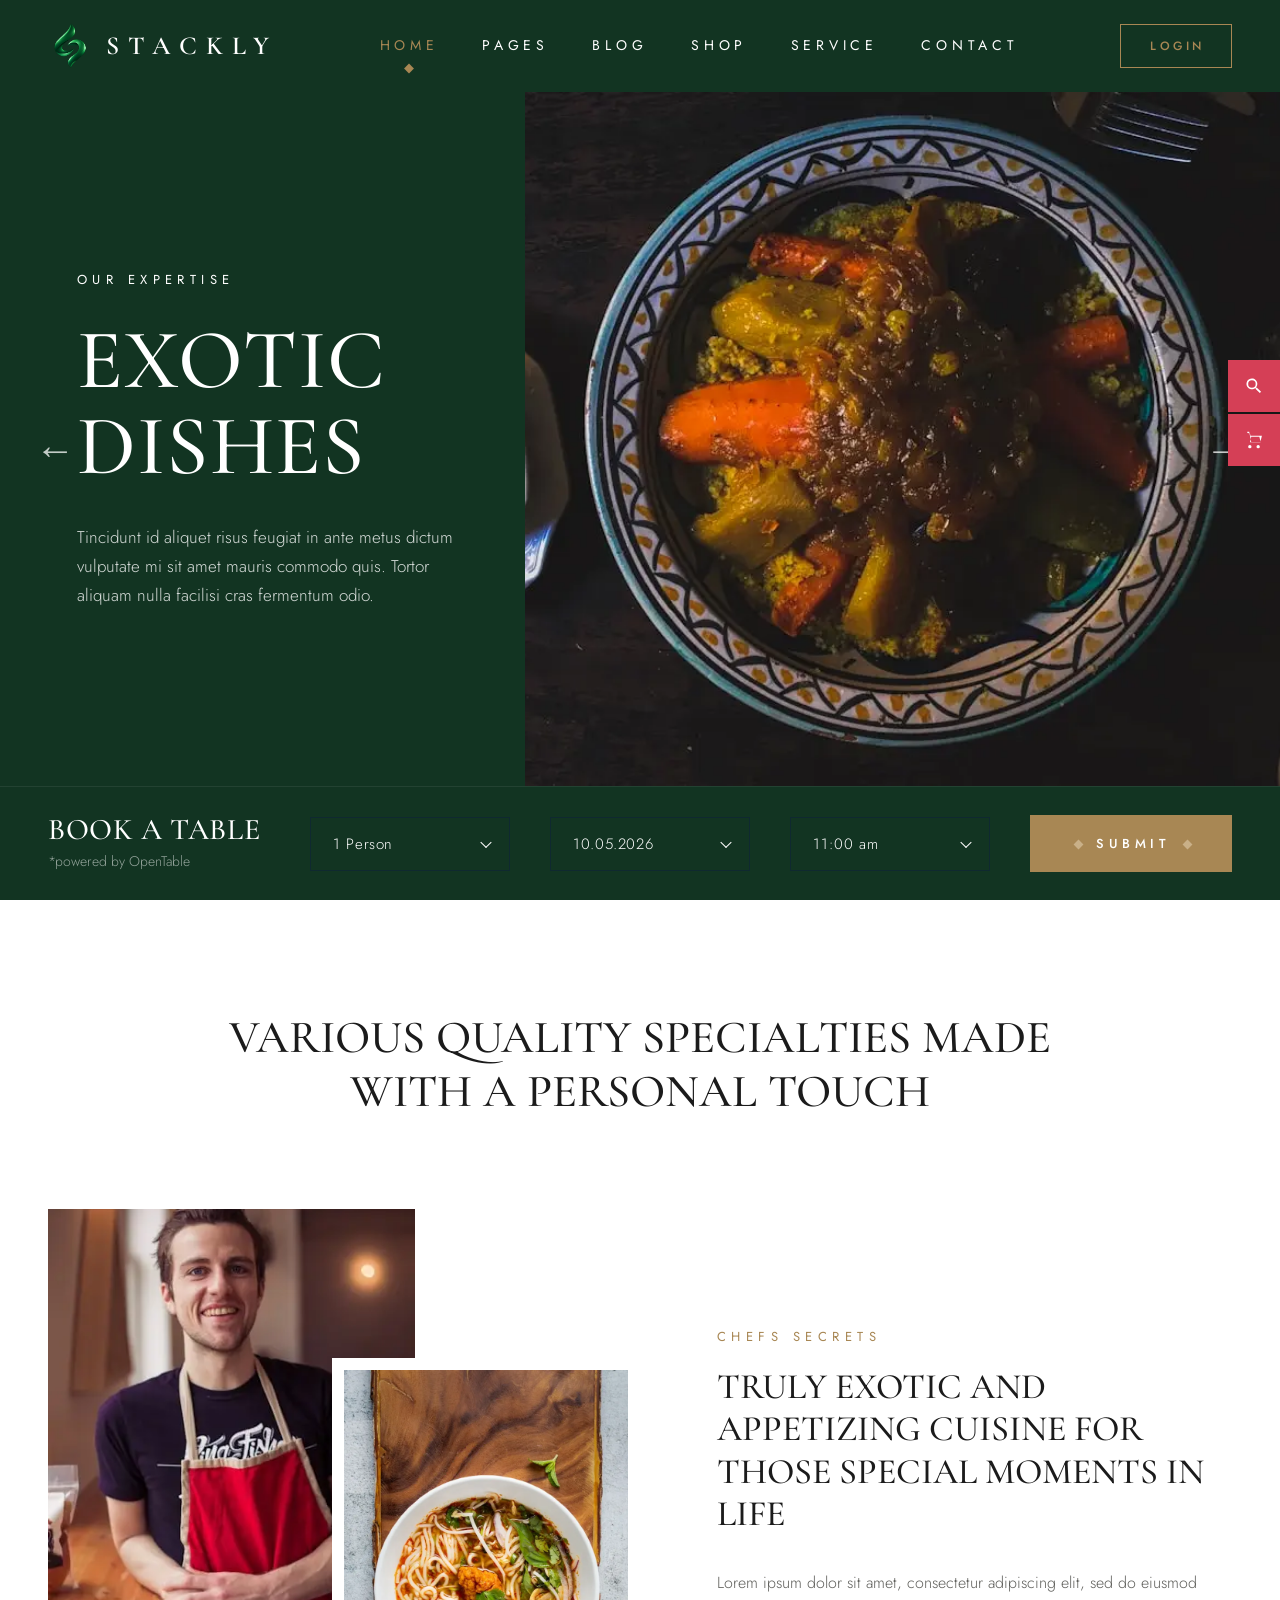
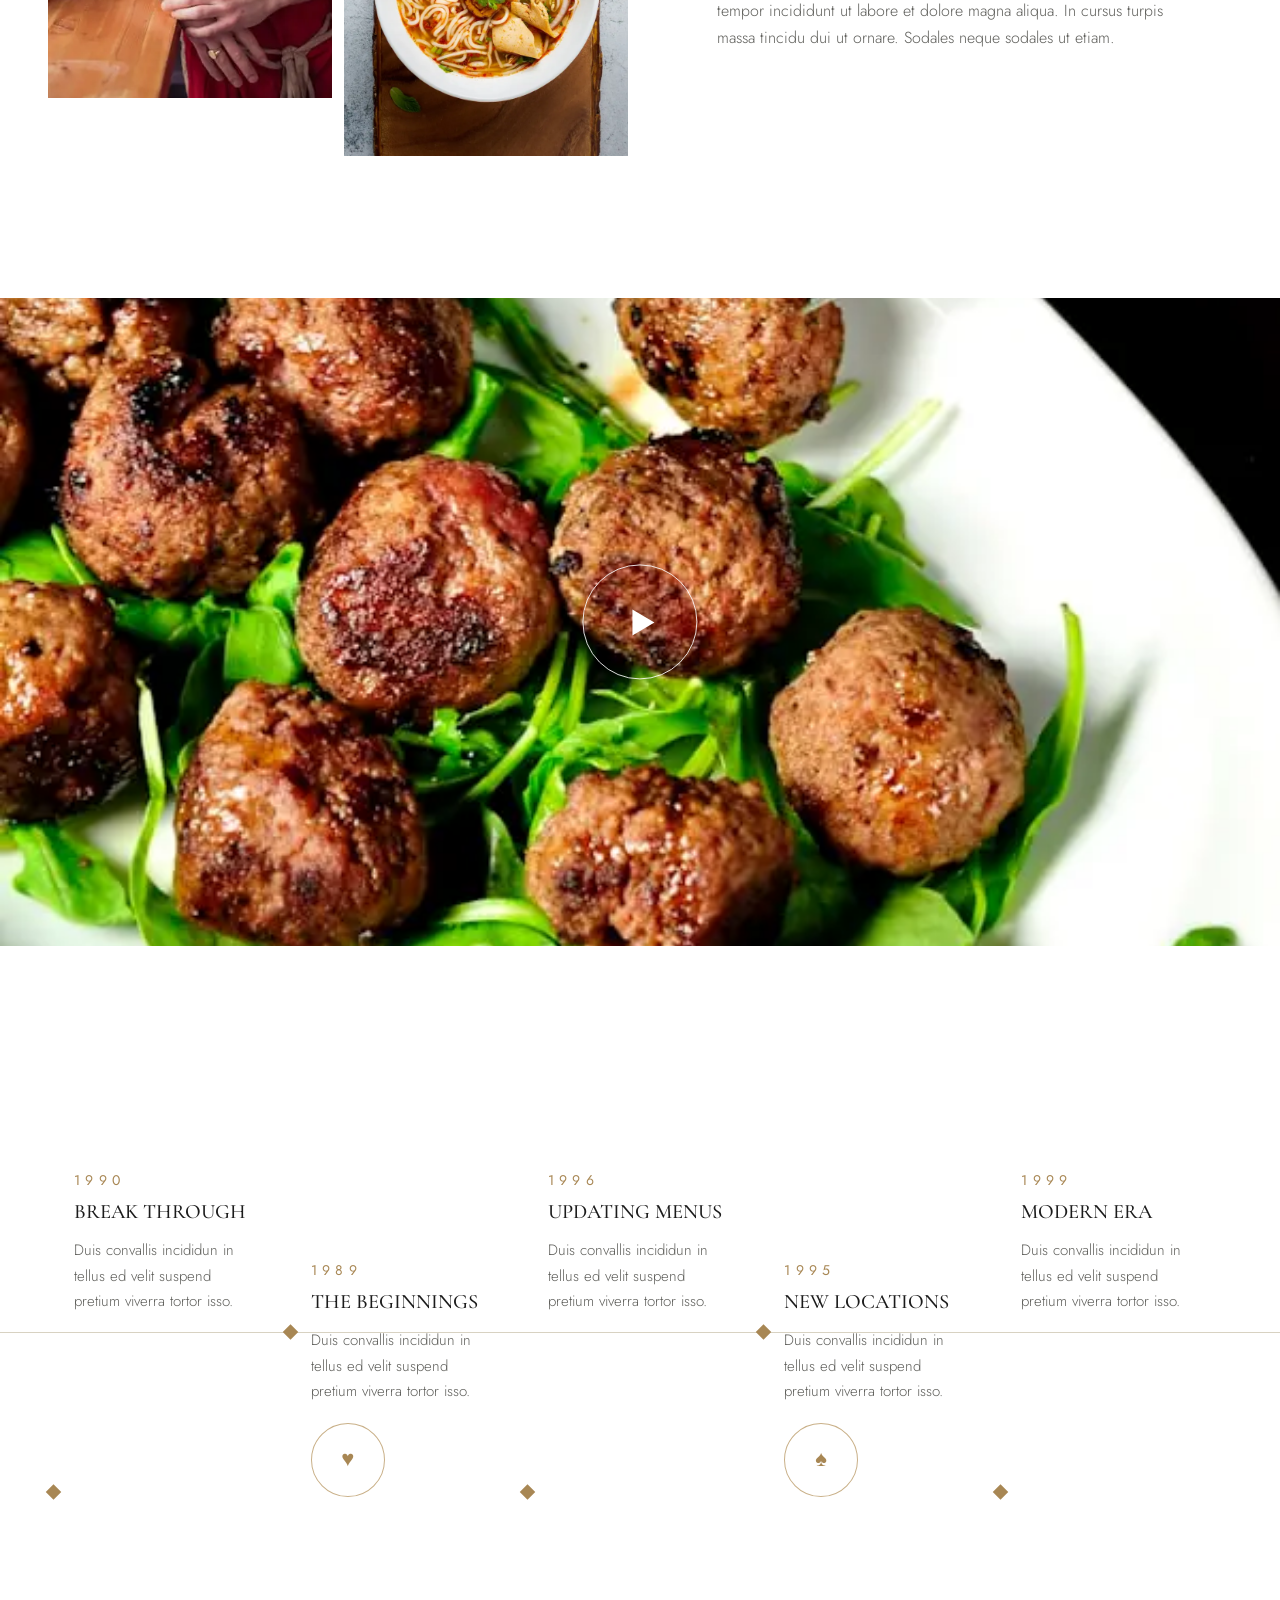
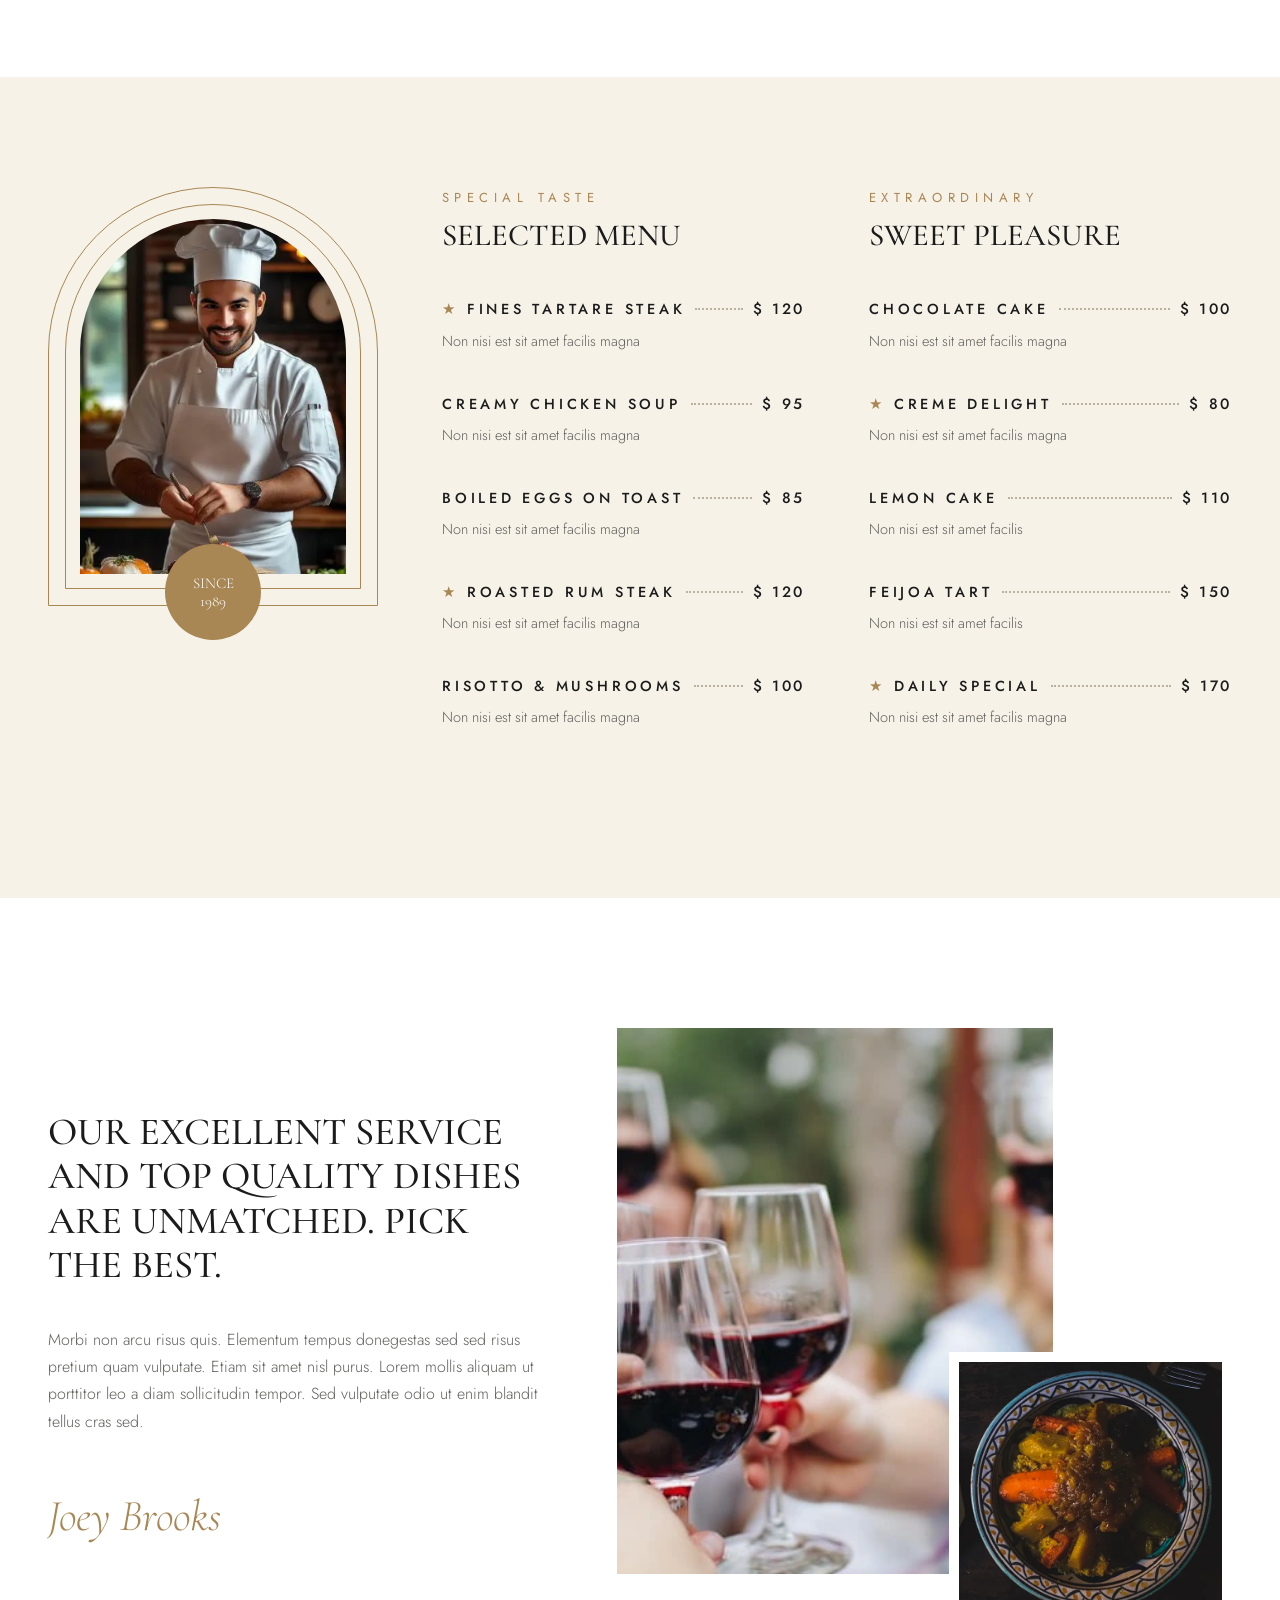
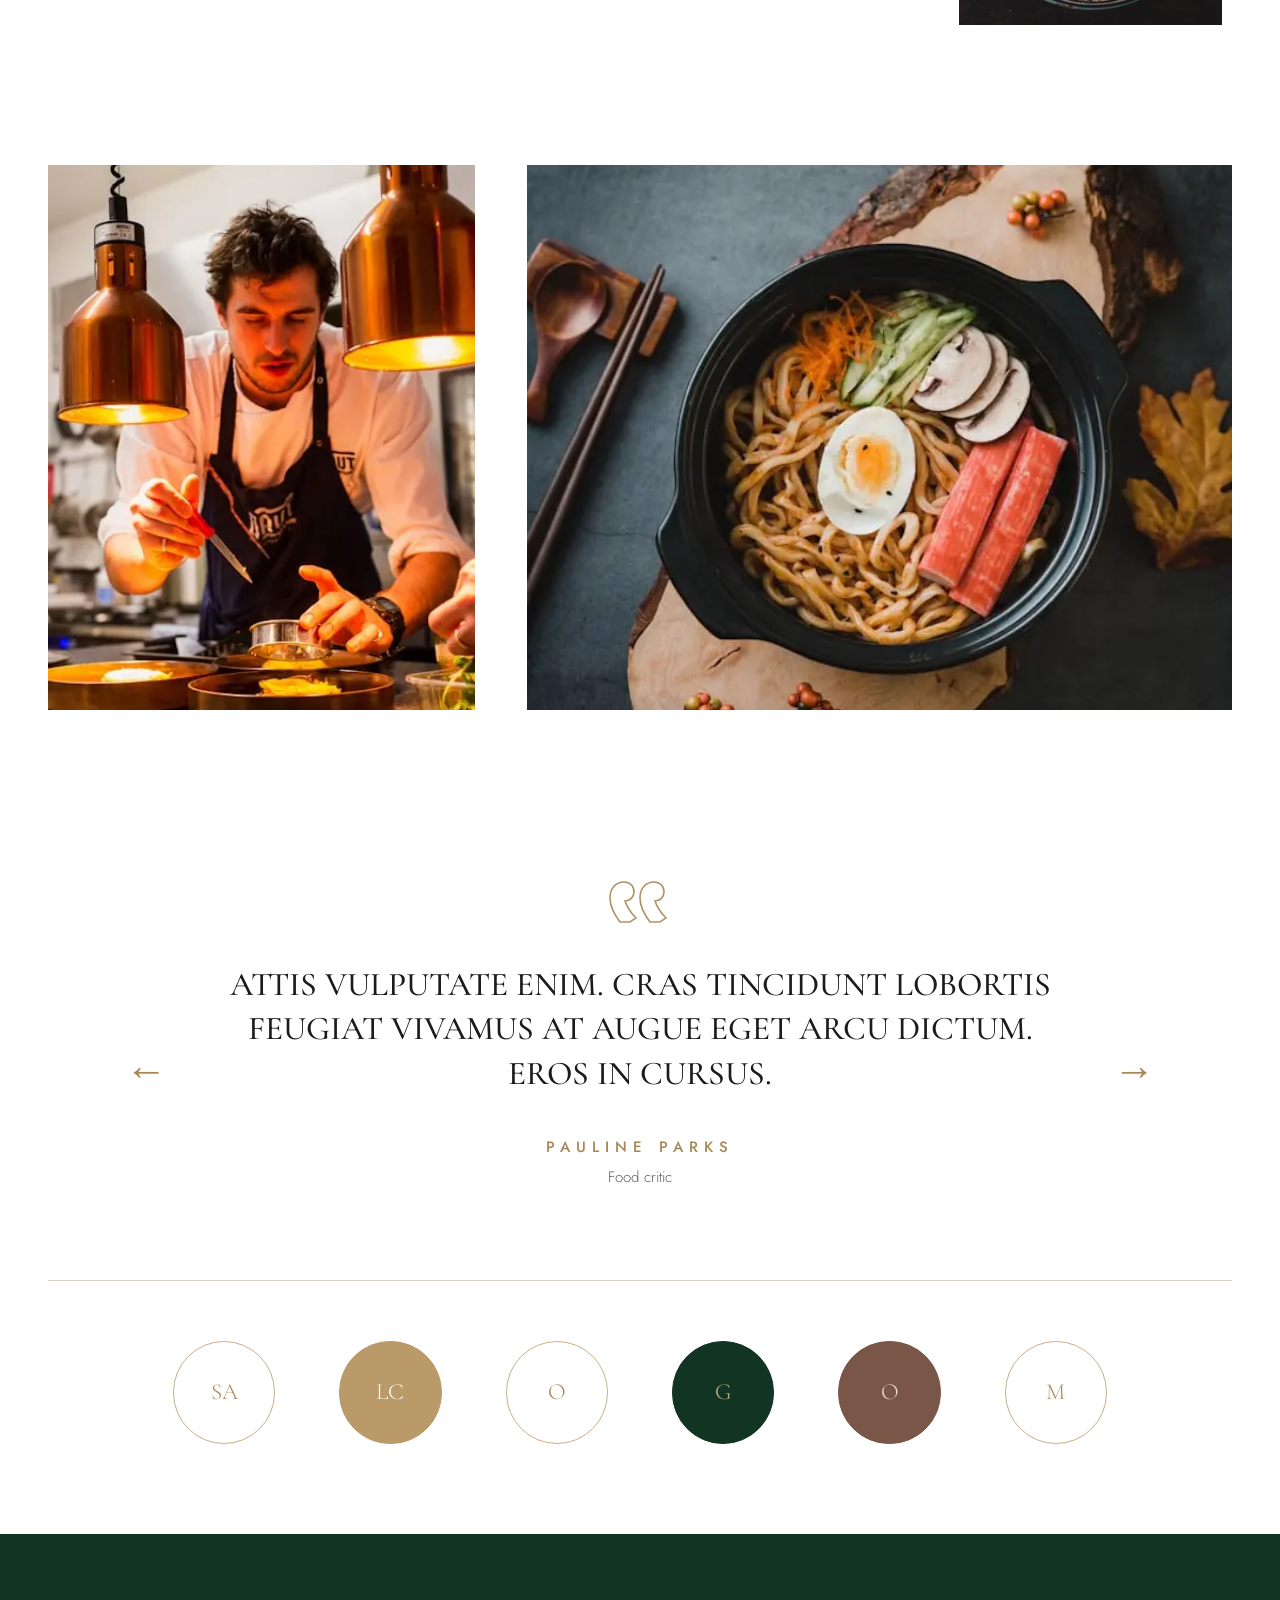
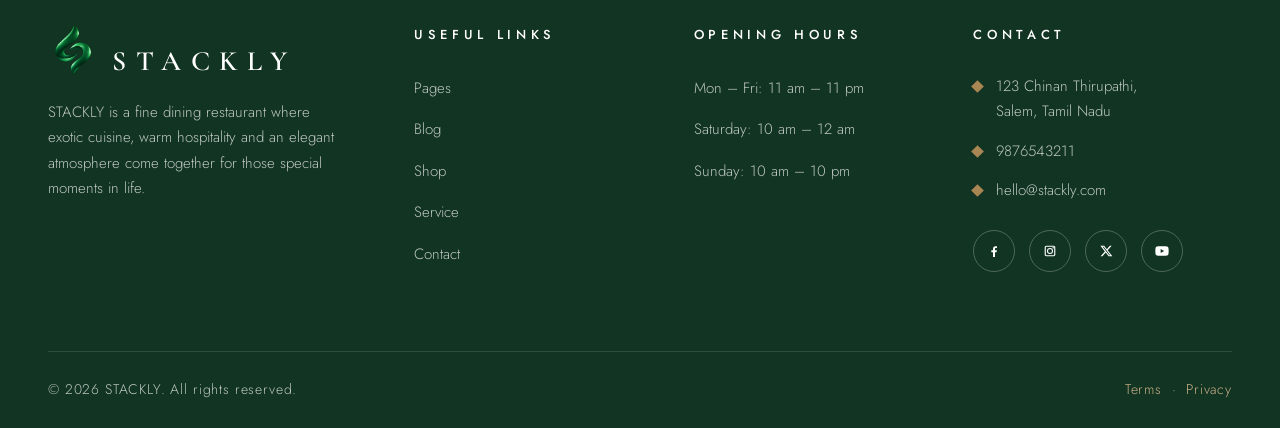
<file: index.html>
<!DOCTYPE html>
<html lang="en">
<head>
  <meta charset="UTF-8">
  <meta name="viewport" content="width=device-width, initial-scale=1.0">
  <title>Home | STACKLY</title>
  <meta name="description" content="STACKLY — fine dining restaurant. Exotic dishes, selected menu and an unforgettable experience.">
  <!-- Fonts -->
  <link rel="preconnect" href="https://fonts.googleapis.com">
  <link rel="preconnect" href="https://fonts.gstatic.com" crossorigin>
  <link href="https://fonts.googleapis.com/css2?family=Cormorant+Garamond:wght@400;500;600&family=Jost:wght@300;400;500&display=swap" rel="stylesheet">
  <!-- Styles -->
  <link rel="stylesheet" href="assets/css/style.css">
  <link rel="icon" type="image/png" href="assets/images/logo.png">
</head>
<body>
  <!-- ================= HEADER ================= -->
  <header class="site-header site-header--transparent" id="siteHeader">
    <div class="header-inner container">
      <a href="index.html" class="brand">
        <!-- Replace assets/images/logo.png with your own logo -->
        <img src="Glossy Forest Green Ribbon Emblem (1).webp" alt="STACKLY logo" class="brand-logo">
        <span class="brand-name">STACKLY</span>
      </a>
      <nav class="main-nav" id="mainNav">
        <ul>
          <li><a href="index.html" class="active">HOME</a></li>
          <li><a href="about.html">PAGES</a></li>
          <li><a href="blog.html">BLOG</a></li>
          <li><a href="shop.html">SHOP</a></li>
          <li><a href="services.html">SERVICE</a></li>

          <li><a href="contact.html">CONTACT</a></li>
          <!-- <li><a href="login.html">LOGIN</a></li> -->
        </ul>
      </nav>
      <div class="header-right">
        <!-- <a class="header-phone" href="tel:+4466789011">+44 66 789 011</a> -->
        <a class="btn-login" href="login.html">LOGIN</a>
        <button class="hamburger" id="hamburger" aria-label="Toggle navigation">
          <span></span><span></span><span></span>
        </button>
      </div>
    </div>
  </header>
  <!-- ================= HERO (screenshot 1) ================= -->
  <section class="hero">
    <div class="hero-main">
      <div class="hero-content">
        <div class="hero-slide active">
          <span class="label">Our Expertise</span>
          <h1>EXOTIC<br>DISHES</h1>
          <p>Tincidunt id aliquet risus feugiat in ante metus dictum vulputate mi sit amet mauris commodo quis. Tortor aliquam nulla facilisi cras fermentum odio.</p>
        </div>
        <div class="hero-slide">
          <span class="label">Fine Dining</span>
          <h1>SELECTED<br>MENU</h1>
          <p>Non nisi est sit amet facilisis magna. Dignissim cras tincidunt lobortis feugiat vivamus at augue eget arcu dictum varius duis at consectetur.</p>
        </div>
        <div class="hero-slide">
          <span class="label">Est. 1989</span>
          <h1>STACKLY<br>RESTAURANT</h1>
          <p>Elementum tempus donegestas sed sed risus pretium quam vulputate. Etiam sit amet nisl purus mollis aliquam ut porttitor leo a diam sollicitudin.</p>
        </div>
      </div>
      <div class="hero-media">
        <img src="hero2.webp" alt="Exotic fine dining dish at STACKLY">
      </div>
      <a href="404.html" class="hero-arrow hero-arrow--prev" aria-label="Previous slide">&larr;</a>
      <a href="404.html" class="hero-arrow hero-arrow--next" aria-label="Next slide">&rarr;</a>
    </div>

    <!-- Booking bar -->
    <div class="booking-bar">
      <div class="booking-inner container">
        <div class="booking-title">
          <h3>BOOK A TABLE</h3>
          <span>*powered by OpenTable</span>
        </div>
        <div class="booking-field">
          <select aria-label="Number of people">
            <option>1 Person</option><option>2 People</option><option>3 People</option>
            <option>4 People</option><option>5 People</option><option>6+ People</option>
          </select>
        </div>
        <div class="booking-field">
          <select aria-label="Date">
            <option>10.05.2026</option><option>11.05.2026</option><option>12.05.2026</option>
            <option>13.05.2026</option><option>14.05.2026</option>
          </select>
        </div>
        <div class="booking-field">
          <select aria-label="Time">
            <option>11:00 am</option><option>12:00 pm</option><option>1:00 pm</option>
            <option>6:00 pm</option><option>7:00 pm</option><option>8:00 pm</option>
          </select>
        </div>
        <a href="404.html" class="btn-gold">SUBMIT</a>
      </div>
    </div>
  </section>

  <!-- ================= SPECIALTIES (screenshot 2) ================= -->
  <section class="specialties">
    <div class="container">
      <h2 class="specialties-heading reveal">VARIOUS QUALITY SPECIALTIES MADE<br>WITH A PERSONAL TOUCH</h2>
      <div class="specialties-grid">
        <div class="specialties-media reveal">
          <img class="img-a" src="hero10.webp" alt="Elegant table setting at STACKLY">
          <img class="img-b" src="hero11.webp" alt="Signature citrus drinks">
        </div>
        <div class="specialties-text reveal">
          <span class="label">Chefs Secrets</span>
          <h2>TRULY EXOTIC AND APPETIZING CUISINE FOR THOSE SPECIAL MOMENTS IN LIFE</h2>
          <p>Lorem ipsum dolor sit amet, consectetur adipiscing elit, sed do eiusmod tempor incididunt ut labore et dolore magna aliqua. In cursus turpis massa tincidu dui ut ornare. Sodales neque sodales ut etiam.</p>
        </div>
      </div>
    </div>
  </section>

  <!-- ================= VIDEO (screenshot 3) ================= -->
  <section class="video-section">
    <img src="hero4.webp" alt="Chef preparing a gourmet dish">
    <a href="404.html" class="play-btn" aria-label="Play video"></a>
  </section>

  <!-- ================= TIMELINE (screenshot 4) ================= -->
  <section class="timeline-section">
    <div class="container">
      <div class="timeline reveal">
        <div class="timeline-track">
          <div class="timeline-item timeline-item--top">
            <span class="year">1990</span>
            <h3>BREAK THROUGH</h3>
            <p>Duis convallis incididun in tellus ed velit suspend pretium viverra tortor isso.</p>
          </div>
          <div class="timeline-item timeline-item--bottom">
            <span class="year">1989</span>
            <h3>THE BEGINNINGS</h3>
            <p>Duis convallis incididun in tellus ed velit suspend pretium viverra tortor isso.</p>
            <div class="tl-badge"><span>&hearts;</span></div>
          </div>
          <div class="timeline-item timeline-item--top">
            <span class="year">1996</span>
            <h3>UPDATING MENUS</h3>
            <p>Duis convallis incididun in tellus ed velit suspend pretium viverra tortor isso.</p>
          </div>
          <div class="timeline-item timeline-item--bottom">
            <span class="year">1995</span>
            <h3>NEW LOCATIONS</h3>
            <p>Duis convallis incididun in tellus ed velit suspend pretium viverra tortor isso.</p>
            <div class="tl-badge"><span>&spades;</span></div>
          </div>
          <div class="timeline-item timeline-item--top">
            <span class="year">1999</span>
            <h3>MODERN ERA</h3>
            <p>Duis convallis incididun in tellus ed velit suspend pretium viverra tortor isso.</p>
          </div>
        </div>
      </div>
    </div>
  </section>

  <!-- ================= MENU (screenshot 5) ================= -->
  <section class="menu-section">
    <div class="container">
      <div class="menu-grid">
        <div class="menu-media reveal">
          <div class="arch-wrap">
            <img class="arch" src="chef.webp" alt="STACKLY chef at the grill">
          </div>
          <div class="menu-badge"><span>SINCE<br>1989</span></div>
        </div>
        <div class="menu-col reveal">
          <span class="label">Special Taste</span>
          <h2>SELECTED MENU</h2>
          <div class="menu-item">
            <div class="mi-row"><span class="mi-name"><span class="star">&#9733;</span>FINES TARTARE STEAK</span><span class="mi-dots"></span><span class="mi-price">$ 120</span></div>
            <p class="mi-desc">Non nisi est sit amet facilis magna</p>
          </div>
          <div class="menu-item">
            <div class="mi-row"><span class="mi-name">CREAMY CHICKEN SOUP</span><span class="mi-dots"></span><span class="mi-price">$ 95</span></div>
            <p class="mi-desc">Non nisi est sit amet facilis magna</p>
          </div>
          <div class="menu-item">
            <div class="mi-row"><span class="mi-name">BOILED EGGS ON TOAST</span><span class="mi-dots"></span><span class="mi-price">$ 85</span></div>
            <p class="mi-desc">Non nisi est sit amet facilis magna</p>
          </div>
          <div class="menu-item">
            <div class="mi-row"><span class="mi-name"><span class="star">&#9733;</span>ROASTED RUM STEAK</span><span class="mi-dots"></span><span class="mi-price">$ 120</span></div>
            <p class="mi-desc">Non nisi est sit amet facilis magna</p>
          </div>
          <div class="menu-item">
            <div class="mi-row"><span class="mi-name">RISOTTO &amp; MUSHROOMS</span><span class="mi-dots"></span><span class="mi-price">$ 100</span></div>
            <p class="mi-desc">Non nisi est sit amet facilis magna</p>
          </div>
        </div>
        <div class="menu-col reveal">
          <span class="label">Extraordinary</span>
          <h2>SWEET PLEASURE</h2>
          <div class="menu-item">
            <div class="mi-row"><span class="mi-name">CHOCOLATE CAKE</span><span class="mi-dots"></span><span class="mi-price">$ 100</span></div>
            <p class="mi-desc">Non nisi est sit amet facilis magna</p>
          </div>
          <div class="menu-item">
            <div class="mi-row"><span class="mi-name"><span class="star">&#9733;</span>CREME DELIGHT</span><span class="mi-dots"></span><span class="mi-price">$ 80</span></div>
            <p class="mi-desc">Non nisi est sit amet facilis magna</p>
          </div>
          <div class="menu-item">
            <div class="mi-row"><span class="mi-name">LEMON CAKE</span><span class="mi-dots"></span><span class="mi-price">$ 110</span></div>
            <p class="mi-desc">Non nisi est sit amet facilis</p>
          </div>
          <div class="menu-item">
            <div class="mi-row"><span class="mi-name">FEIJOA TART</span><span class="mi-dots"></span><span class="mi-price">$ 150</span></div>
            <p class="mi-desc">Non nisi est sit amet facilis</p>
          </div>
          <div class="menu-item">
            <div class="mi-row"><span class="mi-name"><span class="star">&#9733;</span>DAILY SPECIAL</span><span class="mi-dots"></span><span class="mi-price">$ 170</span></div>
            <p class="mi-desc">Non nisi est sit amet facilis magna</p>
          </div>
        </div>
      </div>
    </div>
  </section>

  <!-- ================= SERVICE / ABOUT SPLIT (screenshot 6) ================= -->
  <section class="service-section">
    <div class="container">
      <div class="service-grid">
        <div class="service-text reveal">
          <h2>OUR EXCELLENT SERVICE AND TOP QUALITY DISHES ARE UNMATCHED. PICK THE BEST.</h2>
          <p>Morbi non arcu risus quis. Elementum tempus donegestas sed sed risus pretium quam vulputate. Etiam sit amet nisl purus. Lorem mollis aliquam ut porttitor leo a diam sollicitudin tempor. Sed vulputate odio ut enim blandit tellus cras sed.</p>
          <div class="signature">Joey Brooks</div>
        </div>
        <div class="service-media reveal">
          <img class="img-a" src="hero13.webp" alt="STACKLY chef cooking over open flame">
          <img class="img-b" src="hero2.webp" alt="Artistic gourmet plating">
        </div>
      </div>
    </div>
  </section>

  <!-- ================= GALLERY (screenshot 7) ================= -->
  <section class="gallery-section">
    <div class="container">
      <div class="gallery-grid">
        <figure class="reveal"><img class="tall" src="hero9.webp" alt="Signature orange cocktail"></figure>
        <figure class="reveal"><img class="wide" src="hero8.webp" alt="Private banquet hall at STACKLY"></figure>
      </div>
    </div>
  </section>

  <!-- ================= TESTIMONIALS + PARTNERS (screenshot 8) ================= -->
  <section class="testimonial-section">
    <div class="container">
      <svg class="quote-mark" viewBox="0 0 64 44" fill="none" stroke="#a88754" stroke-width="1.6">
        <path d="M12 42 C6 34 2 26 2 18 C2 8 8 2 16 2 C22 2 26 6 26 12 C26 17 22 21 17 21 C19 27 23 33 28 38 L22 42 Z"/>
        <path d="M42 42 C36 34 32 26 32 18 C32 8 38 2 46 2 C52 2 56 6 56 12 C56 17 52 21 47 21 C49 27 53 33 58 38 L52 42 Z"/>
      </svg>
      <div class="testimonial-viewport">
        <div class="testimonial-slide active">
          <blockquote>ATTIS VULPUTATE ENIM. CRAS TINCIDUNT LOBORTIS FEUGIAT VIVAMUS AT AUGUE EGET ARCU DICTUM. EROS IN CURSUS.</blockquote>
          <div class="testimonial-author">
            <div class="name">PAULINE PARKS</div>
            <div class="role">Food critic</div>
          </div>
        </div>
        <div class="testimonial-slide">
          <blockquote>INTEGER VITAE JUSTO EGET MAGNA FERMENTUM IACULIS. MAURIS COMMODO QUIS IMPERDIET MASSA TINCIDUNT NUNC PULVINAR SAPIEN.</blockquote>
          <div class="testimonial-author">
            <div class="name">DANIEL CROSS</div>
            <div class="role">Michelin inspector</div>
          </div>
        </div>
        <div class="testimonial-slide">
          <blockquote>SED EUISMOD NISI PORTA LOREM MOLLIS ALIQUAM UT PORTTITOR LEO. ID VELIT UT TORTOR PRETium VIVERRA SUSPENDISSE POTENTI.</blockquote>
          <div class="testimonial-author">
            <div class="name">AMELIA STONE</div>
            <div class="role">Gastronomy blogger</div>
          </div>
        </div>
        <a href="#" class="testimonial-arrow testimonial-arrow--prev" aria-label="Previous testimonial">&larr;</a>
        <a href="#" class="testimonial-arrow testimonial-arrow--next" aria-label="Next testimonial">&rarr;</a>
      </div>
      <div class="partners reveal">
        <a href="404.html" class="partner-badge">SA</a>
        <a href="404.html" class="partner-badge partner-badge--fill">LC</a>
        <a href="404.html" class="partner-badge">O</a>
        <a href="404.html" class="partner-badge partner-badge--dark">G</a>
        <a href="404.html" class="partner-badge partner-badge--brown">O</a>
        <a href="404.html" class="partner-badge">M</a>
      </div>
    </div>
  </section>
  <!-- ================= FOOTER ================= -->
  <footer class="site-footer">
    <div class="container">
      <div class="footer-top">
        <div class="footer-brand">
<a href="index.html" class="brand">
        <!-- Replace assets/images/logo.png with your own logo -->
        <img src="Glossy Forest Green Ribbon Emblem (1).webp" alt="STACKLY logo" class="brand-logo">
        <span class="brand-name">STACKLY</span>
      </a>         <p>STACKLY is a fine dining restaurant where exotic cuisine, warm hospitality and an elegant atmosphere come together for those special moments in life.</p>
        </div>
        <div class="footer-col">
          <h4>Useful Links</h4>
         <ul>
          <li><a href="about.html">Pages</a></li>
          <li><a href="blog.html">Blog</a></li>
          <li><a href="shop.html">Shop</a></li>
          <li><a href="services.html">Service</a></li>
          <li><a href="contact.html">Contact </a></li>
        </ul>
        </div>
        <div class="footer-col">
          <h4>Opening Hours</h4>
          <ul>
            <li><a href="404.html">Mon – Fri: 11 am – 11 pm</a></li>
            <li><a href="404.html">Saturday: 10 am – 12 am</a></li>
            <li><a href="404.html">Sunday: 10 am – 10 pm</a></li>
          </ul>
        </div>
        <div class="footer-col">
          <h4>Contact</h4>
          <ul class="footer-contact">
            <li><span class="diamond"></span><span>123 Chinan Thirupathi,<br>Salem, Tamil Nadu</span></li>
            <li><span class="diamond"></span><a href="tel:+4466789011">9876543211</a></li>
            <li><span class="diamond"></span><a href="mailto:hello@stackly.com">hello@stackly.com</a></li>
          </ul>
        <div class="socials">
          <a href="404.html" aria-label="Facebook"><svg viewBox="0 0 24 24"><path d="M13.5 21v-7h2.4l.4-3h-2.8V9.1c0-.9.3-1.5 1.6-1.5h1.3V4.9c-.3 0-1.2-.1-2.2-.1-2.2 0-3.7 1.3-3.7 3.8V11H8v3h2.5v7h3z"/></svg></a>
          <a href="404.html" aria-label="Instagram"><svg viewBox="0 0 24 24"><path d="M12 7.4A4.6 4.6 0 1 0 12 16.6 4.6 4.6 0 0 0 12 7.4zm0 7.6A3 3 0 1 1 12 9a3 3 0 0 1 0 6zm5.9-7.8a1.1 1.1 0 1 1-2.2 0 1.1 1.1 0 0 1 2.2 0zM17.4 4c1.4 0 2.6 1.2 2.6 2.6v10.8c0 1.4-1.2 2.6-2.6 2.6H6.6C5.2 20 4 18.8 4 17.4V6.6C4 5.2 5.2 4 6.6 4h10.8zm0 1.7H6.6c-.5 0-.9.4-.9.9v10.8c0 .5.4.9.9.9h10.8c.5 0 .9-.4.9-.9V6.6c0-.5-.4-.9-.9-.9z"/></svg></a>
          <a href="404.html" aria-label="X"><svg viewBox="0 0 24 24"><path d="M17.8 4h2.7l-6 6.9L21.5 20h-5.6l-4.3-5.7L6.6 20H3.9l6.4-7.4L3.6 4h5.7l3.9 5.2L17.8 4zm-1 14.3h1.5L8.5 5.6H6.9l9.9 12.7z"/></svg></a>
          <a href="404.html" aria-label="YouTube"><svg viewBox="0 0 24 24"><path d="M21.6 7.2a2.5 2.5 0 0 0-1.8-1.8C18.2 5 12 5 12 5s-6.2 0-7.8.4A2.5 2.5 0 0 0 2.4 7.2 26 26 0 0 0 2 12a26 26 0 0 0 .4 4.8 2.5 2.5 0 0 0 1.8 1.8C5.8 19 12 19 12 19s6.2 0 7.8-.4a2.5 2.5 0 0 0 1.8-1.8A26 26 0 0 0 22 12a26 26 0 0 0-.4-4.8zM10 15V9l5.2 3L10 15z"/></svg></a>
        </div>
        </div>
      </div>
      <div class="footer-bottom">
        <span>&copy; <span id="year"></span> STACKLY. All rights reserved.</span>
        <span><a href="404.html">Terms</a> &nbsp;&middot;&nbsp; <a href="404.html">Privacy</a></span>
      </div>
    </div>
  </footer>

  <!-- Side tools (as seen in screenshots) + back to top -->
  <div class="side-tools">
    <a href="404.html" aria-label="Search"><svg viewBox="0 0 24 24"><path d="M15.5 14h-.8l-.3-.3a6.5 6.5 0 1 0-.7.7l.3.3v.8l5 5 1.5-1.5-5-5zm-6 0a4.5 4.5 0 1 1 0-9 4.5 4.5 0 0 1 0 9z"/></svg></a>
    <a href="404.html" aria-label="Cart"><svg viewBox="0 0 24 24"><path d="M7 18a2 2 0 1 0 0 4 2 2 0 0 0 0-4zm10 0a2 2 0 1 0 0 4 2 2 0 0 0 0-4zM7.2 14.6l.1-.4L8.7 8h9.7l1.3 5.2.2 1.4H7.2zM7.6 6 7 3.8 4 3.5V2h2.2l2.6 13h10.7l2-8H7.6z"/></svg></a>
  </div>
  <button id="toTop" aria-label="Back to top">&uarr;</button>

  <script src="assets/js/script.js"></script>
</body>
</html>
</file>
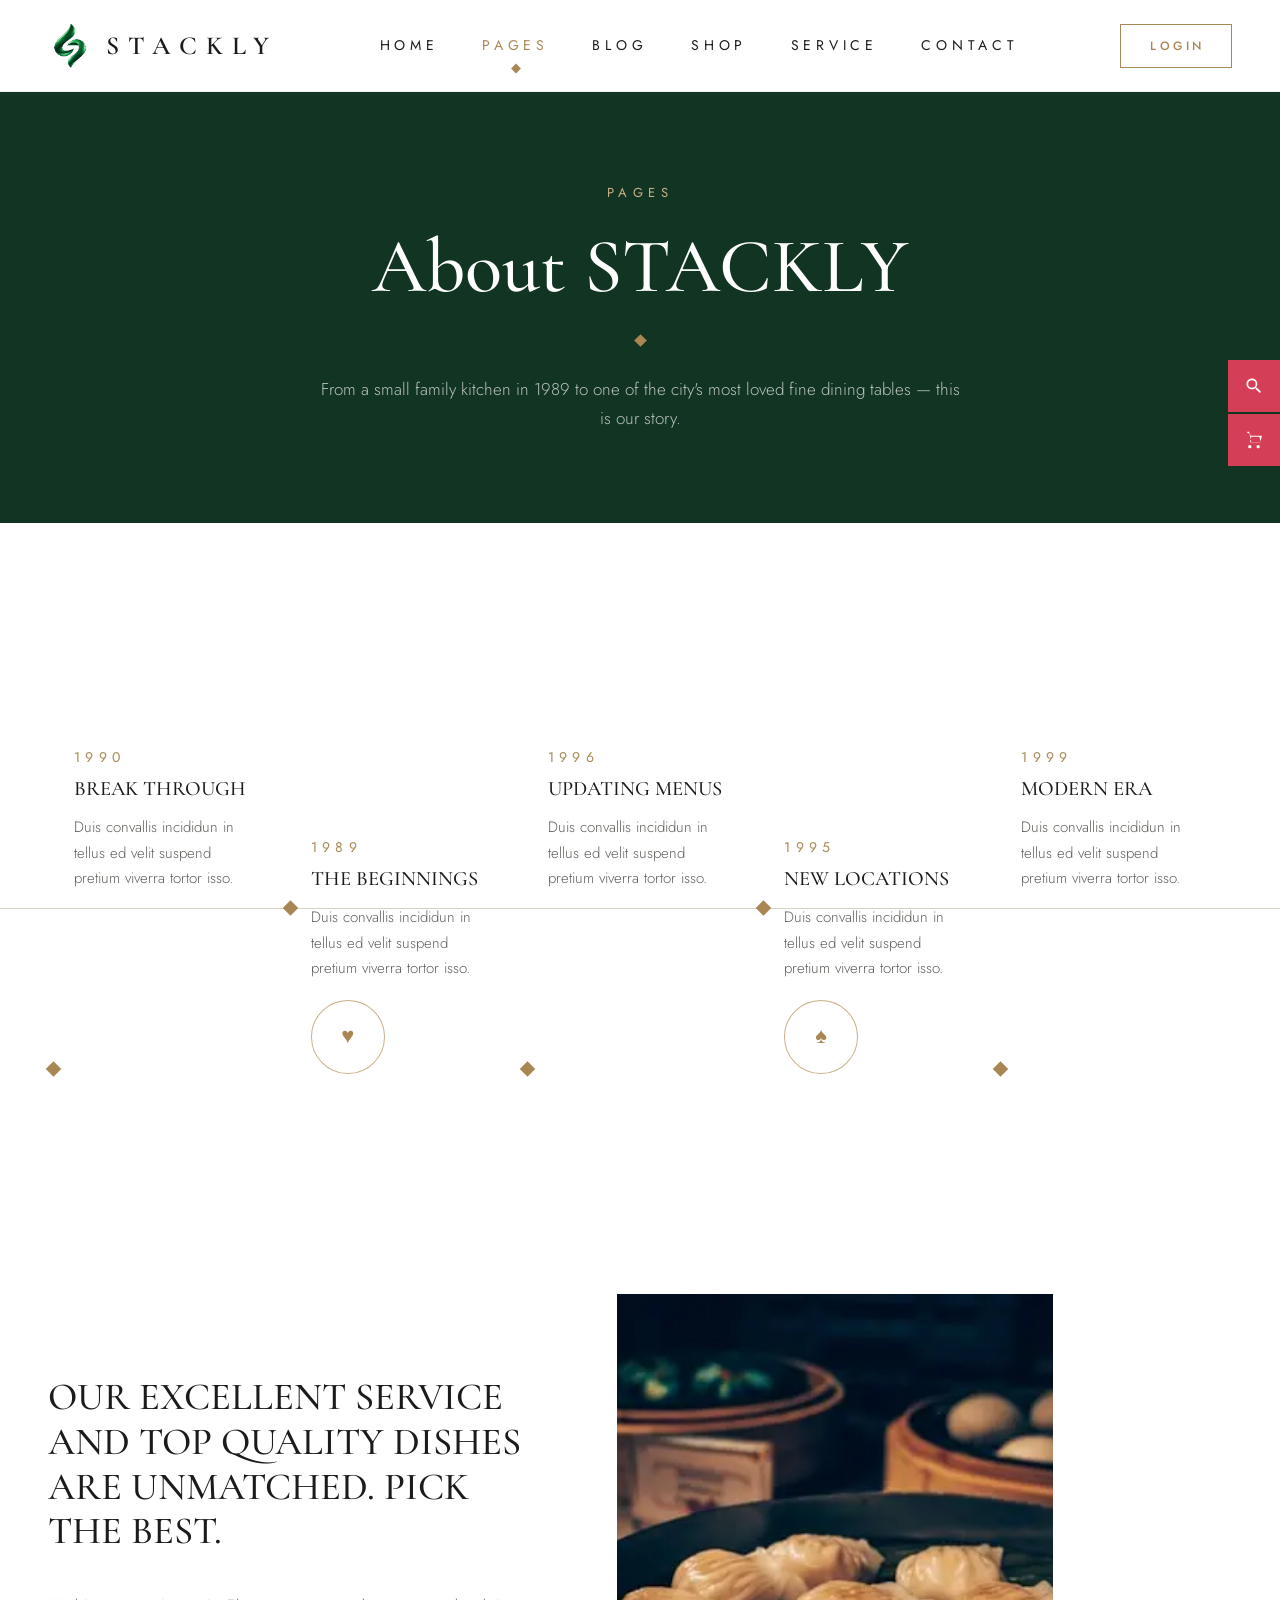
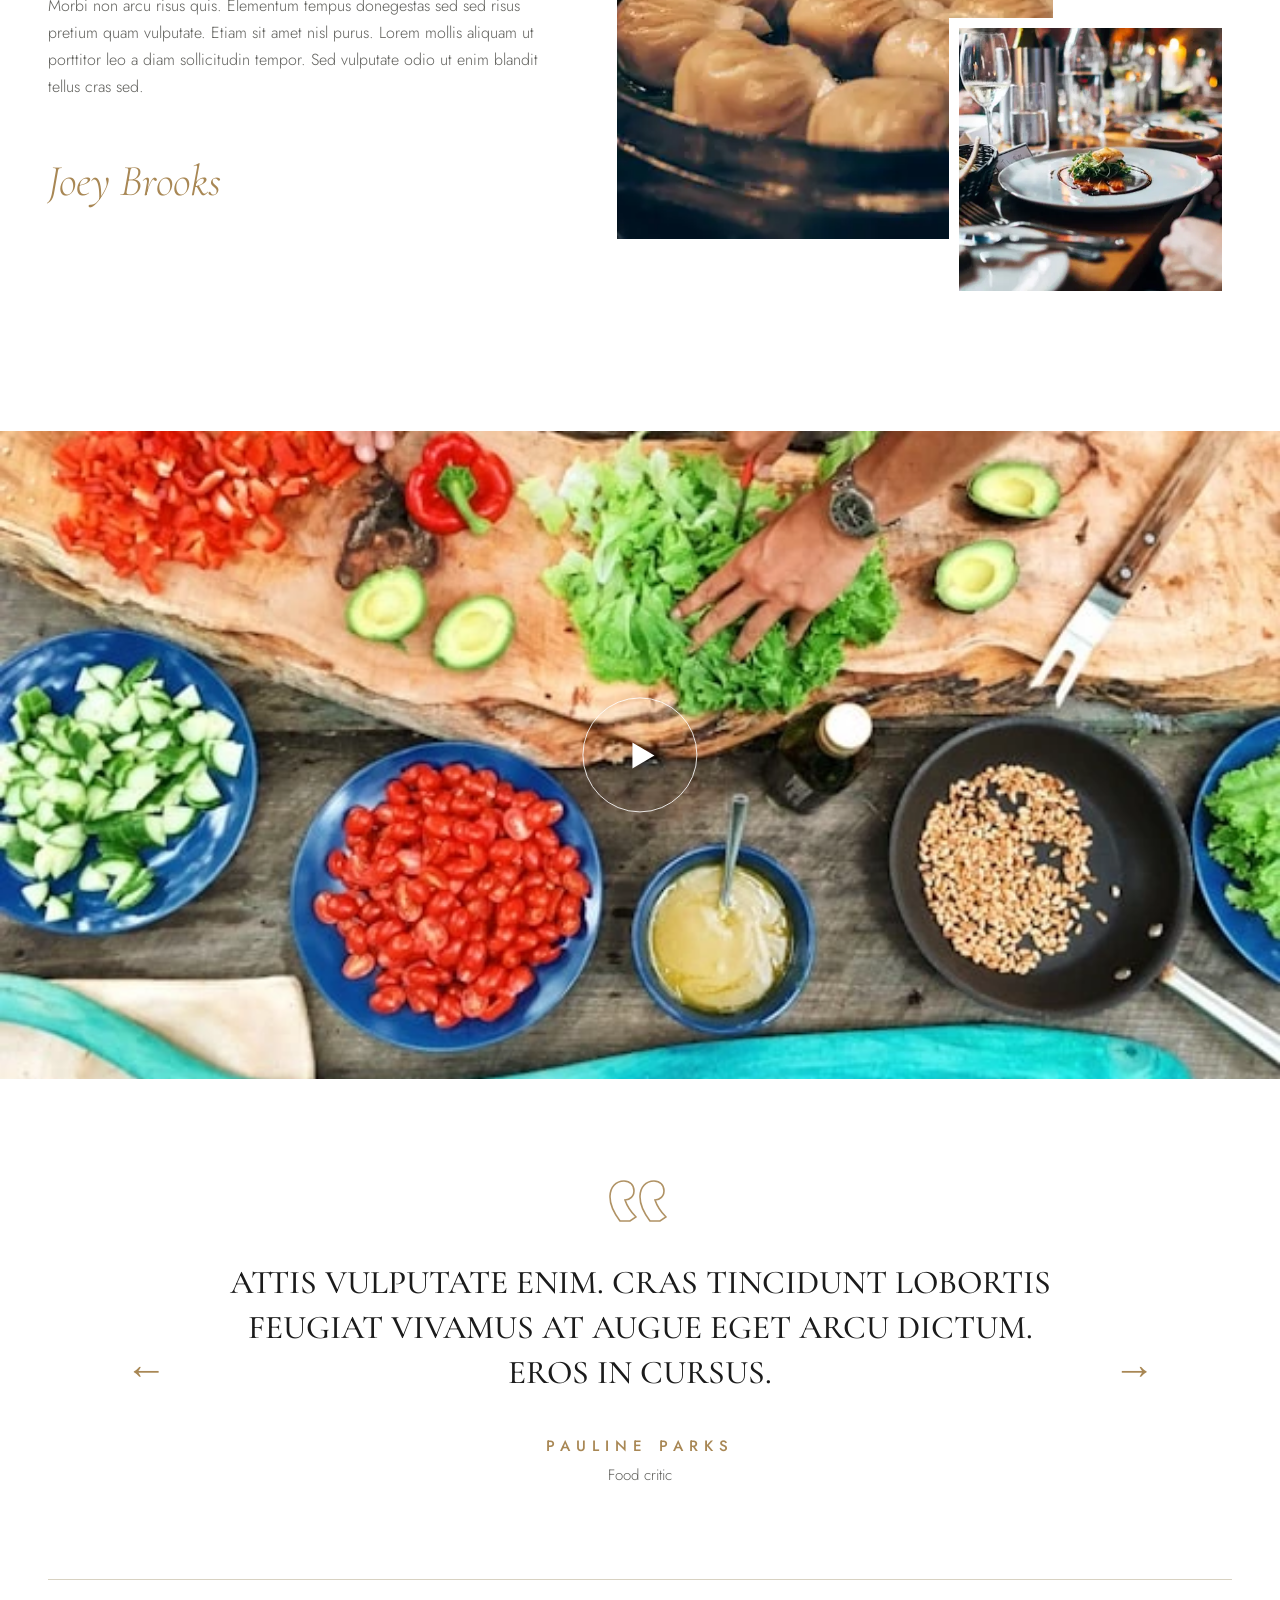
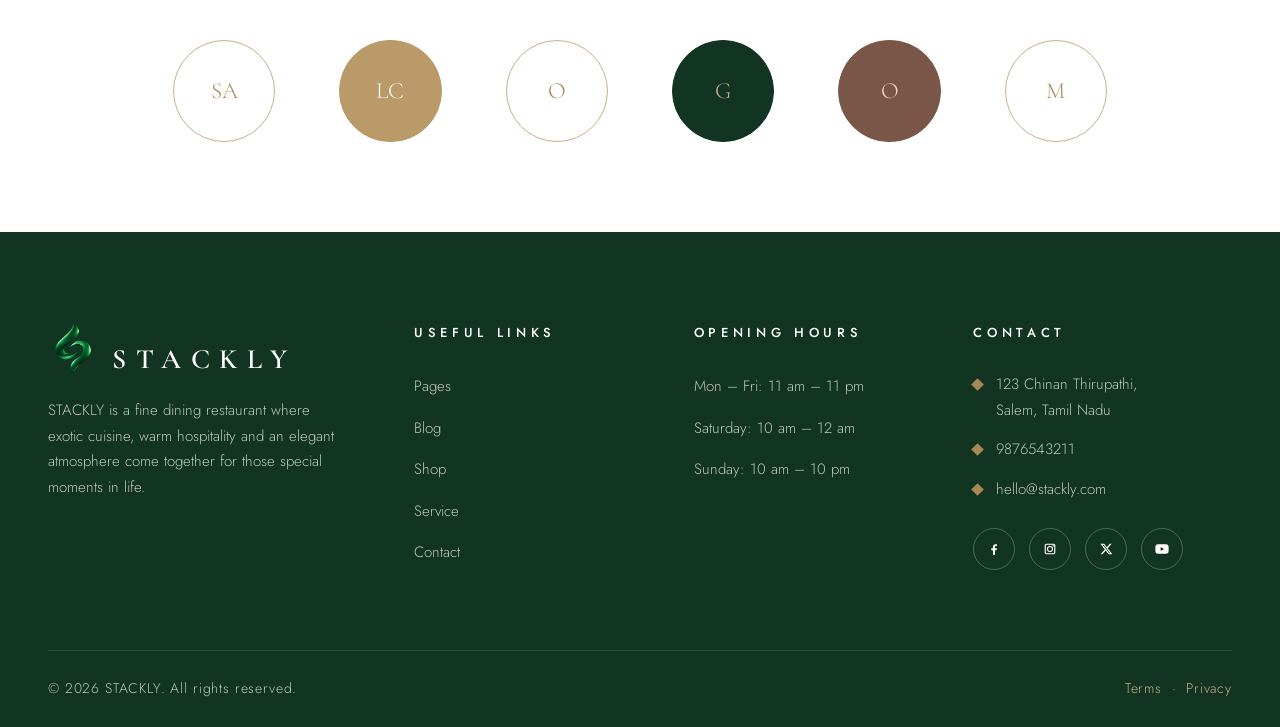
<file: about.html>
<!DOCTYPE html>
<html lang="en">
<head>
  <meta charset="UTF-8">
  <meta name="viewport" content="width=device-width, initial-scale=1.0">
  <title>About | STACKLY</title>
  <meta name="description" content="STACKLY — fine dining restaurant. Exotic dishes, selected menu and an unforgettable experience.">
  <!-- Fonts -->
  <link rel="preconnect" href="https://fonts.googleapis.com">
  <link rel="preconnect" href="https://fonts.gstatic.com" crossorigin>
  <link href="https://fonts.googleapis.com/css2?family=Cormorant+Garamond:wght@400;500;600&family=Jost:wght@300;400;500&display=swap" rel="stylesheet">
  <!-- Styles -->
  <link rel="stylesheet" href="assets/css/style.css">
  <link rel="icon" type="image/png" href="assets/images/logo.png">
</head>
<body>
  <!-- ================= HEADER ================= -->
  <header class="site-header" id="siteHeader">
    <div class="header-inner container">
      <a href="index.html" class="brand">
        <!-- Replace assets/images/logo.png with your own logo -->
        <img src="Glossy Forest Green Ribbon Emblem (1).webp" alt="STACKLY logo" class="brand-logo">
        <span class="brand-name">STACKLY</span>
      </a>
      <nav class="main-nav" id="mainNav">
          <ul>
          <li><a href="index.html">HOME</a></li>
          <li><a href="about.html"class="active">PAGES</a></li>
          <li><a href="blog.html">BLOG</a></li>
          <li><a href="shop.html">SHOP</a></li>
          <li><a href="services.html">SERVICE</a></li>

          <li><a href="contact.html">CONTACT</a></li>
          <!-- <li><a href="login.html">LOGIN</a></li> -->
        </ul>
      </nav>
      <div class="header-right">
        <!-- <a class="header-phone" href="tel:+4466789011">+44 66 789 011</a> -->
        <a class="btn-login" href="login.html">LOGIN</a>
        <button class="hamburger" id="hamburger" aria-label="Toggle navigation">
          <span></span><span></span><span></span>
        </button>
      </div>
    </div>
  </header>
  <!-- ================= PAGE HERO ================= -->
  <section class="page-hero">
    <div class="container">
      <span class="label">Pages</span>
      <h1>About STACKLY</h1>
      <span class="diamond"></span>
      <p class="lead">From a small family kitchen in 1989 to one of the city's most loved fine dining tables — this is our story.</p>
    </div>
  </section>

  <!-- ================= TIMELINE ================= -->
  <section class="timeline-section">
    <div class="container">
      <div class="timeline reveal">
        <div class="timeline-track">
          <div class="timeline-item timeline-item--top">
            <span class="year">1990</span>
            <h3>BREAK THROUGH</h3>
            <p>Duis convallis incididun in tellus ed velit suspend pretium viverra tortor isso.</p>
          </div>
          <div class="timeline-item timeline-item--bottom">
            <span class="year">1989</span>
            <h3>THE BEGINNINGS</h3>
            <p>Duis convallis incididun in tellus ed velit suspend pretium viverra tortor isso.</p>
            <div class="tl-badge"><span>&hearts;</span></div>
          </div>
          <div class="timeline-item timeline-item--top">
            <span class="year">1996</span>
            <h3>UPDATING MENUS</h3>
            <p>Duis convallis incididun in tellus ed velit suspend pretium viverra tortor isso.</p>
          </div>
          <div class="timeline-item timeline-item--bottom">
            <span class="year">1995</span>
            <h3>NEW LOCATIONS</h3>
            <p>Duis convallis incididun in tellus ed velit suspend pretium viverra tortor isso.</p>
            <div class="tl-badge"><span>&spades;</span></div>
          </div>
          <div class="timeline-item timeline-item--top">
            <span class="year">1999</span>
            <h3>MODERN ERA</h3>
            <p>Duis convallis incididun in tellus ed velit suspend pretium viverra tortor isso.</p>
          </div>
        </div>
      </div>
    </div>
  </section>

  <!-- ================= SERVICE / STORY SPLIT ================= -->
  <section class="service-section" style="padding-top: 40px;">
    <div class="container">
      <div class="service-grid">
        <div class="service-text reveal">
          <h2>OUR EXCELLENT SERVICE AND TOP QUALITY DISHES ARE UNMATCHED. PICK THE BEST.</h2>
          <p>Morbi non arcu risus quis. Elementum tempus donegestas sed sed risus pretium quam vulputate. Etiam sit amet nisl purus. Lorem mollis aliquam ut porttitor leo a diam sollicitudin tempor. Sed vulputate odio ut enim blandit tellus cras sed.</p>
          <div class="signature">Joey Brooks</div>
        </div>
        <div class="service-media reveal">
          <img class="img-a" src="hero7.webp" alt="STACKLY chef cooking over open flame">
          <img class="img-b" src="hero6 (1).webp" alt="Artistic gourmet plating">
        </div>
      </div>
    </div>
  </section>

  <!-- ================= VIDEO ================= -->
  <section class="video-section">
    <img src="hero12.webp" alt="Chef preparing a gourmet dish">
    <a href="404.html" class="play-btn" aria-label="Play video"></a>
  </section>

  <!-- ================= STATS STRIP ================= -->
  <section class="testimonial-section" style="padding-top: 100px;">
    <div class="container">
      <svg class="quote-mark" viewBox="0 0 64 44" fill="none" stroke="#a88754" stroke-width="1.6">
        <path d="M12 42 C6 34 2 26 2 18 C2 8 8 2 16 2 C22 2 26 6 26 12 C26 17 22 21 17 21 C19 27 23 33 28 38 L22 42 Z"/>
        <path d="M42 42 C36 34 32 26 32 18 C32 8 38 2 46 2 C52 2 56 6 56 12 C56 17 52 21 47 21 C49 27 53 33 58 38 L52 42 Z"/>
      </svg>
      <div class="testimonial-viewport">
        <div class="testimonial-slide active">
          <blockquote>ATTIS VULPUTATE ENIM. CRAS TINCIDUNT LOBORTIS FEUGIAT VIVAMUS AT AUGUE EGET ARCU DICTUM. EROS IN CURSUS.</blockquote>
          <div class="testimonial-author">
            <div class="name">PAULINE PARKS</div>
            <div class="role">Food critic</div>
          </div>
        </div>
        <div class="testimonial-slide">
          <blockquote>SED EUISMOD NISI PORTA LOREM MOLLIS ALIQUAM UT PORTTITOR LEO. ID VELIT UT TORTOR PRETium VIVERRA SUSPENDISSE POTENTI.</blockquote>
          <div class="testimonial-author">
            <div class="name">AMELIA STONE</div>
            <div class="role">Gastronomy blogger</div>
          </div>
        </div>
        <a href="#" class="testimonial-arrow testimonial-arrow--prev" aria-label="Previous testimonial">&larr;</a>
        <a href="#" class="testimonial-arrow testimonial-arrow--next" aria-label="Next testimonial">&rarr;</a>
      </div>
      <div class="partners reveal">
        <a href="404.html" class="partner-badge">SA</a>
        <a href="404.html" class="partner-badge partner-badge--fill">LC</a>
        <a href="404.html" class="partner-badge">O</a>
        <a href="404.html" class="partner-badge partner-badge--dark">G</a>
        <a href="404.html" class="partner-badge partner-badge--brown">O</a>
        <a href="404.html" class="partner-badge">M</a>
      </div>
    </div>
  </section>
  <!-- ================= FOOTER ================= -->
  <footer class="site-footer">
   <div class="container">
      <div class="footer-top">
        <div class="footer-brand">
<a href="index.html" class="brand">
        <!-- Replace assets/images/logo.png with your own logo -->
        <img src="Glossy Forest Green Ribbon Emblem (1).webp" alt="STACKLY logo" class="brand-logo">
        <span class="brand-name">STACKLY</span>
      </a>         <p>STACKLY is a fine dining restaurant where exotic cuisine, warm hospitality and an elegant atmosphere come together for those special moments in life.</p>
        </div>
        <div class="footer-col">
          <h4>Useful Links</h4>
          <ul>
          <li><a href="about.html">Pages</a></li>
          <li><a href="blog.html">Blog</a></li>
          <li><a href="shop.html">Shop</a></li>
          <li><a href="services.html">Service</a></li>
          <li><a href="contact.html">Contact </a></li>
        </ul>
        </div>
        <div class="footer-col">
          <h4>Opening Hours</h4>
          <ul>
            <li><a href="404.html">Mon – Fri: 11 am – 11 pm</a></li>
            <li><a href="404.html">Saturday: 10 am – 12 am</a></li>
            <li><a href="404.html">Sunday: 10 am – 10 pm</a></li>
          </ul>
        </div>
        <div class="footer-col">
          <h4>Contact</h4>
        <ul class="footer-contact">
            <li><span class="diamond"></span><span>123 Chinan Thirupathi,<br>Salem, Tamil Nadu</span></li>
            <li><span class="diamond"></span><a href="tel:+4466789011">9876543211</a></li>
            <li><span class="diamond"></span><a href="mailto:hello@stackly.com">hello@stackly.com</a></li>
          </ul>
        <div class="socials">
          <a href="404.html" aria-label="Facebook"><svg viewBox="0 0 24 24"><path d="M13.5 21v-7h2.4l.4-3h-2.8V9.1c0-.9.3-1.5 1.6-1.5h1.3V4.9c-.3 0-1.2-.1-2.2-.1-2.2 0-3.7 1.3-3.7 3.8V11H8v3h2.5v7h3z"/></svg></a>
          <a href="404.html" aria-label="Instagram"><svg viewBox="0 0 24 24"><path d="M12 7.4A4.6 4.6 0 1 0 12 16.6 4.6 4.6 0 0 0 12 7.4zm0 7.6A3 3 0 1 1 12 9a3 3 0 0 1 0 6zm5.9-7.8a1.1 1.1 0 1 1-2.2 0 1.1 1.1 0 0 1 2.2 0zM17.4 4c1.4 0 2.6 1.2 2.6 2.6v10.8c0 1.4-1.2 2.6-2.6 2.6H6.6C5.2 20 4 18.8 4 17.4V6.6C4 5.2 5.2 4 6.6 4h10.8zm0 1.7H6.6c-.5 0-.9.4-.9.9v10.8c0 .5.4.9.9.9h10.8c.5 0 .9-.4.9-.9V6.6c0-.5-.4-.9-.9-.9z"/></svg></a>
          <a href="404.html" aria-label="X"><svg viewBox="0 0 24 24"><path d="M17.8 4h2.7l-6 6.9L21.5 20h-5.6l-4.3-5.7L6.6 20H3.9l6.4-7.4L3.6 4h5.7l3.9 5.2L17.8 4zm-1 14.3h1.5L8.5 5.6H6.9l9.9 12.7z"/></svg></a>
          <a href="404.html" aria-label="YouTube"><svg viewBox="0 0 24 24"><path d="M21.6 7.2a2.5 2.5 0 0 0-1.8-1.8C18.2 5 12 5 12 5s-6.2 0-7.8.4A2.5 2.5 0 0 0 2.4 7.2 26 26 0 0 0 2 12a26 26 0 0 0 .4 4.8 2.5 2.5 0 0 0 1.8 1.8C5.8 19 12 19 12 19s6.2 0 7.8-.4a2.5 2.5 0 0 0 1.8-1.8A26 26 0 0 0 22 12a26 26 0 0 0-.4-4.8zM10 15V9l5.2 3L10 15z"/></svg></a>
        </div>
        </div>
      </div>
      <div class="footer-bottom">
        <span>&copy; <span id="year"></span> STACKLY. All rights reserved.</span>
        <span><a href="404.html">Terms</a> &nbsp;&middot;&nbsp; <a href="404.html">Privacy</a></span>
      </div>
    </div>
  </footer>

  <!-- Side tools (as seen in screenshots) + back to top -->
  <div class="side-tools">
    <a href="404.html" aria-label="Search"><svg viewBox="0 0 24 24"><path d="M15.5 14h-.8l-.3-.3a6.5 6.5 0 1 0-.7.7l.3.3v.8l5 5 1.5-1.5-5-5zm-6 0a4.5 4.5 0 1 1 0-9 4.5 4.5 0 0 1 0 9z"/></svg></a>
    <a href="404.html" aria-label="Cart"><svg viewBox="0 0 24 24"><path d="M7 18a2 2 0 1 0 0 4 2 2 0 0 0 0-4zm10 0a2 2 0 1 0 0 4 2 2 0 0 0 0-4zM7.2 14.6l.1-.4L8.7 8h9.7l1.3 5.2.2 1.4H7.2zM7.6 6 7 3.8 4 3.5V2h2.2l2.6 13h10.7l2-8H7.6z"/></svg></a>
  </div>
  <button id="toTop" aria-label="Back to top">&uarr;</button>

  <script src="assets/js/script.js"></script>
</body>
</html>
</file>
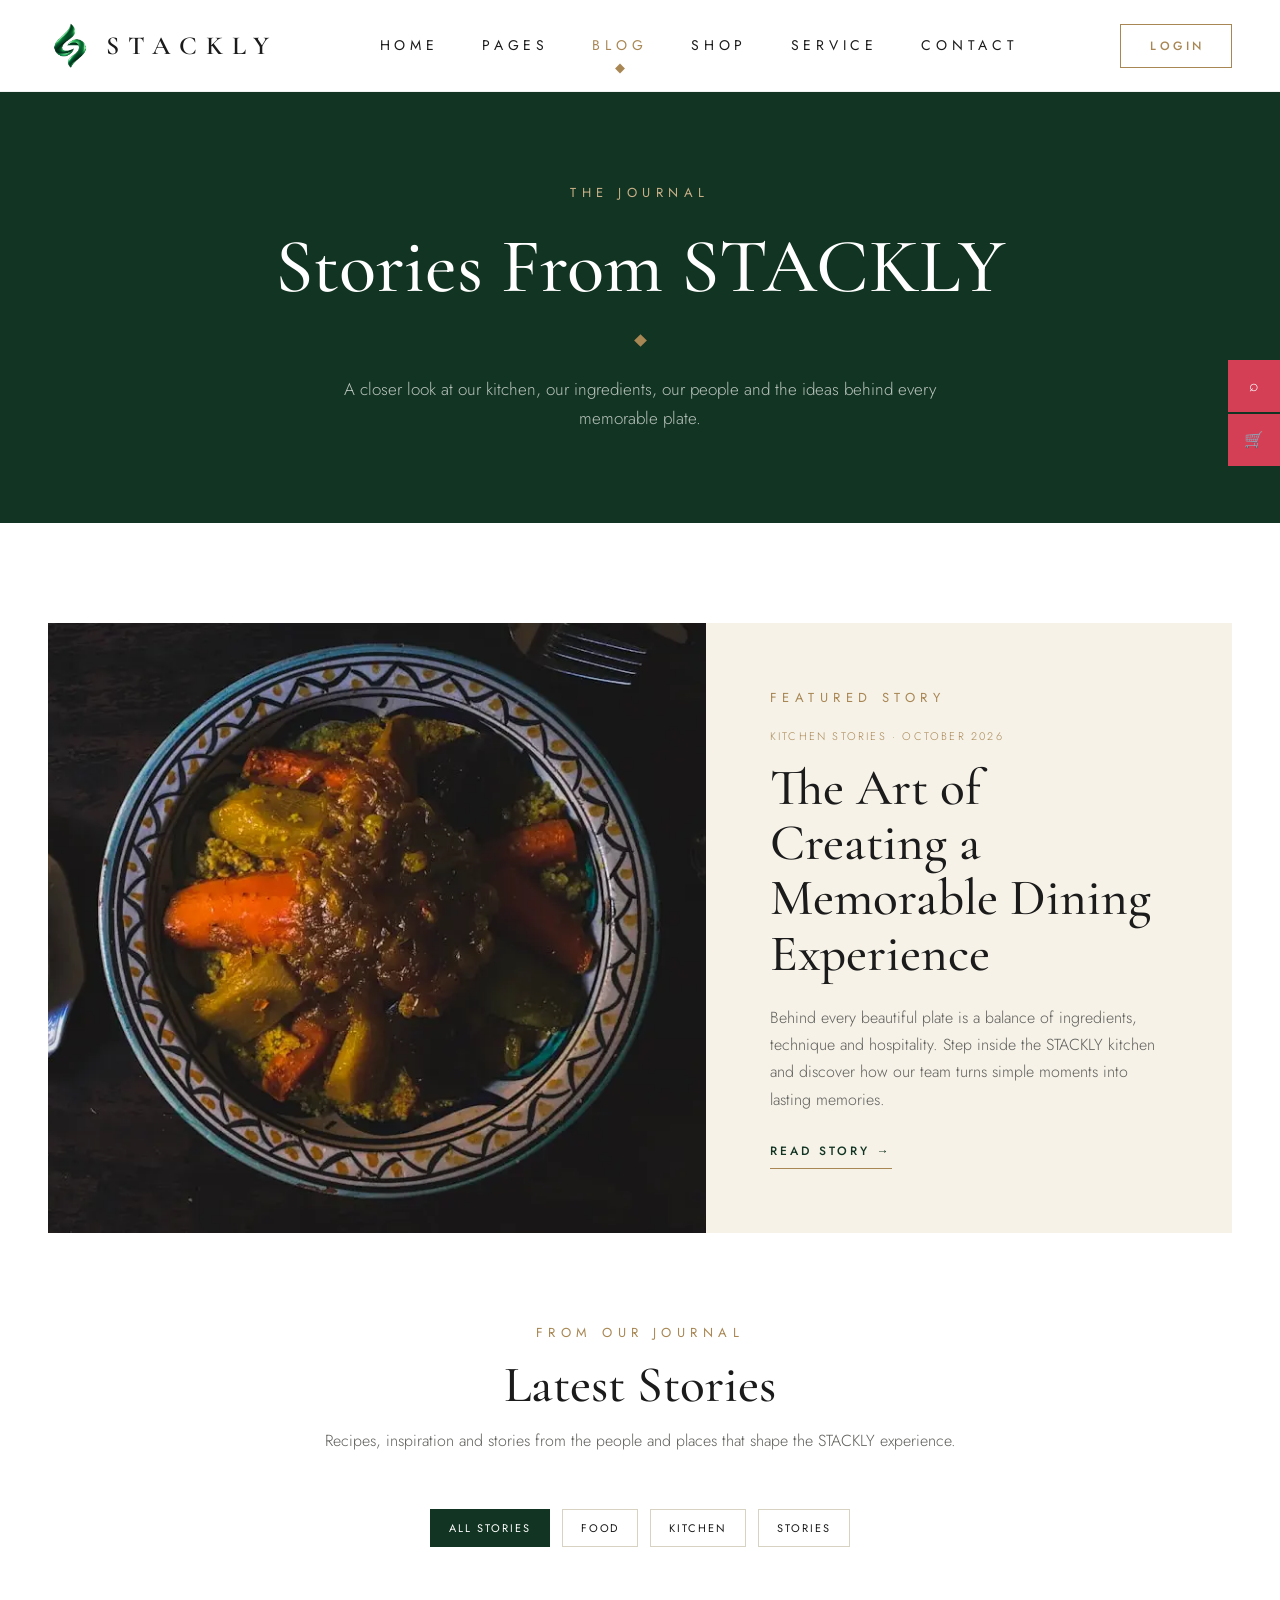
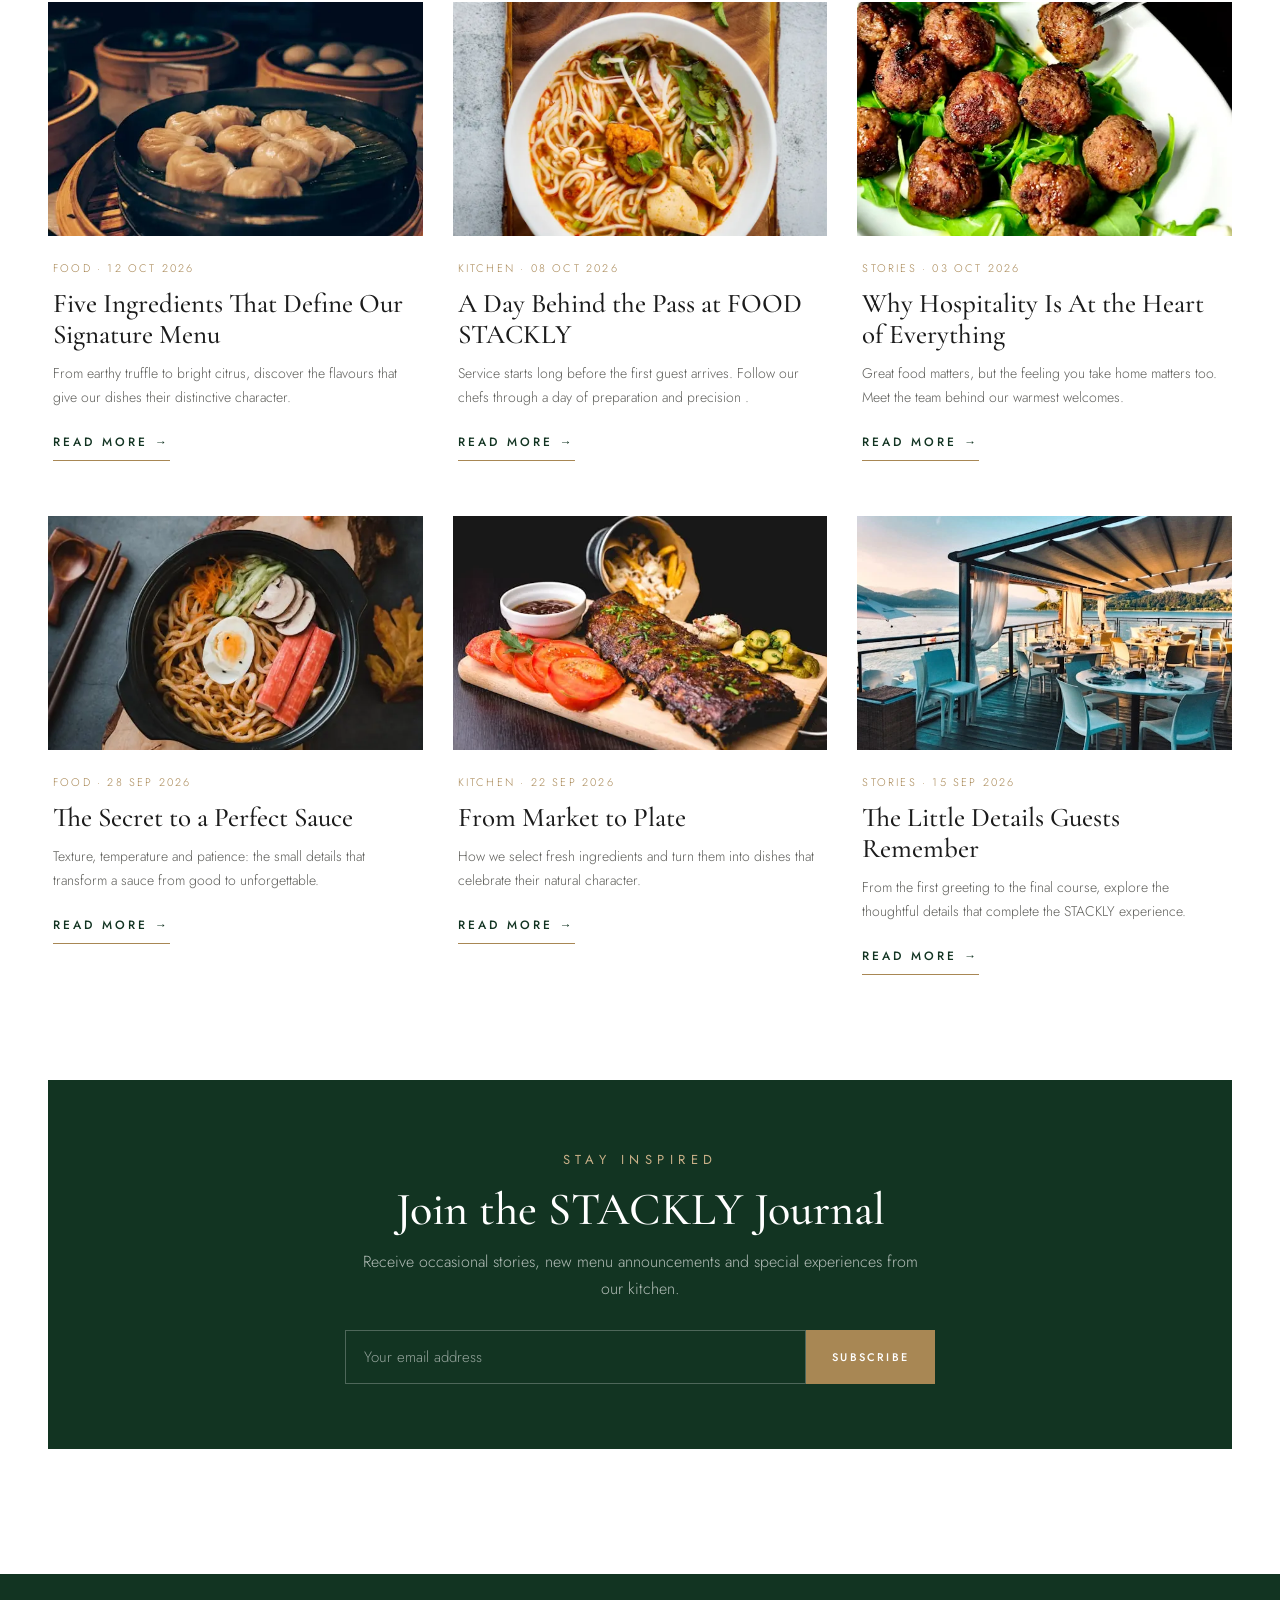
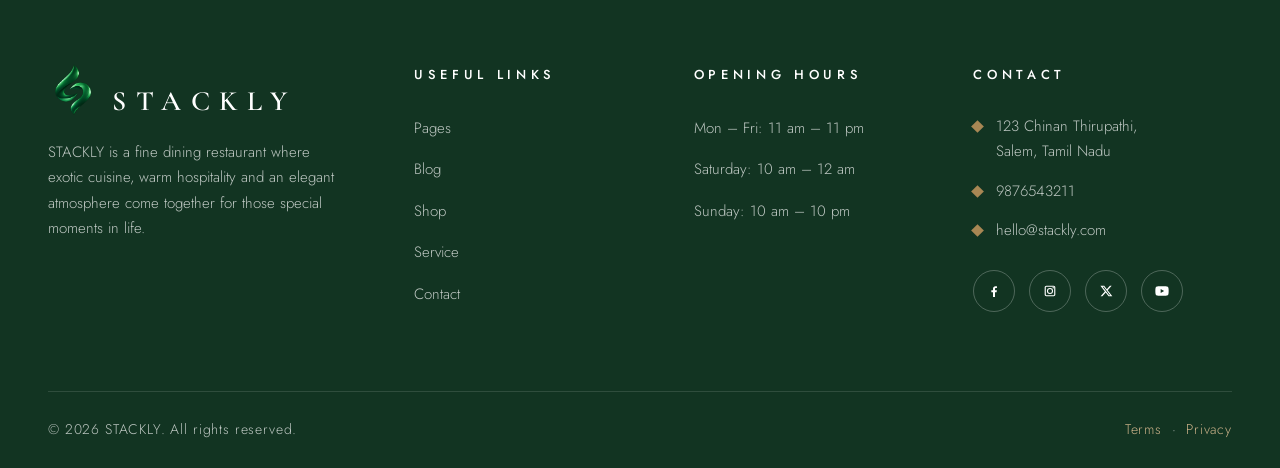
<file: blog.html>
<!DOCTYPE html>
<html lang="en">
<head>
  <meta charset="UTF-8">
  <meta name="viewport" content="width=device-width, initial-scale=1.0">
  <title>Blog | STACKLY</title>
  <meta name="description" content="The STACKLY Journal — stories, recipes, dining inspiration and behind-the-scenes moments from our kitchen.">
  <link rel="preconnect" href="https://fonts.googleapis.com">
  <link rel="preconnect" href="https://fonts.gstatic.com" crossorigin>
  <link href="https://fonts.googleapis.com/css2?family=Cormorant+Garamond:wght@400;500;600&family=Jost:wght@300;400;500&display=swap" rel="stylesheet">
  <link rel="stylesheet" href="assets/css/style.css">
  <link rel="icon" type="image/png" href="assets/images/logo.png">

  <style>
    /* BLOG PAGE - same STACKLY design language */
    .blog-section{background:var(--white);padding:100px 0 125px}
    .featured-post{display:grid;grid-template-columns:1.25fr 1fr;min-height:520px;background:var(--cream);margin-bottom:85px;overflow:hidden}
    .featured-image{min-height:520px;overflow:hidden}
    .featured-image img{width:100%;height:100%;object-fit:cover;transition:transform 1s var(--ease)}
    .featured-post:hover .featured-image img{transform:scale(1.04)}
    .featured-content{padding:clamp(38px,5vw,75px);display:flex;flex-direction:column;justify-content:center}
    .featured-content .label{display:block;margin-bottom:18px}
    .featured-content h2{font-size:clamp(34px,4vw,60px);line-height:1.08;margin-bottom:22px}
    .featured-content p{color:var(--muted);max-width:520px;margin-bottom:28px}
    .post-meta{font-size:11px;letter-spacing:.2em;text-transform:uppercase;color:var(--gold);margin-bottom:15px}
    .read-link{display:inline-flex;align-items:center;gap:12px;color:var(--green);font-size:12px;letter-spacing:.25em;text-transform:uppercase;font-weight:500;width:max-content;border-bottom:1px solid var(--gold);padding-bottom:7px}
    .read-link:hover{color:var(--gold)}
    .blog-heading{text-align:center;margin-bottom:55px}
    .blog-heading h2{font-size:clamp(32px,4vw,54px);margin:12px 0}
    .blog-heading p{color:var(--muted);max-width:650px;margin:auto}
    .blog-filters{display:flex;justify-content:center;gap:12px;flex-wrap:wrap;margin-bottom:55px}
    .blog-filter{border:1px solid var(--line);padding:10px 18px;background:transparent;color:var(--ink);font:400 11px var(--font-sans);letter-spacing:.18em;text-transform:uppercase;cursor:pointer;transition:.3s}
    .blog-filter:hover,.blog-filter.active{background:var(--green);color:var(--white);border-color:var(--green)}
    .post-grid{display:grid;grid-template-columns:repeat(3,1fr);gap:55px 30px}
    .post-card{background:var(--white);overflow:hidden}
    .post-image{aspect-ratio:16/10;overflow:hidden;background:var(--cream)}
    .post-image img{width:100%;height:100%;object-fit:cover;transition:transform .9s var(--ease)}
    .post-card:hover .post-image img{transform:scale(1.05)}
    .post-content{padding:23px 5px 0}
    .post-content .post-meta{margin-bottom:10px}
    .post-content h3{font-size:27px;line-height:1.15;margin-bottom:12px}
    .post-content p{color:var(--muted);font-size:14px;line-height:1.7;margin-bottom:18px}
    .blog-empty{grid-column:1/-1;text-align:center;padding:50px;display:none;color:var(--muted)}
    .newsletter{margin-top:105px;background:var(--green);padding:65px 30px;text-align:center}
    .newsletter .label{color:var(--gold-soft)}
    .newsletter h2{color:var(--white);font-size:clamp(30px,3.6vw,50px);margin:12px 0}
    .newsletter p{color:rgba(255,255,255,.68);max-width:580px;margin:0 auto 28px}
    .newsletter-form{max-width:590px;margin:auto;display:flex}
    .newsletter-form input{flex:1;min-width:0;border:1px solid rgba(255,255,255,.25);background:transparent;color:var(--white);padding:15px 18px;font:300 15px var(--font-sans);outline:none}
    .newsletter-form input::placeholder{color:rgba(255,255,255,.55)}
    .newsletter-form button{background:var(--gold);color:var(--white);border:1px solid var(--gold);padding:15px 25px;font:500 11px var(--font-sans);letter-spacing:.2em}
    .newsletter-message{margin-top:14px;color:var(--gold-soft);font-size:13px;display:none}

    @media(max-width:992px){
      .blog-section{padding:75px 0 90px}
      .featured-post{grid-template-columns:1fr}
      .featured-image{height:400px;min-height:0}
      .featured-content{padding:48px 35px}
      .post-grid{grid-template-columns:repeat(2,1fr);gap:45px 22px}
    }
    @media(max-width:640px){
      .blog-section{padding:55px 0 70px}
      .featured-post{margin-bottom:65px}
      .featured-image{height:280px}
      .featured-content{padding:38px 24px}
      .featured-content h2{font-size:36px}
      .blog-heading{margin-bottom:35px}
      .blog-filters{display:grid;grid-template-columns:1fr 1fr;margin-bottom:38px}
      .blog-filter{font-size:10px;padding:11px 5px}
      .post-grid{grid-template-columns:1fr;gap:40px}
      .post-content h3{font-size:26px}
      .newsletter{margin-top:65px;padding:45px 22px}
      .newsletter-form{flex-direction:column;gap:10px}
      .newsletter-form button{width:100%}
    }





  </style>
</head>
<body>

<header class="site-header" id="siteHeader">
  <div class="header-inner container">
    <a href="index.html" class="brand">
      <img src="Glossy Forest Green Ribbon Emblem (1).webp" alt="STACKLY logo" class="brand-logo">
      <span class="brand-name">STACKLY</span>
    </a>
    <nav class="main-nav" id="mainNav">
        <ul>
          <li><a href="index.html" >HOME</a></li>
          <li><a href="about.html">PAGES</a></li>
          <li><a href="blog.html"class="active">BLOG</a></li>
          <li><a href="shop.html">SHOP</a></li>
          <li><a href="services.html">SERVICE</a></li>

          <li><a href="contact.html">CONTACT</a></li>
          <!-- <li><a href="login.html">LOGIN</a></li> -->
        </ul>
    </nav>
    <div class="header-right">
      <a class="btn-login" href="login.html">LOGIN</a>
      <button class="hamburger" id="hamburger" aria-label="Toggle navigation" aria-expanded="false">
        <span></span><span></span><span></span>
      </button>
    </div>
  </div>
</header>

<section class="page-hero">
  <div class="container">
    <span class="label">The Journal</span>
    <h1>Stories From STACKLY</h1>
    <span class="diamond"></span>
    <p class="lead">A closer look at our kitchen, our ingredients, our people and the ideas behind every memorable plate.</p>
  </div>
</section>

<main class="blog-section">
  <div class="container">

    <article class="featured-post">
      <div class="featured-image">
        <img src="hero2.webp" alt="Chef preparing a signature STACKLY dish">
      </div>
      <div class="featured-content">
        <span class="label">Featured Story</span>
        <div class="post-meta">Kitchen Stories · October 2026</div>
        <h2>The Art of Creating a Memorable Dining Experience</h2>
        <p>Behind every beautiful plate is a balance of ingredients, technique and hospitality. Step inside the STACKLY kitchen and discover how our team turns simple moments into lasting memories.</p>
        <a href="404.html" class="read-link">READ STORY →</a>
      </div>
    </article>

    <div class="blog-heading">
      <span class="label">From Our Journal</span>
      <h2>Latest Stories</h2>
      <p>Recipes, inspiration and stories from the people and places that shape the STACKLY experience.</p>
    </div>

    <div class="blog-filters">
      <button class="blog-filter active" data-filter="all">All Stories</button>
      <button class="blog-filter" data-filter="food">Food</button>
      <button class="blog-filter" data-filter="kitchen">Kitchen</button>
      <button class="blog-filter" data-filter="stories">Stories</button>
    </div>

    <div class="post-grid" id="postGrid">
      <article class="post-card" data-category="food">
        <div class="post-image"><img src="hero7.webp" alt="Beautifully plated gourmet dish"></div>
        <div class="post-content">
          <div class="post-meta">Food · 12 Oct 2026</div>
          <h3>Five Ingredients That Define Our Signature Menu</h3>
          <p>From earthy truffle to bright citrus, discover the flavours that give our dishes their distinctive character.</p>
          <a href="404.html" class="read-link">READ MORE →</a>
        </div>
      </article>

      <article class="post-card" data-category="kitchen">
        <div class="post-image"><img src="hero11.webp" alt="STACKLY chef working in the kitchen"></div>
        <div class="post-content">
          <div class="post-meta">Kitchen · 08 Oct 2026</div>
          <h3>A Day Behind the Pass at FOOD STACKLY</h3>
          <p>Service starts long before the first guest arrives. Follow our chefs through a day of preparation and precision .</p>
          <a href="404.html" class="read-link">READ MORE →</a>
        </div>
      </article>

      <article class="post-card" data-category="stories">
        <div class="post-image"><img src="hero4.webp" alt="Elegant STACKLY dining room"></div>
        <div class="post-content">
          <div class="post-meta">Stories · 03 Oct 2026</div>
          <h3>Why Hospitality Is At the Heart of Everything</h3>
          <p>Great food matters, but the feeling you take home matters too. Meet the team behind our warmest welcomes.</p>
          <a href="404.html" class="read-link">READ MORE →</a>
        </div>
      </article>

      <article class="post-card" data-category="food">
        <div class="post-image"><img src="hero8.webp" alt="Chef preparing gourmet ingredients"></div>
        <div class="post-content">
          <div class="post-meta">Food · 28 Sep 2026</div>
          <h3>The Secret to a Perfect Sauce</h3>
          <p>Texture, temperature and patience: the small details that transform a sauce from good to unforgettable.</p>
          <a href="404.html" class="read-link">READ MORE →</a>
        </div>
      </article>

      <article class="post-card" data-category="kitchen">
        <div class="post-image"><img src="hero3.webp" alt="STACKLY gourmet plating"></div>
        <div class="post-content">
          <div class="post-meta">Kitchen · 22 Sep 2026</div>
          <h3>From Market to Plate</h3>
          <p>How we select fresh ingredients and turn them into dishes that celebrate their natural character.</p>
          <a href="404.html" class="read-link">READ MORE →</a>
        </div>
      </article>

      <article class="post-card" data-category="stories">
        <div class="post-image"><img src="hero14.webp" alt="STACKLY restaurant atmosphere"></div>
        <div class="post-content">
          <div class="post-meta">Stories · 15 Sep 2026</div>
          <h3>The Little Details Guests Remember</h3>
          <p>From the first greeting to the final course, explore the thoughtful details that complete the STACKLY experience.</p>
          <a href="404.html" class="read-link">READ MORE →</a>
        </div>
      </article>

      <div class="blog-empty" id="blogEmpty">No stories found in this category.</div>
    </div>

    <section class="newsletter">
      <span class="label">Stay Inspired</span>
      <h2>Join the STACKLY Journal</h2>
      <p>Receive occasional stories, new menu announcements and special experiences from our kitchen.</p>
      <form class="newsletter-form" id="newsletterForm">
        <input type="email" id="newsletterEmail" placeholder="Your email address" aria-label="Your email address" required>
        <button type="submit">SUBSCRIBE</button>
      </form>
      <div class="newsletter-message" id="newsletterMessage">Thank you — you're on the list.</div>
    </section>

  </div>
</main>

<footer class="site-footer">
  <div class="container">
      <div class="footer-top">
        <div class="footer-brand">
<a href="index.html" class="brand">
        <!-- Replace assets/images/logo.png with your own logo -->
        <img src="Glossy Forest Green Ribbon Emblem (1).webp" alt="STACKLY logo" class="brand-logo">
        <span class="brand-name">STACKLY</span>
      </a>         <p>STACKLY is a fine dining restaurant where exotic cuisine, warm hospitality and an elegant atmosphere come together for those special moments in life.</p>
        </div>
      <div class="footer-col">
        <h4>Useful Links</h4>
   <ul>
          <li><a href="about.html">Pages</a></li>
          <li><a href="blog.html">Blog</a></li>
          <li><a href="shop.html">Shop</a></li>
          <li><a href="services.html">Service</a></li>
          <li><a href="contact.html">Contact </a></li>
        </ul>
      </div>
      <div class="footer-col">
        <h4>Opening Hours</h4>
        <ul>
          <li><a href="404.html">Mon – Fri: 11 am – 11 pm</a></li>
          <li><a href="404.html">Saturday: 10 am – 12 am</a></li>
          <li><a href="404.html">Sunday: 10 am – 10 pm</a></li>
        </ul>
      </div>
      <div class="footer-col">
        <h4>Contact</h4>
        <ul class="footer-contact">
            <li><span class="diamond"></span><span>123 Chinan Thirupathi,<br>Salem, Tamil Nadu</span></li>
            <li><span class="diamond"></span><a href="tel:+4466789011">9876543211</a></li>
            <li><span class="diamond"></span><a href="mailto:hello@stackly.com">hello@stackly.com</a></li>
          </ul>
         <div class="socials">
          <a href="404.html" aria-label="Facebook"><svg viewBox="0 0 24 24"><path d="M13.5 21v-7h2.4l.4-3h-2.8V9.1c0-.9.3-1.5 1.6-1.5h1.3V4.9c-.3 0-1.2-.1-2.2-.1-2.2 0-3.7 1.3-3.7 3.8V11H8v3h2.5v7h3z"/></svg></a>
          <a href="404.html" aria-label="Instagram"><svg viewBox="0 0 24 24"><path d="M12 7.4A4.6 4.6 0 1 0 12 16.6 4.6 4.6 0 0 0 12 7.4zm0 7.6A3 3 0 1 1 12 9a3 3 0 0 1 0 6zm5.9-7.8a1.1 1.1 0 1 1-2.2 0 1.1 1.1 0 0 1 2.2 0zM17.4 4c1.4 0 2.6 1.2 2.6 2.6v10.8c0 1.4-1.2 2.6-2.6 2.6H6.6C5.2 20 4 18.8 4 17.4V6.6C4 5.2 5.2 4 6.6 4h10.8zm0 1.7H6.6c-.5 0-.9.4-.9.9v10.8c0 .5.4.9.9.9h10.8c.5 0 .9-.4.9-.9V6.6c0-.5-.4-.9-.9-.9z"/></svg></a>
          <a href="404.html" aria-label="X"><svg viewBox="0 0 24 24"><path d="M17.8 4h2.7l-6 6.9L21.5 20h-5.6l-4.3-5.7L6.6 20H3.9l6.4-7.4L3.6 4h5.7l3.9 5.2L17.8 4zm-1 14.3h1.5L8.5 5.6H6.9l9.9 12.7z"/></svg></a>
          <a href="404.html" aria-label="YouTube"><svg viewBox="0 0 24 24"><path d="M21.6 7.2a2.5 2.5 0 0 0-1.8-1.8C18.2 5 12 5 12 5s-6.2 0-7.8.4A2.5 2.5 0 0 0 2.4 7.2 26 26 0 0 0 2 12a26 26 0 0 0 .4 4.8 2.5 2.5 0 0 0 1.8 1.8C5.8 19 12 19 12 19s6.2 0 7.8-.4a2.5 2.5 0 0 0 1.8-1.8A26 26 0 0 0 22 12a26 26 0 0 0-.4-4.8zM10 15V9l5.2 3L10 15z"/></svg></a>
        </div>
      </div>
    </div>
    <div class="footer-bottom">
      <span>&copy; <span id="year"></span> STACKLY. All rights reserved.</span>
      <span><a href="404.html">Terms</a> &nbsp;·&nbsp; <a href="404.html">Privacy</a></span>
    </div>
  </div>
</footer>

<div class="side-tools">
  <a href="404.html" aria-label="Search">⌕</a>
  <a href="shop.html" aria-label="Shop">🛒</a>
</div>
<button id="toTop" aria-label="Back to top">&uarr;</button>

<script src="assets/js/script.js"></script>
<script>
(function(){
  const header=document.getElementById('siteHeader');
  const top=document.getElementById('toTop');
  const filters=document.querySelectorAll('.blog-filter');
  const cards=document.querySelectorAll('.post-card');
  const empty=document.getElementById('blogEmpty');

  window.addEventListener('scroll',()=>{
    header.classList.toggle('site-header--scrolled',window.scrollY>30);
    top.classList.toggle('show',window.scrollY>450);
  });
  top?.addEventListener('click',()=>window.scrollTo({top:0,behavior:'smooth'}));

  filters.forEach(btn=>btn.addEventListener('click',()=>{
    filters.forEach(x=>x.classList.remove('active')); btn.classList.add('active');
    const filter=btn.dataset.filter; let visible=0;
    cards.forEach(card=>{
      const show=filter==='all'||card.dataset.category===filter;
      card.style.display=show?'block':'none'; if(show) visible++;
    });
    empty.style.display=visible?'none':'block';
  }));

  document.getElementById('newsletterForm')?.addEventListener('submit',e=>{
    e.preventDefault();
    if(document.getElementById('newsletterEmail').checkValidity()){
      document.getElementById('newsletterMessage').style.display='block';
      e.target.reset();
    }
  });
  document.getElementById('year').textContent=new Date().getFullYear();
})();






</script>









</body>
</html>
</file>
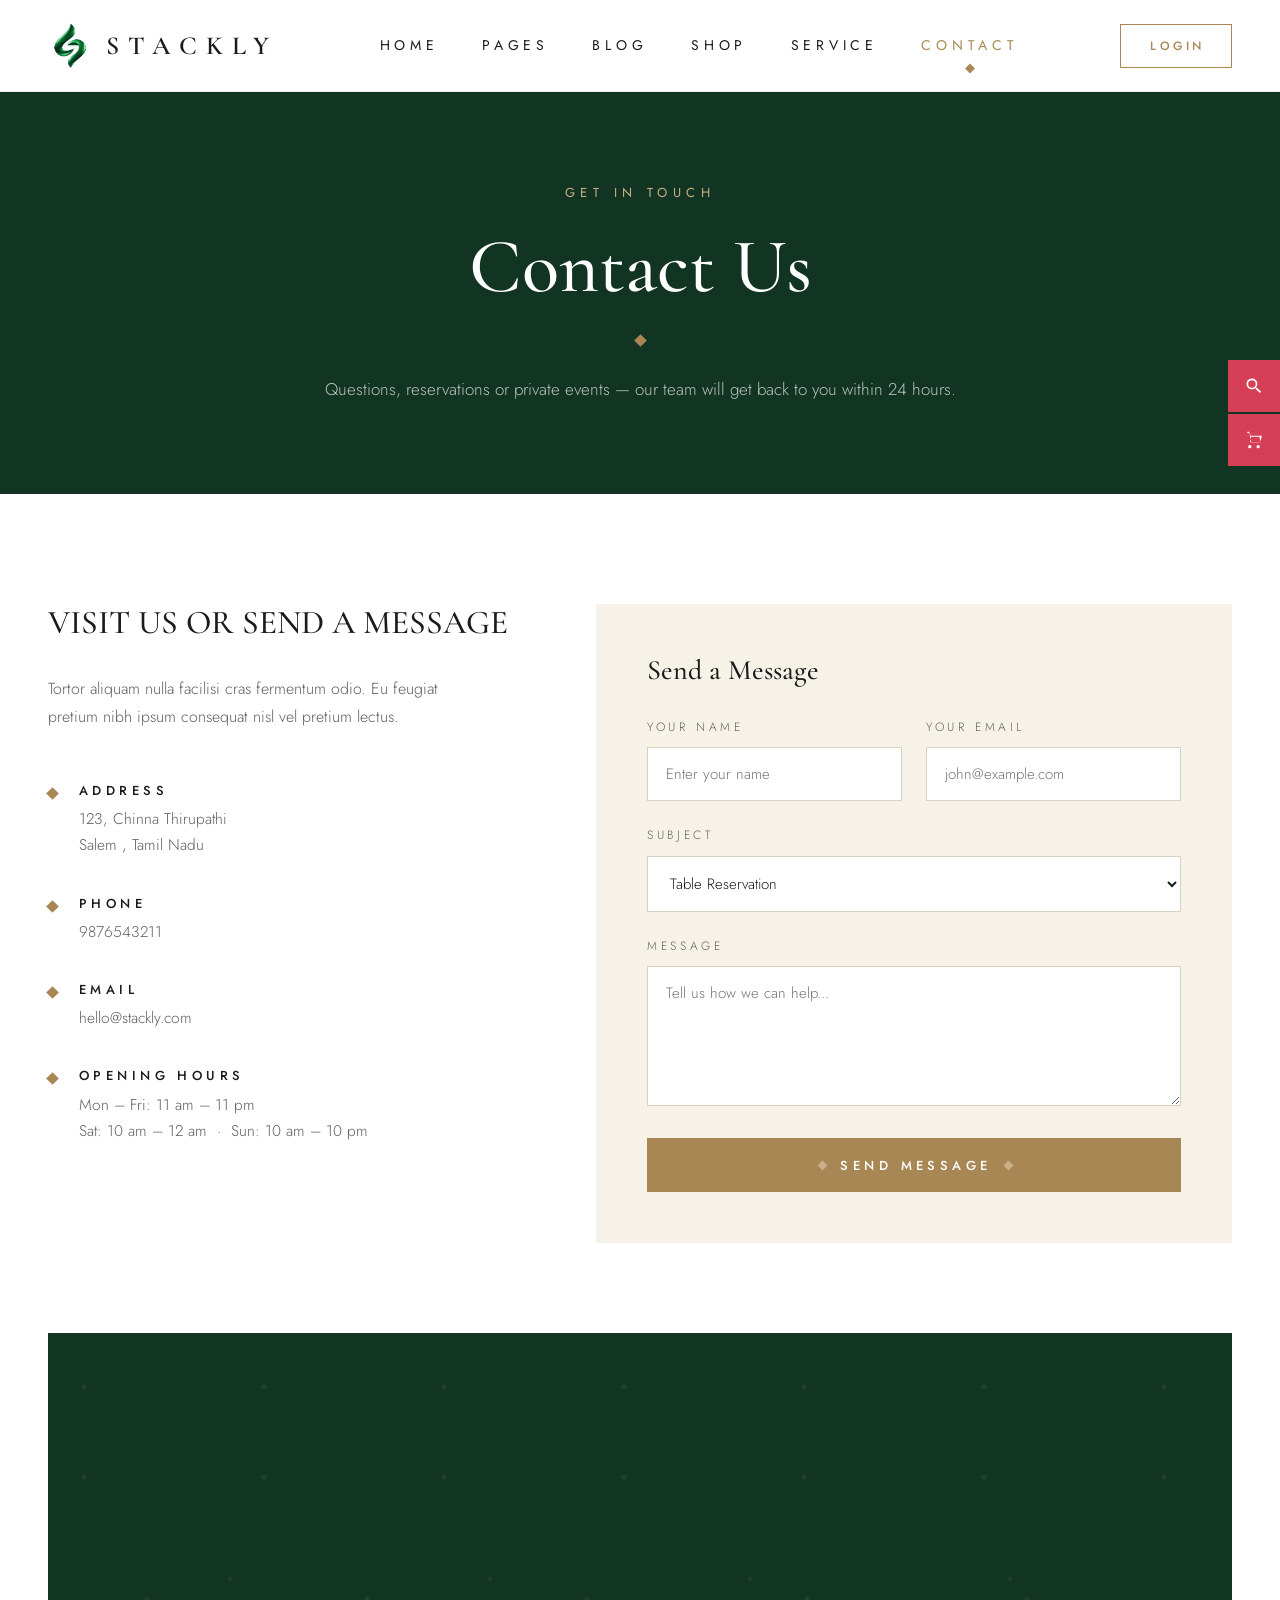
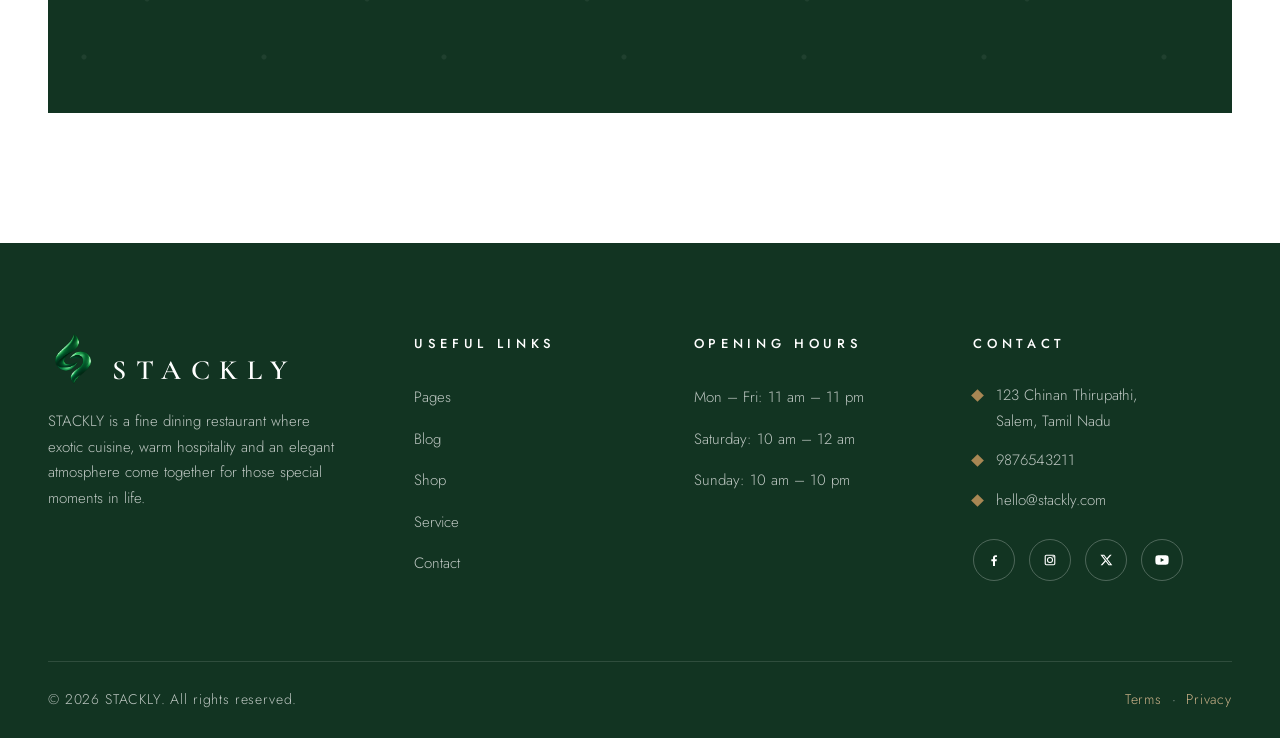
<file: contact.html>
<!DOCTYPE html>
<html lang="en">
<head>
  <meta charset="UTF-8">
  <meta name="viewport" content="width=device-width, initial-scale=1.0">
  <title>Contact | STACKLY</title>
  <meta name="description" content="STACKLY — fine dining restaurant. Exotic dishes, selected menu and an unforgettable experience.">
  <!-- Fonts -->
  <link rel="preconnect" href="https://fonts.googleapis.com">
  <link rel="preconnect" href="https://fonts.gstatic.com" crossorigin>
  <link href="https://fonts.googleapis.com/css2?family=Cormorant+Garamond:wght@400;500;600&family=Jost:wght@300;400;500&display=swap" rel="stylesheet">
  <!-- Styles -->
  <link rel="stylesheet" href="assets/css/style.css">
  <link rel="icon" type="image/png" href="assets/images/logo.png">
</head>
<style>.map-placeholder {
    margin-top: 90px;
    height: 380px;
    width: 100%;
    position: relative;
    overflow: hidden;
    background: var(--green);
}

.map-placeholder iframe {
    width: 100%;
    height: 100%;
    display: block;
    border: 0;
}@media (max-width: 640px) {
    .map-placeholder {
        margin-top: 55px;
        height: 300px;
    }
}
.footer-brand span {
    font-family: 'Cormorant Garamond', serif;
    font-size: 28px;
    font-weight: 600;
    color: var(--white);
}
.map-clickable {
    cursor: pointer;
    position: relative;
}

.map-clickable iframe {
    pointer-events: none;
}









</style>
<body>
  <!-- ================= HEADER ================= -->
  <header class="site-header" id="siteHeader">
    <div class="header-inner container">
      <a href="index.html" class="brand">
        <!-- Replace assets/images/logo.png with your own logo -->
        <img src="Glossy Forest Green Ribbon Emblem (1).webp" alt="STACKLY logo" class="brand-logo">
        <span class="brand-name">STACKLY</span>
      </a>
      <nav class="main-nav" id="mainNav">
       <ul>
          <li><a href="index.html" >HOME</a></li>
          <li><a href="about.html">PAGES</a></li>
          <li><a href="blog.html">BLOG</a></li>
          <li><a href="shop.html">SHOP</a></li>
          <li><a href="services.html">SERVICE</a></li>

          <li><a href="contact.html"class="active">CONTACT</a></li>
          <!-- <li><a href="login.html">LOGIN</a></li> -->
        </ul>
      </nav>
      <div class="header-right">
        <!-- <a class="header-phone" href="tel:+4466789011">+44 66 789 011</a> -->
        <a class="btn-login" href="login.html">LOGIN</a>
        <button class="hamburger" id="hamburger" aria-label="Toggle navigation">
          <span></span><span></span><span></span>
        </button>
      </div>
    </div>
  </header>
  <!-- ================= PAGE HERO ================= -->
  <section class="page-hero">
    <div class="container">
      <span class="label">Get In Touch</span>
      <h1>Contact Us</h1>
      <span class="diamond"></span>
      <p class="lead">Questions, reservations or private events — our team will get back to you within 24 hours.</p>
    </div>
  </section>

  <!-- ================= CONTACT ================= -->
  <section class="contact-section">
    <div class="container">
      <div class="contact-grid">
        <div class="contact-info reveal">
          <h2>VISIT US OR SEND A MESSAGE</h2>
          <p>Tortor aliquam nulla facilisi cras fermentum odio. Eu feugiat pretium nibh ipsum consequat nisl vel pretium lectus.</p>
          <div class="info-item">
            <span class="diamond"></span>
            <div>
              <h4>Address</h4>
              <p>123, Chinna Thirupathi<br>Salem , Tamil Nadu</p>
            </div>
          </div>
          <div class="info-item">
            <span class="diamond"></span>
            <div>
              <h4>Phone</h4>
              <p><a href="tel:+919876543211">9876543211</a></p>
            </div>
          </div>
          <div class="info-item">
            <span class="diamond"></span>
            <div>
              <h4>Email</h4>
              <p><a href="mailto:hello@stackly.com">hello@stackly.com</a></p>
            </div>
          </div>
          <div class="info-item">
            <span class="diamond"></span>
            <div>
              <h4>Opening Hours</h4>
              <p>Mon – Fri: 11 am – 11 pm<br>Sat: 10 am – 12 am &nbsp;&middot;&nbsp; Sun: 10 am – 10 pm</p>
            </div>
          </div>
        </div>
        <div class="contact-form reveal">
          <h3>Send a Message</h3>
          <form action="404.html" method="get">
            <div class="form-row">
              <div class="field">
                <label for="cname">Your Name</label>
<input
  type="text"
  id="name"
  name="name"
  placeholder="Enter your name"
  oninput="this.value = this.value.replace(/[^A-Za-z\s]/g, '')"
  required
>              </div>
              <div class="field">
                <label for="cemail">Your Email</label>
                <input type="email" id="cemail" name="email" placeholder="john@example.com" required>
              </div>
            </div>
            <div class="field">
              <label for="csubject">Subject</label>
              <select id="csubject" name="subject">
                <option>Table Reservation</option>
                <option>Private Event</option>
                <option>Feedback</option>
                <option>Other</option>
              </select>
            </div>
            <div class="field">
              <label for="cmessage">Message</label>
              <textarea id="cmessage" name="message" placeholder="Tell us how we can help..." required></textarea>
            </div>
            <button type="submit" class="btn-gold" style="width: 100%;">SEND MESSAGE</button>
          </form>
        </div>
      </div>
      <!-- Map placeholder -->
      <div class="map-placeholder reveal">
  <a
    href="https://www.google.com/maps/search/?api=1&query=Chinna+Thirupathi,+Salem,+Tamil+Nadu"
    target="_blank"
    rel="noopener"
    class="map-placeholder reveal map-link"
>
    <iframe
        src="https://www.google.com/maps?q=Chinna%20Thirupathi,%20Salem,%20Tamil%20Nadu&output=embed"
        width="100%"
        height="100%"
        style="border:0; pointer-events:none;"
        allowfullscreen=""
        loading="lazy"
        referrerpolicy="no-referrer-when-downgrade"
        title="STACKLY - Chinna Thirupathi, Salem">
    </iframe>
</a>
</div>
  </section>
  <!-- ================= FOOTER ================= -->
  <footer class="site-footer">
    <div class="container">
      <div class="footer-top">
        <div class="footer-brand">
<a href="index.html" class="brand">
        <!-- Replace assets/images/logo.png with your own logo -->
        <img src="Glossy Forest Green Ribbon Emblem (1).webp" alt="STACKLY logo" class="brand-logo">
        <span class="brand-name">STACKLY</span>
      </a>         <p>STACKLY is a fine dining restaurant where exotic cuisine, warm hospitality and an elegant atmosphere come together for those special moments in life.</p>
        </div>
        <div class="footer-col">
          <h4>Useful Links</h4>
        <ul>
          <li><a href="about.html">Pages</a></li>
          <li><a href="blog.html">Blog</a></li>
          <li><a href="shop.html">Shop</a></li>
          <li><a href="services.html">Service</a></li>
          <li><a href="contact.html">Contact </a></li>
        </ul>
        </div>
        <div class="footer-col">
          <h4>Opening Hours</h4>
          <ul>
            <li><a href="404.html">Mon – Fri: 11 am – 11 pm</a></li>
            <li><a href="404.html">Saturday: 10 am – 12 am</a></li>
            <li><a href="404.html">Sunday: 10 am – 10 pm</a></li>
          </ul>
        </div>
        <div class="footer-col">
          <h4>Contact</h4>
          <ul class="footer-contact">
            <li><span class="diamond"></span><span>123 Chinan Thirupathi,<br>Salem, Tamil Nadu</span></li>
            <li><span class="diamond"></span><a href="tel:+4466789011">9876543211</a></li>
            <li><span class="diamond"></span><a href="mailto:hello@stackly.com">hello@stackly.com</a></li>
          </ul>
        <div class="socials">
          <a href="404.html" aria-label="Facebook"><svg viewBox="0 0 24 24"><path d="M13.5 21v-7h2.4l.4-3h-2.8V9.1c0-.9.3-1.5 1.6-1.5h1.3V4.9c-.3 0-1.2-.1-2.2-.1-2.2 0-3.7 1.3-3.7 3.8V11H8v3h2.5v7h3z"/></svg></a>
          <a href="404.html" aria-label="Instagram"><svg viewBox="0 0 24 24"><path d="M12 7.4A4.6 4.6 0 1 0 12 16.6 4.6 4.6 0 0 0 12 7.4zm0 7.6A3 3 0 1 1 12 9a3 3 0 0 1 0 6zm5.9-7.8a1.1 1.1 0 1 1-2.2 0 1.1 1.1 0 0 1 2.2 0zM17.4 4c1.4 0 2.6 1.2 2.6 2.6v10.8c0 1.4-1.2 2.6-2.6 2.6H6.6C5.2 20 4 18.8 4 17.4V6.6C4 5.2 5.2 4 6.6 4h10.8zm0 1.7H6.6c-.5 0-.9.4-.9.9v10.8c0 .5.4.9.9.9h10.8c.5 0 .9-.4.9-.9V6.6c0-.5-.4-.9-.9-.9z"/></svg></a>
          <a href="404.html" aria-label="X"><svg viewBox="0 0 24 24"><path d="M17.8 4h2.7l-6 6.9L21.5 20h-5.6l-4.3-5.7L6.6 20H3.9l6.4-7.4L3.6 4h5.7l3.9 5.2L17.8 4zm-1 14.3h1.5L8.5 5.6H6.9l9.9 12.7z"/></svg></a>
          <a href="404.html" aria-label="YouTube"><svg viewBox="0 0 24 24"><path d="M21.6 7.2a2.5 2.5 0 0 0-1.8-1.8C18.2 5 12 5 12 5s-6.2 0-7.8.4A2.5 2.5 0 0 0 2.4 7.2 26 26 0 0 0 2 12a26 26 0 0 0 .4 4.8 2.5 2.5 0 0 0 1.8 1.8C5.8 19 12 19 12 19s6.2 0 7.8-.4a2.5 2.5 0 0 0 1.8-1.8A26 26 0 0 0 22 12a26 26 0 0 0-.4-4.8zM10 15V9l5.2 3L10 15z"/></svg></a>
        </div>
        </div>
      </div>
      <div class="footer-bottom">
        <span>&copy; <span id="year"></span> STACKLY. All rights reserved.</span>
        <span><a href="404.html">Terms</a> &nbsp;&middot;&nbsp; <a href="404.html">Privacy</a></span>
      </div>
    </div>
  </footer>

  <!-- Side tools (as seen in screenshots) + back to top -->
  <div class="side-tools">
    <a href="404.html" aria-label="Search"><svg viewBox="0 0 24 24"><path d="M15.5 14h-.8l-.3-.3a6.5 6.5 0 1 0-.7.7l.3.3v.8l5 5 1.5-1.5-5-5zm-6 0a4.5 4.5 0 1 1 0-9 4.5 4.5 0 0 1 0 9z"/></svg></a>
    <a href="404.html" aria-label="Cart"><svg viewBox="0 0 24 24"><path d="M7 18a2 2 0 1 0 0 4 2 2 0 0 0 0-4zm10 0a2 2 0 1 0 0 4 2 2 0 0 0 0-4zM7.2 14.6l.1-.4L8.7 8h9.7l1.3 5.2.2 1.4H7.2zM7.6 6 7 3.8 4 3.5V2h2.2l2.6 13h10.7l2-8H7.6z"/></svg></a>
  </div>
  <button id="toTop" aria-label="Back to top">&uarr;</button>

  <script src="assets/js/script.js"></script>
</body>
</html>
</file>
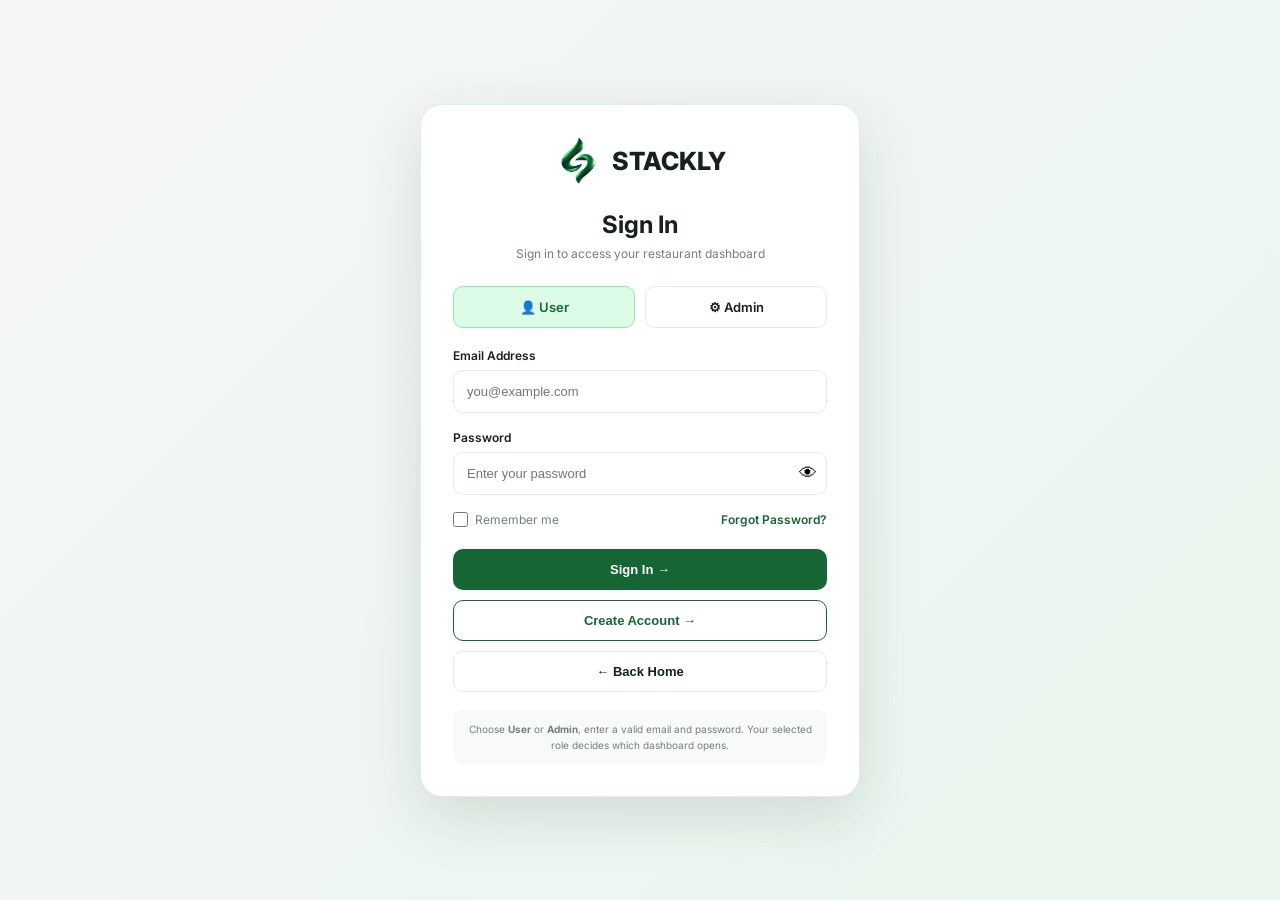
<file: login.html>
<!DOCTYPE html>
<html lang="en">
<head>
<meta charset="UTF-8">
<meta name="viewport" content="width=device-width, initial-scale=1.0">

<title>Stackly Restaurant | Sign In</title>

<link rel="preconnect" href="https://fonts.googleapis.com">
<link rel="preconnect" href="https://fonts.gstatic.com" crossorigin>
<link href="https://fonts.googleapis.com/css2?family=Inter:wght@400;500;600;700;800&display=swap" rel="stylesheet">

<style>
:root{
    --green:#166534;
    --dark:#10251a;
    --light:#dcfce7;
    --bg:#f5f7f6;
    --border:#e5ebe7;
    --muted:#718078;
}

*{
    box-sizing:border-box;
    margin:0;
    padding:0;
}

body{
    font-family:Inter,Arial,sans-serif;
    background:linear-gradient(135deg,#f5f7f6,#e9f5ed);
    min-height:100vh;
    color:#17221b;
}

/* Main Wrapper */
.signin-wrap{
    min-height:100vh;
    display:flex;
    align-items:center;
    justify-content:center;
    padding:22px;
}

/* Card */
.signin-card{
    width:100%;
    max-width:440px;
    background:#fff;
    border:1px solid var(--border);
    border-radius:22px;
    padding:32px;
    box-shadow:0 20px 60px rgba(16,37,26,.12);
    animation:cardIn .6s ease;
}

@keyframes cardIn{
    from{
        opacity:0;
        transform:translateY(25px);
    }
    to{
        opacity:1;
        transform:translateY(0);
    }
}

/* Logo */
.logo{
    display:flex;
    align-items:center;
    justify-content:center;
    gap:10px;
    margin-bottom:25px;
}

.logo-mark{
    width:48px;
    height:48px;
    border-radius:12px;
    background:var(--dark);
    color:#fff;
    display:flex;
    align-items:center;
    justify-content:center;
    font-size:24px;
}

.logo h1{
    font-size:25px;
    font-weight:800;
}

.logo span{
    color:#22c55e;
}

/* Heading */
h2{
    text-align:center;
    font-size:24px;
    margin-bottom:7px;
}

.sub{
    text-align:center;
    color:var(--muted);
    font-size:12px;
    margin-bottom:25px;
}

/* Role */
.role-select{
    display:grid;
    grid-template-columns:1fr 1fr;
    gap:10px;
    margin-bottom:20px;
}

.role-option{
    position:relative;
}

.role-option input{
    position:absolute;
    opacity:0;
}

.role-option label{
    display:block;
    text-align:center;
    padding:12px;
    border:1px solid var(--border);
    border-radius:10px;
    cursor:pointer;
    font-size:13px;
    font-weight:600;
    transition:.25s;
}

.role-option label:hover{
    border-color:#86efac;
}

.role-option input:checked + label{
    background:var(--light);
    border-color:#86efac;
    color:var(--green);
}

/* Fields */
.field{
    margin-bottom:17px;
}

.field label{
    display:block;
    font-size:12px;
    font-weight:600;
    margin-bottom:7px;
}

.input-wrap{
    position:relative;
}

.input-wrap input{
    width:100%;
    padding:13px 45px 13px 13px;
    border:1px solid var(--border);
    border-radius:10px;
    outline:none;
    font-size:13px;
    transition:.25s;
}

.input-wrap input:focus{
    border-color:#65a374;
    box-shadow:0 0 0 3px rgba(22,101,52,.08);
}

/* Eye */
.eye{
    position:absolute;
    right:10px;
    top:50%;
    transform:translateY(-50%);
    border:0;
    background:transparent;
    cursor:pointer;
    font-size:18px;
}

/* Error */
.error{
    color:#dc2626;
    font-size:11px;
    margin-top:6px;
    display:none;
}

/* Sign In Button */
.login-btn{
    width:100%;
    padding:13px;
    border:0;
    border-radius:10px;
    background:var(--green);
    color:#fff;
    font-size:13px;
    font-weight:700;
    cursor:pointer;
    transition:.25s;
}

.login-btn:hover{
    background:#14532d;
    transform:translateY(-1px);
}

/* Back Home */
.home-btn{
    width:100%;
    padding:12px;
    margin-top:10px;
    border:1px solid var(--border);
    border-radius:10px;
    background:#fff;
    color:var(--dark);
    font-size:13px;
    font-weight:700;
    cursor:pointer;
    transition:.25s;
}

.home-btn:hover{
    background:#f0fdf4;
    border-color:#86efac;
}

/* Bottom Text */
.demo{
    margin-top:18px;
    padding:11px;
    background:#f8faf9;
    border-radius:10px;
    font-size:10px;
    color:var(--muted);
    line-height:1.6;
    text-align:center;
}

/* Mobile */
@media(max-width:480px){

    .signin-wrap{
        padding:14px;
    }

    .signin-card{
        padding:24px 18px;
        border-radius:17px;
    }

    .logo h1{
        font-size:22px;
    }

    h2{
        font-size:21px;
    }

    .role-select{
        gap:7px;
    }

}
.signup-btn{
    width:100%;
    padding:12px;
    margin-top:10px;
    border:1px solid #166534;
    border-radius:10px;
    background:#fff;
    color:#166534;
    font-size:13px;
    font-weight:700;
    cursor:pointer;
    transition:.25s;
}

.signup-btn:hover{
    background:#166534;
    color:#fff;
    transform:translateY(-1px);
}.logo{
    display:flex;
    align-items:center;
    justify-content:center;
    gap:10px;
    margin-bottom:25px;
}

.logo img{
    width:48px;
    height:48px;
    object-fit:contain;
}

.logo h1{
    font-size:25px;
    font-weight:800;
    margin:0;
}

.logo span{
    color:#22c55e;
}.login-options {
    display: flex;
    justify-content: space-between;
    align-items: center;
    margin: 5px 0 22px;
    font-size: 12px;
}

.remember-me {
    display: flex;
    align-items: center;
    gap: 7px;
    color: var(--muted);
    cursor: pointer;
}

.remember-me input {
    width: 15px;
    height: 15px;
    accent-color: var(--green);
    cursor: pointer;
}

.forgot-password {
    color: var(--green);
    text-decoration: none;
    font-weight: 600;
    transition: .25s;
}

.forgot-password:hover {
    text-decoration: underline;
    color: #14532d;
}

@media(max-width:480px) {
    .login-options {
        font-size: 11px;
    }
}
</style>
</head>

<body>

<div class="signin-wrap">

    <div class="signin-card">

        <!-- Logo -->
<div class="logo">
    <img src="Glossy Forest Green Ribbon Emblem (1).webp" alt="STACKLY Logo">

    <h1>
        STACKLY<span></span>
    </h1>
</div>

        <!-- Heading -->
        <h2>Sign In</h2>

        <p class="sub">
            Sign in to access your restaurant dashboard
        </p>

        <!-- Form -->
        <form id="loginForm">

            <!-- Role -->
            <div class="role-select">

                <div class="role-option">
                    <input
                        type="radio"
                        name="role"
                        id="userRole"
                        value="user"
                        checked
                    >

                    <label for="userRole">
                        👤 User
                    </label>
                </div>

                <div class="role-option">
                    <input
                        type="radio"
                        name="role"
                        id="adminRole"
                        value="admin"
                    >

                    <label for="adminRole">
                        ⚙ Admin
                    </label>
                </div>

            </div>

            <!-- Email -->
            <div class="field">

                <label for="email">
                    Email Address
                </label>

                <div class="input-wrap">

                    <input
                        id="email"
                        type="email"
                        placeholder="you@example.com"
                        required
                    >

                </div>

                <div class="error" id="emailError">
                    Please enter a valid email address.
                </div>

            </div>

            <!-- Password -->
            <div class="field">

                <label for="password">
                    Password
                </label>

                <div class="input-wrap">

                    <input
                        id="password"
                        type="password"
                        placeholder="Enter your password"
                        required
                    >

                    <button
                        class="eye"
                        type="button"
                        id="eyeBtn"
                    >
                        👁
                    </button>

                </div>

                <div class="error" id="passwordError">
                    Password is required.
                </div>

            </div>
            <div class="login-options">

    <label class="remember-me">
        <input type="checkbox" id="rememberMe">
        <span>Remember me</span>
    </label>

    <a href="404.html" class="forgot-password">
        Forgot Password?
    </a>

</div>

            <!-- Sign In -->
            <button
                class="login-btn"
                type="submit"
            >
                Sign In →
            </button>
<!-- Sign Up -->
<button
    class="signup-btn"
    type="button"
    onclick="window.location.href='sig.html'"
>
    Create Account →
</button>
            <!-- Back Home -->
            <button
                class="home-btn"
                type="button"
                onclick="window.location.href='index.html'"
            >
                ← Back Home
            </button>
            

        </form>

        <!-- Demo -->
        <div class="demo">
            Choose <b>User</b> or <b>Admin</b>,
            enter a valid email and password.
            Your selected role decides which dashboard opens.
        </div>

    </div>

</div>

<script>

const form = document.getElementById("loginForm");

const password = document.getElementById("password");

const email = document.getElementById("email");

const eyeBtn = document.getElementById("eyeBtn");

const emailError = document.getElementById("emailError");

const passwordError = document.getElementById("passwordError");


/* Password Show / Hide */

eyeBtn.addEventListener("click", () => {

    if(password.type === "password"){

        password.type = "text";

        eyeBtn.textContent = "🙈";

    }else{

        password.type = "password";

        eyeBtn.textContent = "👁";

    }

});


/* Login */

form.addEventListener("submit", (e) => {

    e.preventDefault();

    const emailValue = email.value.trim();

    const passwordValue = password.value;

    const role = document.querySelector(
        'input[name="role"]:checked'
    ).value;


    emailError.style.display = "none";

    passwordError.style.display = "none";


    let valid = true;


    /* Email Validation */

    if(!/^[^\s@]+@[^\s@]+\.[^\s@]+$/.test(emailValue)){

        emailError.style.display = "block";

        valid = false;

    }


    /* Password Validation */

   /* Password Validation */

if(!passwordValue){
    passwordError.textContent = "Please enter your password.";
    passwordError.style.display = "block";
    valid = false;
}
else if(!/[^A-Za-z0-9]/.test(passwordValue)){
    passwordError.textContent = "Password must contain at least one special character.";
    passwordError.style.display = "block";
    valid = false;
}


    if(!valid) return;


    /* Save Login */

    let account = null;

    try {
        account = JSON.parse(localStorage.getItem("restaurantAccount"));
    } catch (error) {
        account = null;
    }

    const matchingAccount = account &&
        account.email &&
        account.email.toLowerCase() === emailValue.toLowerCase()
        ? account
        : null;
    const fallbackName = emailValue.split("@")[0]
        .replace(/[._-]+/g, " ")
        .replace(/\b\w/g, character => character.toUpperCase());

    localStorage.setItem(
        "restaurantLogin",
        JSON.stringify({
            loggedIn:true,
            email:emailValue,
            name:matchingAccount?.name || fallbackName,
            password:passwordValue,
            role:role
        })
    );


    /* Dashboard Redirect */

    if(role === "admin"){

        window.location.href =
            "restaurant-admin-dashboard.html";

    }else{

        window.location.href =
            "restaurant-user-dashboard.html";

    }

});

</script>

</body>
</html>
</file>
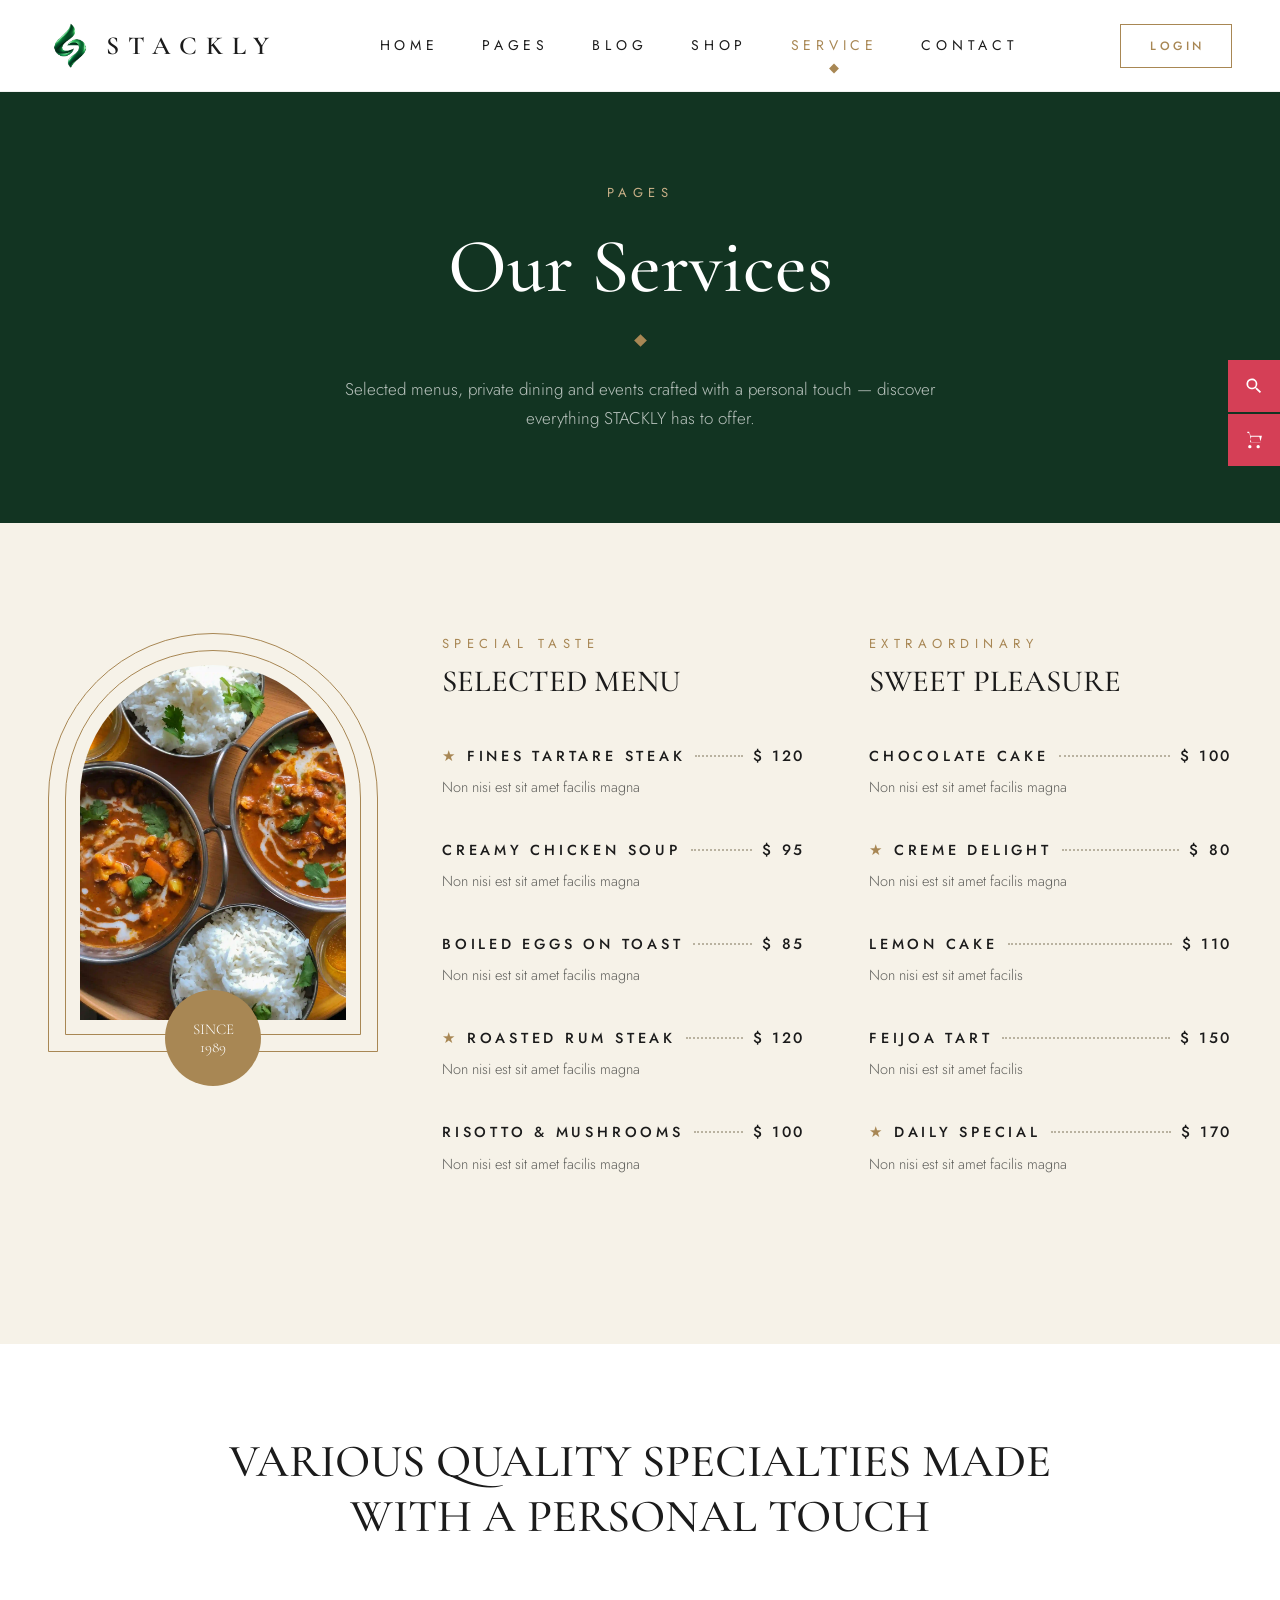
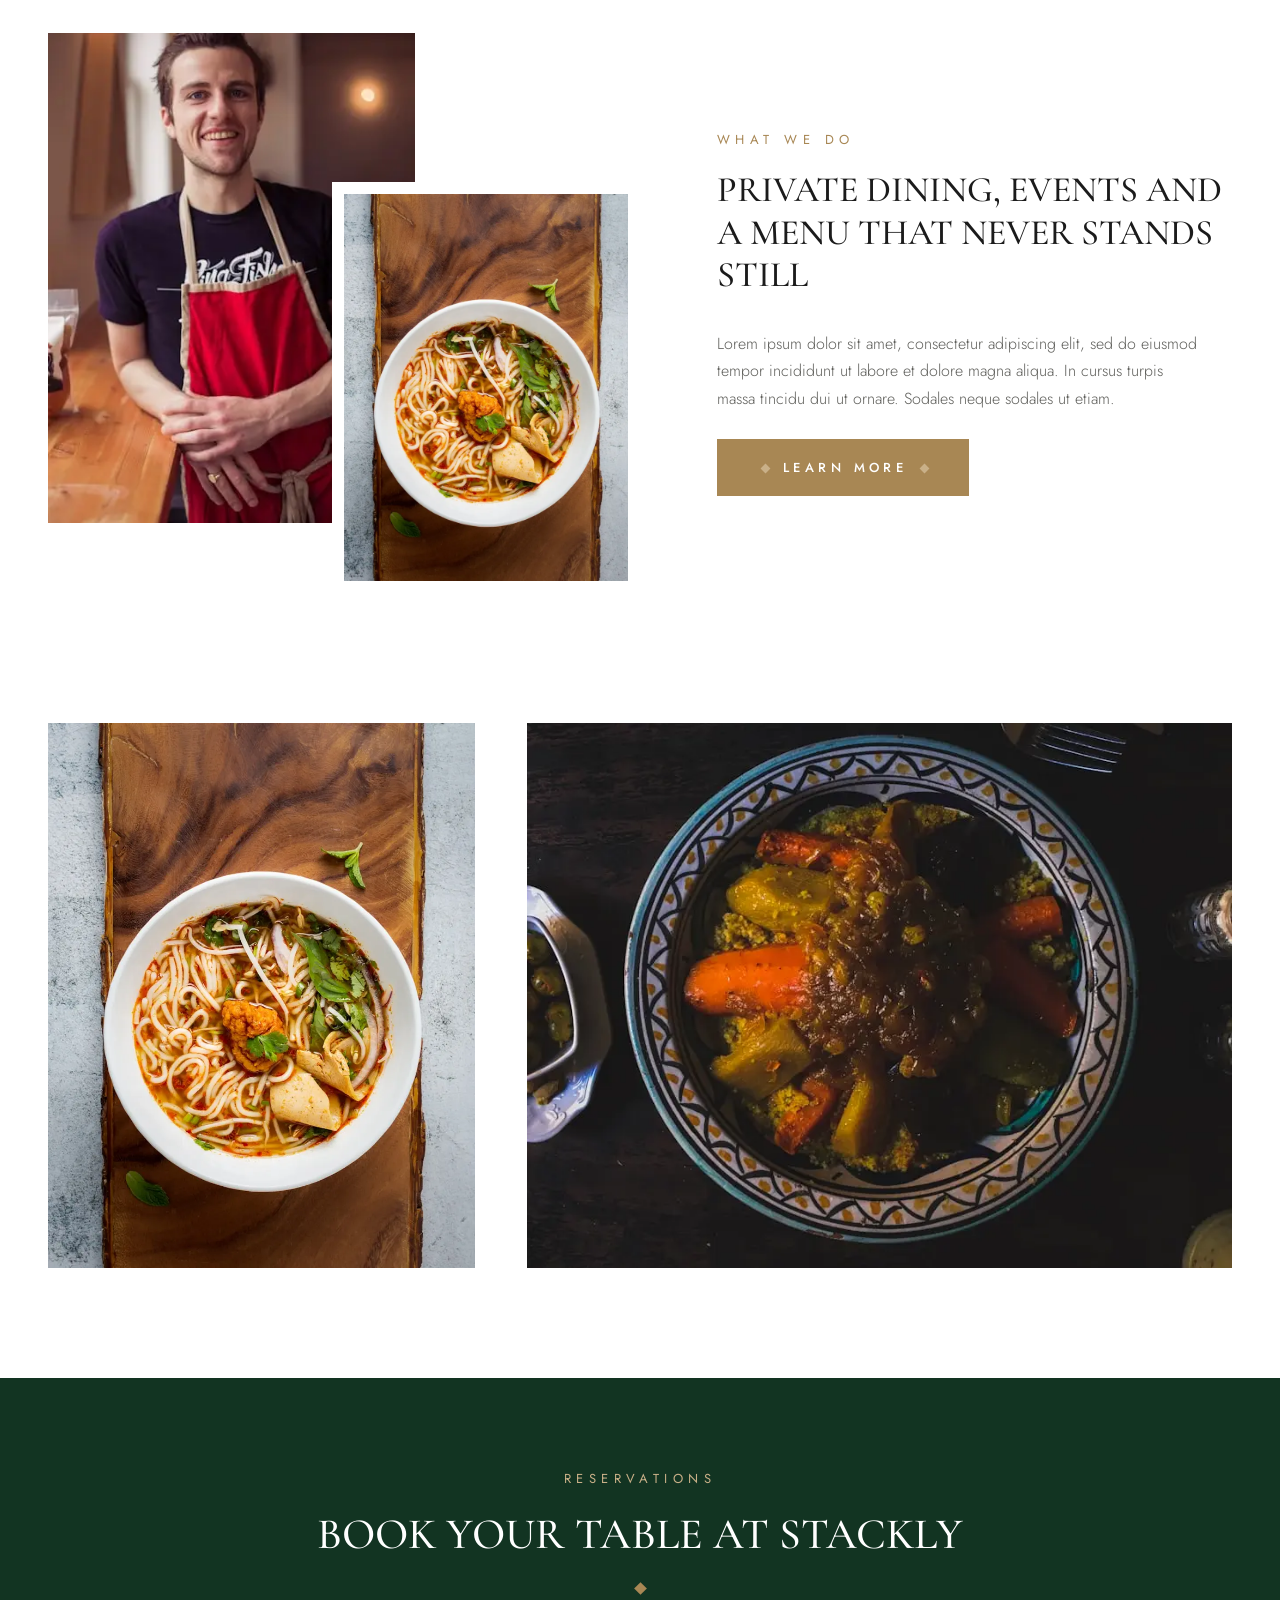
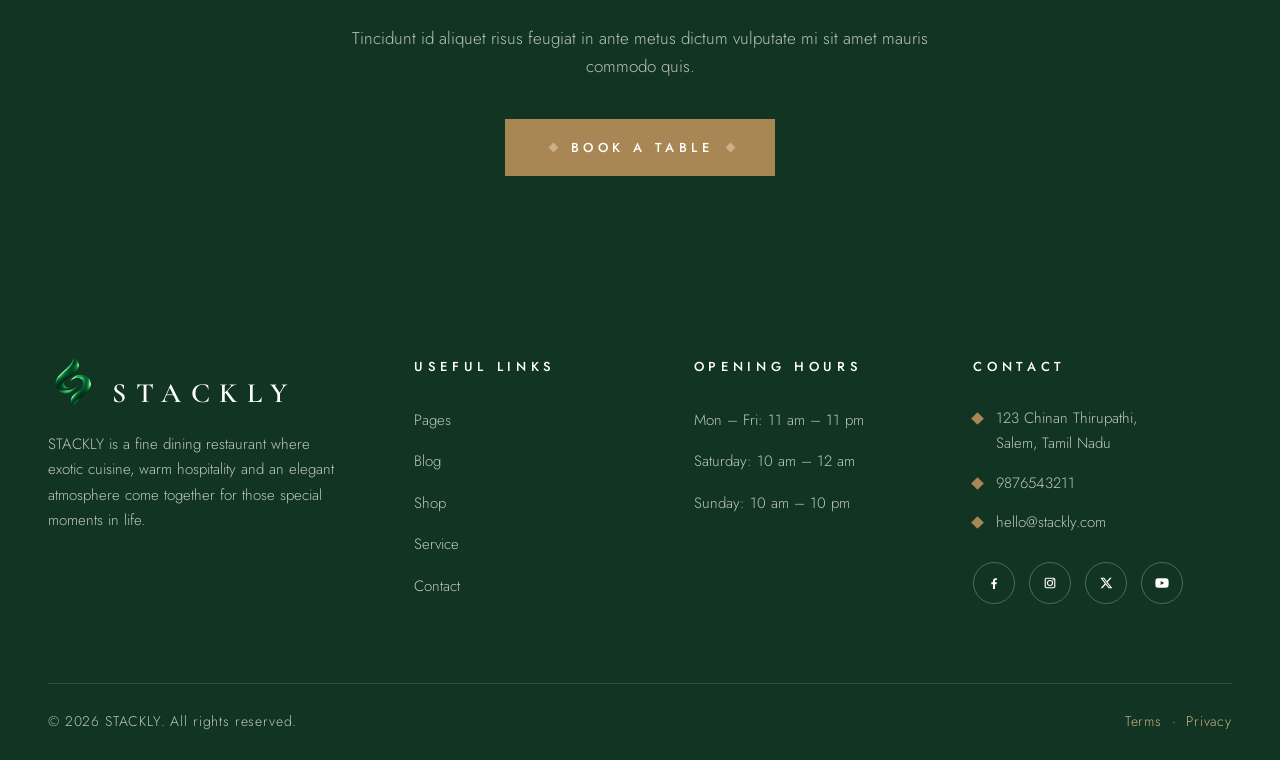
<file: services.html>
<!DOCTYPE html>
<html lang="en">
<head>
  <meta charset="UTF-8">
  <meta name="viewport" content="width=device-width, initial-scale=1.0">
  <title>Services | STACKLY</title>
  <meta name="description" content="STACKLY — fine dining restaurant. Exotic dishes, selected menu and an unforgettable experience.">
  <!-- Fonts -->
  <link rel="preconnect" href="https://fonts.googleapis.com">
  <link rel="preconnect" href="https://fonts.gstatic.com" crossorigin>
  <link href="https://fonts.googleapis.com/css2?family=Cormorant+Garamond:wght@400;500;600&family=Jost:wght@300;400;500&display=swap" rel="stylesheet">
  <!-- Styles -->
  <link rel="stylesheet" href="assets/css/style.css">
  <link rel="icon" type="image/png" href="assets/images/logo.png">
</head>
<body>
  <!-- ================= HEADER ================= -->
  <header class="site-header" id="siteHeader">
    <div class="header-inner container">
      <a href="index.html" class="brand">
        <!-- Replace assets/images/logo.png with your own logo -->
        <img src="Glossy Forest Green Ribbon Emblem (1).webp" alt="STACKLY logo" class="brand-logo">
        <span class="brand-name">STACKLY</span>
      </a>
      <nav class="main-nav" id="mainNav">
          <ul>
          <li><a href="index.html" >HOME</a></li>
          <li><a href="about.html">PAGES</a></li>
          <li><a href="blog.html">BLOG</a></li>
          <li><a href="shop.html">SHOP</a></li>
          <li><a href="services.html"class="active">SERVICE</a></li>

          <li><a href="contact.html">CONTACT</a></li>
          <!-- <li><a href="login.html">LOGIN</a></li> -->
        </ul>
      </nav>
      <div class="header-right">
        <a class="btn-login" href="login.html">LOGIN</a>
        <button class="hamburger" id="hamburger" aria-label="Toggle navigation">
          <span></span><span></span><span></span>
        </button>
      </div>
    </div>
  </header>
  <!-- ================= PAGE HERO ================= -->
  <section class="page-hero">
    <div class="container">
      <span class="label">Pages</span>
      <h1>Our Services</h1>
      <span class="diamond"></span>
      <p class="lead">Selected menus, private dining and events crafted with a personal touch — discover everything STACKLY has to offer.</p>
    </div>
  </section>

  <!-- ================= MENU ================= -->
  <section class="menu-section">
    <div class="container">
      <div class="menu-grid">
        <div class="menu-media reveal">
          <div class="arch-wrap">
            <img class="arch" src="hero1.webp" alt="STACKLY chef at the grill">
          </div>
          <div class="menu-badge"><span>SINCE<br>1989</span></div>
        </div>
        <div class="menu-col reveal">
          <span class="label">Special Taste</span>
          <h2>SELECTED MENU</h2>
          <div class="menu-item">
            <div class="mi-row"><span class="mi-name"><span class="star">&#9733;</span>FINES TARTARE STEAK</span><span class="mi-dots"></span><span class="mi-price">$ 120</span></div>
            <p class="mi-desc">Non nisi est sit amet facilis magna</p>
          </div>
          <div class="menu-item">
            <div class="mi-row"><span class="mi-name">CREAMY CHICKEN SOUP</span><span class="mi-dots"></span><span class="mi-price">$ 95</span></div>
            <p class="mi-desc">Non nisi est sit amet facilis magna</p>
          </div>
          <div class="menu-item">
            <div class="mi-row"><span class="mi-name">BOILED EGGS ON TOAST</span><span class="mi-dots"></span><span class="mi-price">$ 85</span></div>
            <p class="mi-desc">Non nisi est sit amet facilis magna</p>
          </div>
          <div class="menu-item">
            <div class="mi-row"><span class="mi-name"><span class="star">&#9733;</span>ROASTED RUM STEAK</span><span class="mi-dots"></span><span class="mi-price">$ 120</span></div>
            <p class="mi-desc">Non nisi est sit amet facilis magna</p>
          </div>
          <div class="menu-item">
            <div class="mi-row"><span class="mi-name">RISOTTO &amp; MUSHROOMS</span><span class="mi-dots"></span><span class="mi-price">$ 100</span></div>
            <p class="mi-desc">Non nisi est sit amet facilis magna</p>
          </div>
        </div>
        <div class="menu-col reveal">
          <span class="label">Extraordinary</span>
          <h2>SWEET PLEASURE</h2>
          <div class="menu-item">
            <div class="mi-row"><span class="mi-name">CHOCOLATE CAKE</span><span class="mi-dots"></span><span class="mi-price">$ 100</span></div>
            <p class="mi-desc">Non nisi est sit amet facilis magna</p>
          </div>
          <div class="menu-item">
            <div class="mi-row"><span class="mi-name"><span class="star">&#9733;</span>CREME DELIGHT</span><span class="mi-dots"></span><span class="mi-price">$ 80</span></div>
            <p class="mi-desc">Non nisi est sit amet facilis magna</p>
          </div>
          <div class="menu-item">
            <div class="mi-row"><span class="mi-name">LEMON CAKE</span><span class="mi-dots"></span><span class="mi-price">$ 110</span></div>
            <p class="mi-desc">Non nisi est sit amet facilis</p>
          </div>
          <div class="menu-item">
            <div class="mi-row"><span class="mi-name">FEIJOA TART</span><span class="mi-dots"></span><span class="mi-price">$ 150</span></div>
            <p class="mi-desc">Non nisi est sit amet facilis</p>
          </div>
          <div class="menu-item">
            <div class="mi-row"><span class="mi-name"><span class="star">&#9733;</span>DAILY SPECIAL</span><span class="mi-dots"></span><span class="mi-price">$ 170</span></div>
            <p class="mi-desc">Non nisi est sit amet facilis magna</p>
          </div>
        </div>
      </div>
    </div>
  </section>

  <!-- ================= SERVICES GRID ================= -->
  <section class="specialties" style="padding-top: 90px;">
    <div class="container">
      <h2 class="specialties-heading reveal">VARIOUS QUALITY SPECIALTIES MADE<br>WITH A PERSONAL TOUCH</h2>
      <div class="specialties-grid">
        <div class="specialties-media reveal">
          <img class="img-a" src="hero10.webp" alt="Elegant table setting at STACKLY">
          <img class="img-b" src="hero11.webp" alt="Signature citrus drinks">
        </div>
        <div class="specialties-text reveal">
          <span class="label">What We Do</span>
          <h2>PRIVATE DINING, EVENTS AND A MENU THAT NEVER STANDS STILL</h2>
          <p>Lorem ipsum dolor sit amet, consectetur adipiscing elit, sed do eiusmod tempor incididunt ut labore et dolore magna aliqua. In cursus turpis massa tincidu dui ut ornare. Sodales neque sodales ut etiam.</p>
          <br>
          <a href="404.html" class="btn-gold">LEARN MORE</a>
        </div>
      </div>
    </div>
  </section>

  <!-- ================= GALLERY ================= -->
  <section class="gallery-section" style="padding-bottom: 110px;">
    <div class="container">
      <div class="gallery-grid">
        <figure class="reveal"><img class="tall" src="hero11.webp" alt="Signature orange cocktail"></figure>
        <figure class="reveal"><img class="wide" src="hero2.webp" alt="Private banquet hall at STACKLY"></figure>
      </div>
    </div>
  </section>

  <!-- ================= CTA ================= -->
  <section class="page-hero" style="padding-top: 90px; padding-bottom: 90px;">
    <div class="container">
      <span class="label">Reservations</span>
      <h2 class="title" style="color: #fff;">BOOK YOUR TABLE AT STACKLY</h2>
      <span class="diamond"></span>
      <p class="lead">Tincidunt id aliquet risus feugiat in ante metus dictum vulputate mi sit amet mauris commodo quis.</p>
      <br>
      <a href="contact.html" class="btn-gold" style="margin-top: 10px;">BOOK A TABLE</a>
    </div>
  </section>
  <!-- ================= FOOTER ================= -->
  <footer class="site-footer">
     <div class="container">
      <div class="footer-top">
        <div class="footer-brand">
<a href="index.html" class="brand">
        <!-- Replace assets/images/logo.png with your own logo -->
        <img src="Glossy Forest Green Ribbon Emblem (1).webp" alt="STACKLY logo" class="brand-logo">
        <span class="brand-name">STACKLY</span>
      </a>         <p>STACKLY is a fine dining restaurant where exotic cuisine, warm hospitality and an elegant atmosphere come together for those special moments in life.</p>
        </div>
        <div class="footer-col">
          <h4>Useful Links</h4>
         <ul>
          <li><a href="about.html">Pages</a></li>
          <li><a href="blog.html">Blog</a></li>
          <li><a href="shop.html">Shop</a></li>
          <li><a href="services.html">Service</a></li>
          <li><a href="contact.html">Contact </a></li>
        </ul>
        </div>
        <div class="footer-col">
          <h4>Opening Hours</h4>
          <ul>
            <li><a href="404.html">Mon – Fri: 11 am – 11 pm</a></li>
            <li><a href="404.html">Saturday: 10 am – 12 am</a></li>
            <li><a href="404.html">Sunday: 10 am – 10 pm</a></li>
          </ul>
        </div>
        <div class="footer-col">
          <h4>Contact</h4>
         <ul class="footer-contact">
            <li><span class="diamond"></span><span>123 Chinan Thirupathi,<br>Salem, Tamil Nadu</span></li>
            <li><span class="diamond"></span><a href="tel:+4466789011">9876543211</a></li>
            <li><span class="diamond"></span><a href="mailto:hello@stackly.com">hello@stackly.com</a></li>
          </ul>
        <div class="socials">
          <a href="404.html" aria-label="Facebook"><svg viewBox="0 0 24 24"><path d="M13.5 21v-7h2.4l.4-3h-2.8V9.1c0-.9.3-1.5 1.6-1.5h1.3V4.9c-.3 0-1.2-.1-2.2-.1-2.2 0-3.7 1.3-3.7 3.8V11H8v3h2.5v7h3z"/></svg></a>
          <a href="404.html" aria-label="Instagram"><svg viewBox="0 0 24 24"><path d="M12 7.4A4.6 4.6 0 1 0 12 16.6 4.6 4.6 0 0 0 12 7.4zm0 7.6A3 3 0 1 1 12 9a3 3 0 0 1 0 6zm5.9-7.8a1.1 1.1 0 1 1-2.2 0 1.1 1.1 0 0 1 2.2 0zM17.4 4c1.4 0 2.6 1.2 2.6 2.6v10.8c0 1.4-1.2 2.6-2.6 2.6H6.6C5.2 20 4 18.8 4 17.4V6.6C4 5.2 5.2 4 6.6 4h10.8zm0 1.7H6.6c-.5 0-.9.4-.9.9v10.8c0 .5.4.9.9.9h10.8c.5 0 .9-.4.9-.9V6.6c0-.5-.4-.9-.9-.9z"/></svg></a>
          <a href="404.html" aria-label="X"><svg viewBox="0 0 24 24"><path d="M17.8 4h2.7l-6 6.9L21.5 20h-5.6l-4.3-5.7L6.6 20H3.9l6.4-7.4L3.6 4h5.7l3.9 5.2L17.8 4zm-1 14.3h1.5L8.5 5.6H6.9l9.9 12.7z"/></svg></a>
          <a href="404.html" aria-label="YouTube"><svg viewBox="0 0 24 24"><path d="M21.6 7.2a2.5 2.5 0 0 0-1.8-1.8C18.2 5 12 5 12 5s-6.2 0-7.8.4A2.5 2.5 0 0 0 2.4 7.2 26 26 0 0 0 2 12a26 26 0 0 0 .4 4.8 2.5 2.5 0 0 0 1.8 1.8C5.8 19 12 19 12 19s6.2 0 7.8-.4a2.5 2.5 0 0 0 1.8-1.8A26 26 0 0 0 22 12a26 26 0 0 0-.4-4.8zM10 15V9l5.2 3L10 15z"/></svg></a>
        </div>
        </div>
      </div>
      <div class="footer-bottom">
        <span>&copy; <span id="year"></span> STACKLY. All rights reserved.</span>
        <span><a href="404.html">Terms</a> &nbsp;&middot;&nbsp; <a href="404.html">Privacy</a></span>
      </div>
    </div>
  </footer>

  <!-- Side tools (as seen in screenshots) + back to top -->
  <div class="side-tools">
    <a href="404.html" aria-label="Search"><svg viewBox="0 0 24 24"><path d="M15.5 14h-.8l-.3-.3a6.5 6.5 0 1 0-.7.7l.3.3v.8l5 5 1.5-1.5-5-5zm-6 0a4.5 4.5 0 1 1 0-9 4.5 4.5 0 0 1 0 9z"/></svg></a>
    <a href="404.html" aria-label="Cart"><svg viewBox="0 0 24 24"><path d="M7 18a2 2 0 1 0 0 4 2 2 0 0 0 0-4zm10 0a2 2 0 1 0 0 4 2 2 0 0 0 0-4zM7.2 14.6l.1-.4L8.7 8h9.7l1.3 5.2.2 1.4H7.2zM7.6 6 7 3.8 4 3.5V2h2.2l2.6 13h10.7l2-8H7.6z"/></svg></a>
  </div>
  <button id="toTop" aria-label="Back to top">&uarr;</button>

  <script src="assets/js/script.js"></script>
</body>
</html>
</file>
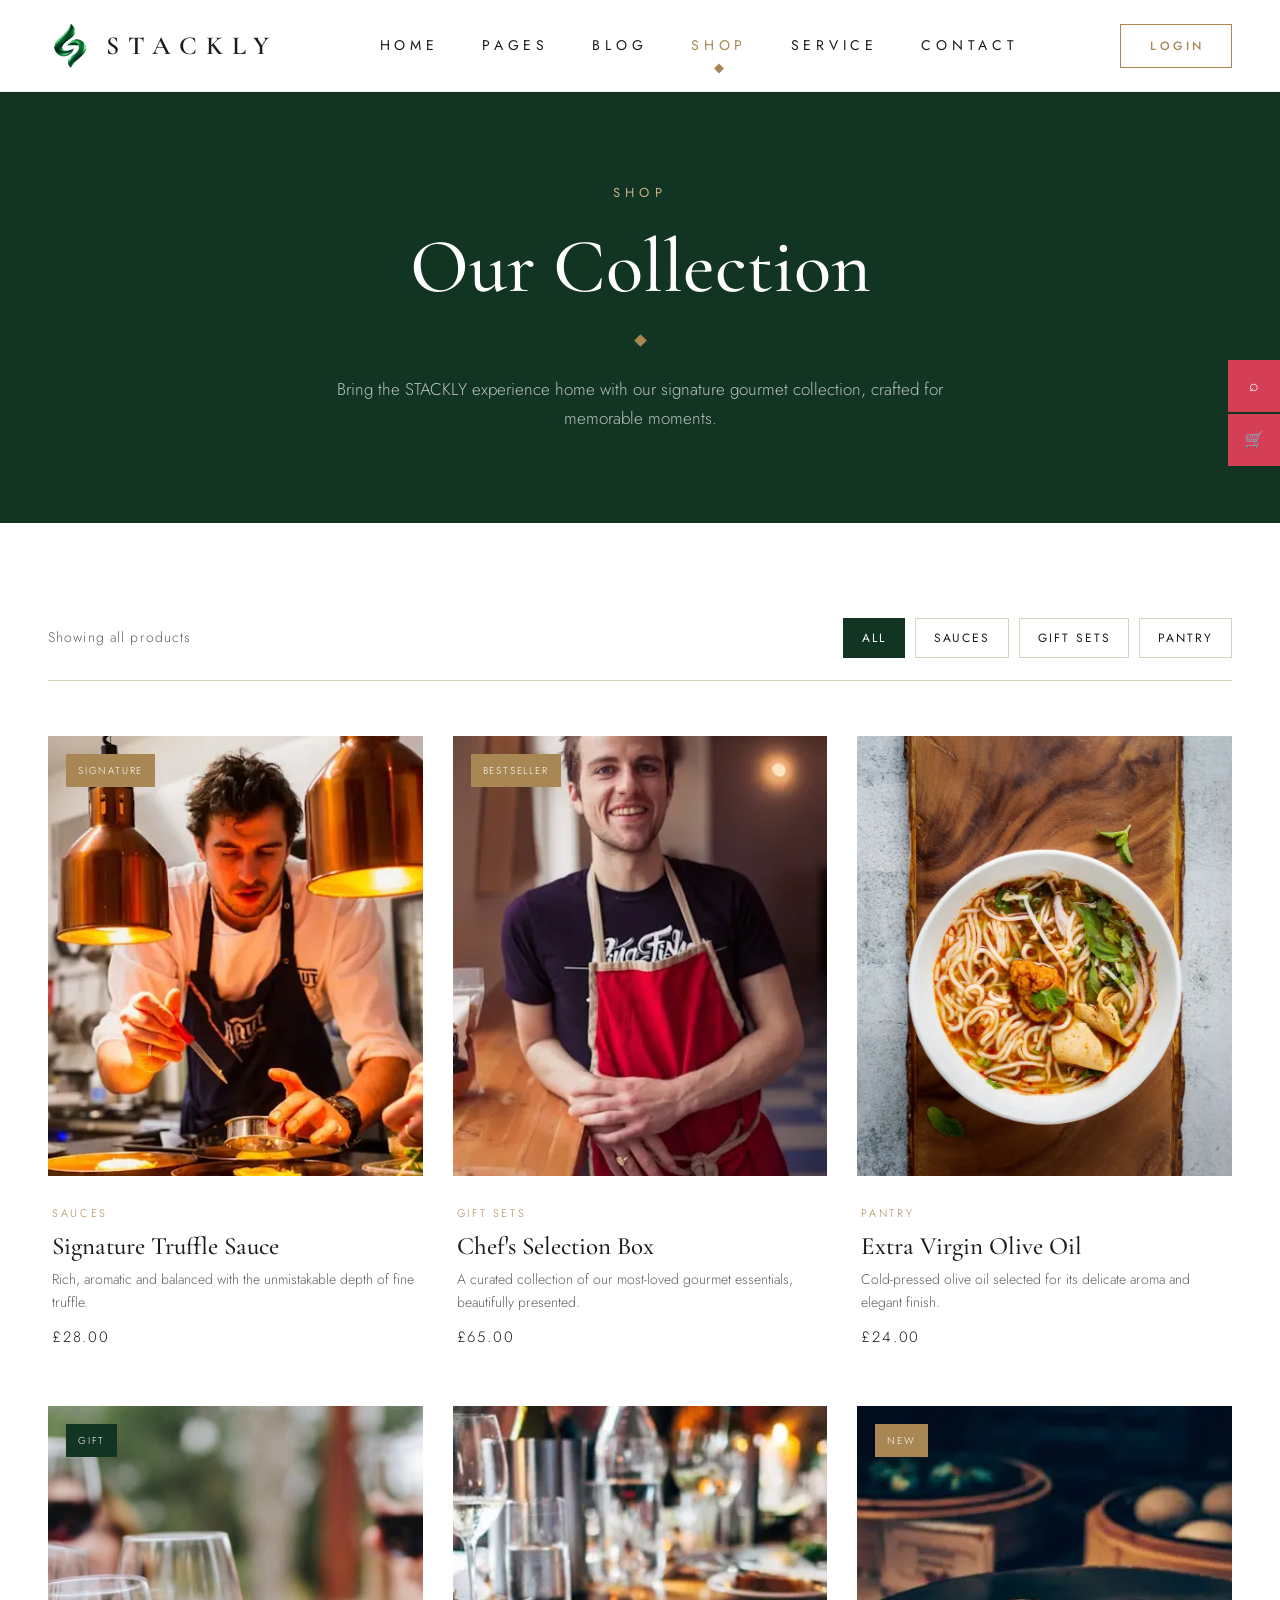
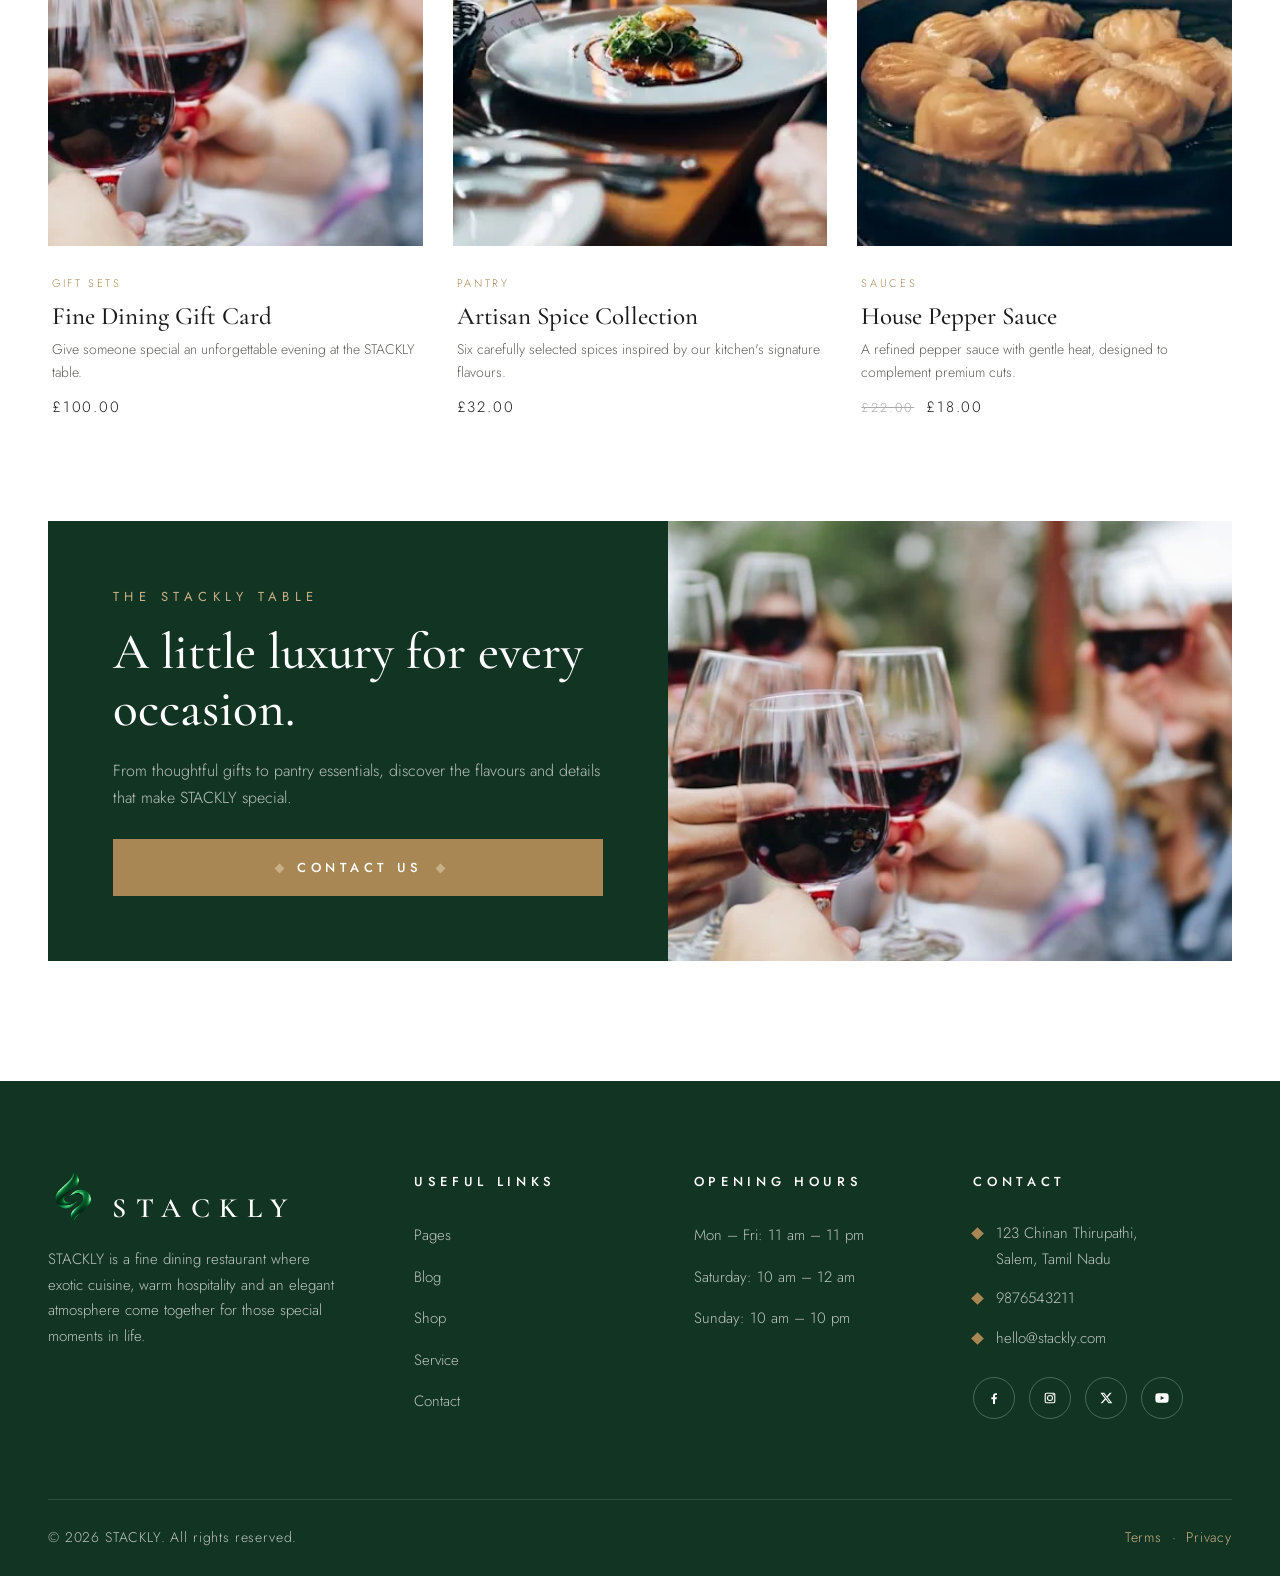
<file: shop.html>
<!DOCTYPE html>
<html lang="en">
<head>
  <meta charset="UTF-8">
  <meta name="viewport" content="width=device-width, initial-scale=1.0">
  <title>Shop | STACKLY</title>
  <meta name="description" content="Shop premium STACKLY gourmet products, signature sauces, gift sets and culinary essentials.">
  <link rel="preconnect" href="https://fonts.googleapis.com">
  <link rel="preconnect" href="https://fonts.gstatic.com" crossorigin>
  <link href="https://fonts.googleapis.com/css2?family=Cormorant+Garamond:wght@400;500;600&family=Jost:wght@300;400;500&display=swap" rel="stylesheet">
  <link rel="stylesheet" href="assets/css/style.css">
  <link rel="icon" type="image/png" href="assets/images/logo.png">

  <style>
    /* SHOP PAGE - uses the same STACKLY design system */
    .shop-section{background:var(--white);padding:95px 0 120px}
    .shop-toolbar{display:flex;justify-content:space-between;align-items:center;gap:24px;margin-bottom:55px;border-bottom:1px solid var(--line);padding-bottom:22px}
    .shop-count{font-size:14px;color:var(--muted);letter-spacing:.08em}
    .shop-filters{display:flex;gap:10px;flex-wrap:wrap}
    .shop-filter{border:1px solid var(--line);padding:10px 18px;background:transparent;color:var(--ink);font:400 12px var(--font-sans);letter-spacing:.16em;text-transform:uppercase;transition:.3s;cursor:pointer}
    .shop-filter:hover,.shop-filter.active{background:var(--green);border-color:var(--green);color:var(--white)}
    .product-grid{display:grid;grid-template-columns:repeat(3,1fr);gap:55px 30px}
    .product-card{background:var(--white);position:relative;overflow:hidden}
    .product-media{position:relative;aspect-ratio:4/4.7;background:var(--cream);overflow:hidden}
    .product-media img{width:100%;height:100%;object-fit:cover;transition:transform .8s var(--ease)}
    .product-card:hover .product-media img{transform:scale(1.045)}
    .product-badge{position:absolute;top:18px;left:18px;background:var(--gold);color:var(--white);font-size:10px;letter-spacing:.18em;padding:8px 12px;text-transform:uppercase;z-index:2}
    .product-badge.sale{background:var(--green)}
    .product-actions{position:absolute;left:18px;right:18px;bottom:18px;display:flex;gap:8px;opacity:0;transform:translateY(12px);transition:.35s var(--ease)}
    .product-card:hover .product-actions{opacity:1;transform:translateY(0)}
    .product-actions a{flex:1;background:var(--white);color:var(--green);border:1px solid var(--white);text-align:center;padding:12px 8px;font-size:10px;letter-spacing:.18em;text-transform:uppercase}
    .product-actions a:hover{background:var(--gold);border-color:var(--gold);color:var(--white)}
    .product-info{padding:22px 4px 0}
    .product-category{font-size:11px;letter-spacing:.24em;color:var(--gold);text-transform:uppercase}
    .product-info h3{font-size:25px;margin:7px 0 8px}
    .product-info p{color:var(--muted);font-size:14px;line-height:1.6;min-height:45px}
    .product-price{display:flex;align-items:center;gap:12px;margin-top:12px;font-size:15px;letter-spacing:.12em}
    .old-price{text-decoration:line-through;color:#aaa;font-size:13px}
    .shop-banner{margin-top:100px;background:var(--green);display:grid;grid-template-columns:1.1fr 1fr;min-height:390px;overflow:hidden}
    .shop-banner-content{padding:65px;display:flex;flex-direction:column;justify-content:center}
    .shop-banner-content .label{color:var(--gold-soft);margin-bottom:16px}
    .shop-banner-content h2{color:var(--white);font-size:clamp(32px,4vw,58px);margin-bottom:18px}
    .shop-banner-content p{color:rgba(255,255,255,.7);max-width:520px;margin-bottom:28px}
    .shop-banner-image{min-height:390px}
    .shop-banner-image img{width:100%;height:100%;object-fit:cover}
    .shop-empty{grid-column:1/-1;text-align:center;padding:70px 20px;color:var(--muted);display:none}
    .shop-empty h3{font-size:30px;margin-bottom:10px}

    @media(max-width:992px){
      .shop-section{padding:75px 0 90px}
      .product-grid{grid-template-columns:repeat(2,1fr);gap:45px 22px}
      .shop-toolbar{align-items:flex-start;flex-direction:column}
      .shop-banner{grid-template-columns:1fr}
      .shop-banner-image{height:340px;min-height:0}
      .shop-banner-content{padding:50px 35px}
    }
    @media(max-width:640px){
      .shop-section{padding:55px 0 70px}
      .shop-toolbar{margin-bottom:35px}
      .shop-filters{width:100%;display:grid;grid-template-columns:1fr 1fr}
      .shop-filter{width:100%;padding:11px 7px;font-size:10px}
      .product-grid{grid-template-columns:1fr;gap:40px}
      .product-media{aspect-ratio:4/4.8}
      .product-actions{opacity:1;transform:none}
      .product-actions a{padding:11px 5px}
      .product-info h3{font-size:24px}
      .shop-banner{margin-top:65px}
      .shop-banner-content{padding:42px 24px}
      .shop-banner-image{height:270px}
    }
  </style>
</head>
<body>

<header class="site-header" id="siteHeader">
  <div class="header-inner container">
    <a href="index.html" class="brand">
      <img src="Glossy Forest Green Ribbon Emblem (1).webp" alt="STACKLY logo" class="brand-logo">
      <span class="brand-name">STACKLY</span>
    </a>
    <nav class="main-nav" id="mainNav">
       <ul>
          <li><a href="index.html" >HOME</a></li>
          <li><a href="about.html">PAGES</a></li>
          <li><a href="blog.html">BLOG</a></li>
          <li><a href="shop.html"class="active">SHOP</a></li>
          <li><a href="services.html">SERVICE</a></li>

          <li><a href="contact.html">CONTACT</a></li>
          <!-- <li><a href="login.html">LOGIN</a></li> -->
        </ul>
    </nav>
    <div class="header-right">
      <a class="btn-login" href="login.html">LOGIN</a>
      <button class="hamburger" id="hamburger" aria-label="Toggle navigation" aria-expanded="false">
        <span></span><span></span><span></span>
      </button>
    </div>
  </div>
</header>

<section class="page-hero">
  <div class="container">
    <span class="label">Shop</span>
    <h1>Our Collection</h1>
    <span class="diamond"></span>
    <p class="lead">Bring the STACKLY experience home with our signature gourmet collection, crafted for memorable moments.</p>
  </div>
</section>

<main class="shop-section">
  <div class="container">
    <div class="shop-toolbar">
      <span class="shop-count" id="shopCount">Showing all products</span>
      <div class="shop-filters" role="group" aria-label="Product filters">
        <button class="shop-filter active" data-filter="all">All</button>
        <button class="shop-filter" data-filter="sauces">Sauces</button>
        <button class="shop-filter" data-filter="gifts">Gift Sets</button>
        <button class="shop-filter" data-filter="pantry">Pantry</button>
      </div>
    </div>

    <div class="product-grid" id="productGrid">
      <article class="product-card" data-category="sauces">
        <div class="product-media">
          <span class="product-badge">Signature</span>
          <img src="hero9.webp" alt="STACKLY signature truffle sauce">
          <div class="product-actions"><a href="404.html">Quick View</a><a href="404.html">Add to Cart</a></div>
        </div>
        <div class="product-info">
          <span class="product-category">Sauces</span>
          <h3>Signature Truffle Sauce</h3>
          <p>Rich, aromatic and balanced with the unmistakable depth of fine truffle.</p>
          <div class="product-price">£28.00</div>
        </div>
      </article>

      <article class="product-card" data-category="gifts">
        <div class="product-media">
          <span class="product-badge">Bestseller</span>
          <img src="hero10.webp" alt="STACKLY chef selection gift box">
          <div class="product-actions"><a href="404.html">Quick View</a><a href="404.html">Add to Cart</a></div>
        </div>
        <div class="product-info">
          <span class="product-category">Gift Sets</span>
          <h3>Chef's Selection Box</h3>
          <p>A curated collection of our most-loved gourmet essentials, beautifully presented.</p>
          <div class="product-price">£65.00</div>
        </div>
      </article>

      <article class="product-card" data-category="pantry">
        <div class="product-media">
          <img src="hero11.webp" alt="STACKLY gourmet olive oil">
          <div class="product-actions"><a href="404.html">Quick View</a><a href="404.html">Add to Cart</a></div>
        </div>
        <div class="product-info">
          <span class="product-category">Pantry</span>
          <h3>Extra Virgin Olive Oil</h3>
          <p>Cold-pressed olive oil selected for its delicate aroma and elegant finish.</p>
          <div class="product-price">£24.00</div>
        </div>
      </article>

      <article class="product-card" data-category="gifts">
        <div class="product-media">
          <span class="product-badge sale">Gift</span>
          <img src="hero13.webp" alt="STACKLY dining gift collection">
          <div class="product-actions"><a href="404.html">Quick View</a><a href="404.html">Add to Cart</a></div>
        </div>
        <div class="product-info">
          <span class="product-category">Gift Sets</span>
          <h3>Fine Dining Gift Card</h3>
          <p>Give someone special an unforgettable evening at the STACKLY table.</p>
          <div class="product-price">£100.00</div>
        </div>
      </article>

      <article class="product-card" data-category="pantry">
        <div class="product-media">
          <img src="hero6 (1).webp" alt="STACKLY artisan spice collection">
          <div class="product-actions"><a href="404.html">Quick View</a><a href="404.html">Add to Cart</a></div>
        </div>
        <div class="product-info">
          <span class="product-category">Pantry</span>
          <h3>Artisan Spice Collection</h3>
          <p>Six carefully selected spices inspired by our kitchen's signature flavours.</p>
          <div class="product-price">£32.00</div>
        </div>
      </article>

      <article class="product-card" data-category="sauces">
        <div class="product-media">
          <span class="product-badge">New</span>
          <img src="hero7.webp" alt="STACKLY house pepper sauce">
          <div class="product-actions"><a href="404.html">Quick View</a><a href="404.html">Add to Cart</a></div>
        </div>
        <div class="product-info">
          <span class="product-category">Sauces</span>
          <h3>House Pepper Sauce</h3>
          <p>A refined pepper sauce with gentle heat, designed to complement premium cuts.</p>
          <div class="product-price"><span class="old-price">£22.00</span> £18.00</div>
        </div>
      </article>

      <div class="shop-empty" id="shopEmpty">
        <h3>No products found</h3>
        <p>Try selecting another collection.</p>
      </div>
    </div>

    <section class="shop-banner">
      <div class="shop-banner-content">
        <span class="label">The STACKLY Table</span>
        <h2>A little luxury for every occasion.</h2>
        <p>From thoughtful gifts to pantry essentials, discover the flavours and details that make STACKLY special.</p>
        <a href="contact.html" class="btn-gold">CONTACT US</a>
      </div>
      <div class="shop-banner-image">
        <img src="hero13.webp" alt="Elegant STACKLY dining experience">
      </div>
    </section>
  </div>
</main>

<footer class="site-footer">
   <div class="container">
      <div class="footer-top">
        <div class="footer-brand">
<a href="index.html" class="brand">
        <!-- Replace assets/images/logo.png with your own logo -->
        <img src="Glossy Forest Green Ribbon Emblem (1).webp" alt="STACKLY logo" class="brand-logo">
        <span class="brand-name">STACKLY</span>
      </a>         <p>STACKLY is a fine dining restaurant where exotic cuisine, warm hospitality and an elegant atmosphere come together for those special moments in life.</p>
        </div>
      <div class="footer-col">
        <h4>Useful Links</h4>
        <ul>
          <li><a href="about.html">Pages</a></li>
          <li><a href="blog.html">Blog</a></li>
          <li><a href="shop.html">Shop</a></li>
          <li><a href="services.html">Service</a></li>
          <li><a href="contact.html">Contact </a></li>
        </ul>
      </div>
      <div class="footer-col">
        <h4>Opening Hours</h4>
        <ul>
          <li><a href="404.html">Mon – Fri: 11 am – 11 pm</a></li>
          <li><a href="404.html">Saturday: 10 am – 12 am</a></li>
          <li><a href="404.html">Sunday: 10 am – 10 pm</a></li>
        </ul>
      </div>
      <div class="footer-col">
        <h4>Contact</h4>
        <ul class="footer-contact">
            <li><span class="diamond"></span><span>123 Chinan Thirupathi,<br>Salem, Tamil Nadu</span></li>
            <li><span class="diamond"></span><a href="tel:+4466789011">9876543211</a></li>
            <li><span class="diamond"></span><a href="mailto:hello@stackly.com">hello@stackly.com</a></li>
          </ul>
        <div class="socials">
          <a href="404.html" aria-label="Facebook"><svg viewBox="0 0 24 24"><path d="M13.5 21v-7h2.4l.4-3h-2.8V9.1c0-.9.3-1.5 1.6-1.5h1.3V4.9c-.3 0-1.2-.1-2.2-.1-2.2 0-3.7 1.3-3.7 3.8V11H8v3h2.5v7h3z"/></svg></a>
          <a href="404.html" aria-label="Instagram"><svg viewBox="0 0 24 24"><path d="M12 7.4A4.6 4.6 0 1 0 12 16.6 4.6 4.6 0 0 0 12 7.4zm0 7.6A3 3 0 1 1 12 9a3 3 0 0 1 0 6zm5.9-7.8a1.1 1.1 0 1 1-2.2 0 1.1 1.1 0 0 1 2.2 0zM17.4 4c1.4 0 2.6 1.2 2.6 2.6v10.8c0 1.4-1.2 2.6-2.6 2.6H6.6C5.2 20 4 18.8 4 17.4V6.6C4 5.2 5.2 4 6.6 4h10.8zm0 1.7H6.6c-.5 0-.9.4-.9.9v10.8c0 .5.4.9.9.9h10.8c.5 0 .9-.4.9-.9V6.6c0-.5-.4-.9-.9-.9z"/></svg></a>
          <a href="404.html" aria-label="X"><svg viewBox="0 0 24 24"><path d="M17.8 4h2.7l-6 6.9L21.5 20h-5.6l-4.3-5.7L6.6 20H3.9l6.4-7.4L3.6 4h5.7l3.9 5.2L17.8 4zm-1 14.3h1.5L8.5 5.6H6.9l9.9 12.7z"/></svg></a>
          <a href="404.html" aria-label="YouTube"><svg viewBox="0 0 24 24"><path d="M21.6 7.2a2.5 2.5 0 0 0-1.8-1.8C18.2 5 12 5 12 5s-6.2 0-7.8.4A2.5 2.5 0 0 0 2.4 7.2 26 26 0 0 0 2 12a26 26 0 0 0 .4 4.8 2.5 2.5 0 0 0 1.8 1.8C5.8 19 12 19 12 19s6.2 0 7.8-.4a2.5 2.5 0 0 0 1.8-1.8A26 26 0 0 0 22 12a26 26 0 0 0-.4-4.8zM10 15V9l5.2 3L10 15z"/></svg></a>
        </div>
      </div>
    </div>
    <div class="footer-bottom">
      <span>&copy; <span id="year"></span> STACKLY. All rights reserved.</span>
      <span><a href="404.html">Terms</a> &nbsp;·&nbsp; <a href="404.html">Privacy</a></span>
    </div>
  </div>
</footer>

<div class="side-tools">
  <a href="404.html" aria-label="Search">⌕</a>
  <a href="404.html" aria-label="Cart">🛒</a>
</div>
<button id="toTop" aria-label="Back to top">&uarr;</button>

<script src="assets/js/script.js"></script>
<script>
(function(){
  const header=document.getElementById('siteHeader');
  const top=document.getElementById('toTop');
  const filters=document.querySelectorAll('.shop-filter');
  const cards=document.querySelectorAll('.product-card');
  const count=document.getElementById('shopCount');
  const empty=document.getElementById('shopEmpty');

  window.addEventListener('scroll',()=>{
    header.classList.toggle('site-header--scrolled',window.scrollY>30);
    top.classList.toggle('show',window.scrollY>450);
  });
  top?.addEventListener('click',()=>window.scrollTo({top:0,behavior:'smooth'}));

  filters.forEach(btn=>btn.addEventListener('click',()=>{
    filters.forEach(x=>x.classList.remove('active')); btn.classList.add('active');
    const filter=btn.dataset.filter; let visible=0;
    cards.forEach(card=>{
      const show=filter==='all'||card.dataset.category===filter;
      card.style.display=show?'block':'none'; if(show) visible++;
    });
    count.textContent=filter==='all'?'Showing all products':`Showing ${visible} ${filter.replace('-',' ')} product${visible===1?'':'s'}`;
    empty.style.display=visible?'none':'block';
  }));
  document.getElementById('year').textContent=new Date().getFullYear();
})();
</script>
</body>
</html>
</file>
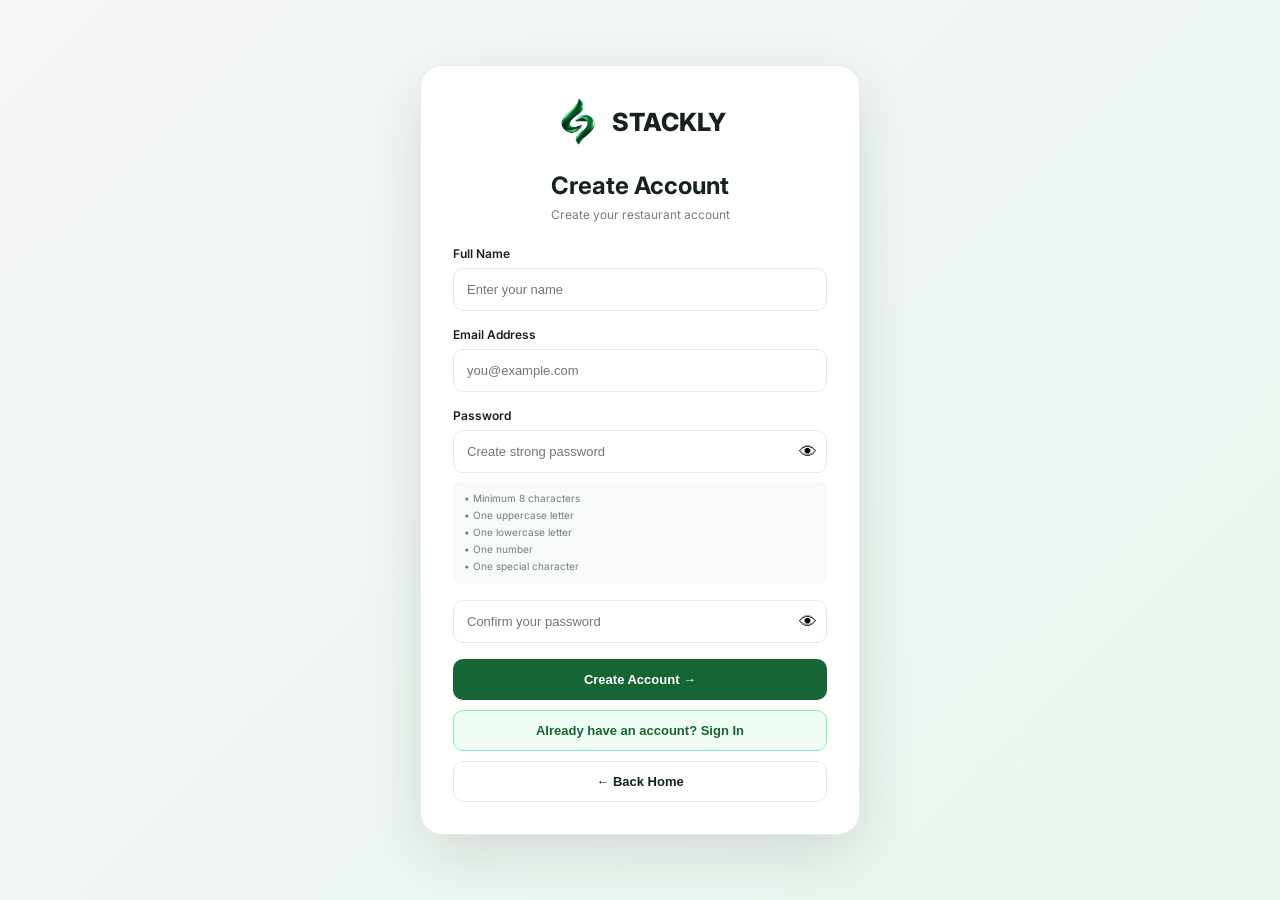
<file: sig.html>
<!DOCTYPE html>
<html lang="en">
<head>

<meta charset="UTF-8">
<meta name="viewport" content="width=device-width, initial-scale=1.0">

<title>STACKLY | Create Account</title>

<link rel="preconnect" href="https://fonts.googleapis.com">
<link rel="preconnect" href="https://fonts.gstatic.com" crossorigin>

<link href="https://fonts.googleapis.com/css2?family=Inter:wght@400;500;600;700;800&display=swap"
rel="stylesheet">

<style>

:root{
    --green:#166534;
    --dark:#10251a;
    --light:#dcfce7;
    --border:#e5ebe7;
    --muted:#718078;
}

*{
    box-sizing:border-box;
    margin:0;
    padding:0;
}

body{
    font-family:Inter,Arial,sans-serif;
    min-height:100vh;
    background:linear-gradient(135deg,#f5f7f6,#e9f5ed);
    color:#17221b;
}

.signup-wrap{
    min-height:100vh;
    display:flex;
    align-items:center;
    justify-content:center;
    padding:20px;
}

.signup-card{
    width:100%;
    max-width:440px;
    background:#fff;
    border:1px solid var(--border);
    border-radius:22px;
    padding:32px;
    box-shadow:0 20px 60px rgba(16,37,26,.12);
}

.logo{
    display:flex;
    align-items:center;
    justify-content:center;
    gap:10px;
    margin-bottom:24px;
}

.logo-mark{
    width:48px;
    height:48px;
    border-radius:12px;
    background:var(--dark);
    color:white;
    display:flex;
    align-items:center;
    justify-content:center;
    font-size:24px;
}

.logo h1{
    font-size:25px;
    font-weight:800;
}

.logo span{
    color:#22c55e;
}

h2{
    text-align:center;
    font-size:24px;
    margin-bottom:7px;
}

.sub{
    text-align:center;
    color:var(--muted);
    font-size:12px;
    margin-bottom:24px;
}

.field{
    margin-bottom:16px;
}

.field label{
    display:block;
    font-size:12px;
    font-weight:600;
    margin-bottom:7px;
}

.input-wrap{
    position:relative;
}

.input-wrap input{
    width:100%;
    padding:13px;
    border:1px solid var(--border);
    border-radius:10px;
    outline:none;
    font-size:13px;
}

.input-wrap input:focus{
    border-color:#65a374;
    box-shadow:0 0 0 3px rgba(22,101,52,.08);
}

.password-wrap input{
    padding-right:45px;
}

.eye{
    position:absolute;
    right:10px;
    top:50%;
    transform:translateY(-50%);
    border:0;
    background:transparent;
    cursor:pointer;
    font-size:18px;
}

.password-rules{
    margin-top:8px;
    padding:9px 11px;
    background:#f8faf9;
    border-radius:8px;
    font-size:10px;
    line-height:1.7;
    color:var(--muted);
}

.password-rules span{
    display:block;
}

.valid{
    color:#166534!important;
}

.invalid{
    color:#dc2626!important;
}

.error{
    display:none;
    color:#dc2626;
    font-size:11px;
    margin-top:6px;
}

.success{
    display:none;
    background:#dcfce7;
    color:#166534;
    padding:10px;
    border-radius:9px;
    font-size:11px;
    margin-bottom:12px;
    text-align:center;
}

.create-btn{
    width:100%;
    padding:13px;
    border:0;
    border-radius:10px;
    background:var(--green);
    color:white;
    font-size:13px;
    font-weight:700;
    cursor:pointer;
}

.create-btn:hover{
    background:#14532d;
}

.signin-btn,
.home-btn{
    width:100%;
    padding:12px;
    margin-top:10px;
    border-radius:10px;
    font-size:13px;
    font-weight:700;
    cursor:pointer;
}

.signin-btn{
    border:1px solid #86efac;
    background:#f0fdf4;
    color:var(--green);
}

.home-btn{
    border:1px solid var(--border);
    background:white;
    color:var(--dark);
}

@media(max-width:480px){

    .signup-wrap{
        padding:14px;
    }

    .signup-card{
        padding:24px 18px;
        border-radius:17px;
    }

    .logo h1{
        font-size:22px;
    }

    h2{
        font-size:21px;
    }

}
.logo{
    display:flex;
    align-items:center;
    justify-content:center;
    gap:10px;
    margin-bottom:25px;
}

.logo img{
    width:48px;
    height:48px;
    object-fit:contain;
}

.logo h1{
    font-size:25px;
    font-weight:800;
    margin:0;
}

.logo span{
    color:#22c55e;
}

</style>
</head>

<body>

<div class="signup-wrap">

<div class="signup-card">

    <!-- Logo -->
<div class="logo">
    <img src="Glossy Forest Green Ribbon Emblem (1).webp" alt="STACKLY Logo">

    <h1>
        STACKLY<span></span>
    </h1>
</div>

    <h2>Create Account</h2>

    <p class="sub">
        Create your restaurant account
    </p>

    <div class="success" id="successMessage">
        Account created successfully!
    </div>

    <form id="signupForm">

        <!-- Name -->

        <div class="field">

            <label>Full Name</label>

            <div class="input-wrap">

             <input
  type="text"
  id="name"
  name="name"
  placeholder="Enter your name"
  oninput="this.value = this.value.replace(/[^A-Za-z\s]/g, '')"
  required
>  

            </div>

            <div class="error" id="nameError">
                Please enter your name.
            </div>

        </div>


        <!-- Email -->

        <div class="field">

            <label>Email Address</label>

            <div class="input-wrap">

                <input
                    type="email"
                    id="email"
                    placeholder="you@example.com"
                    required
                >

            </div>

            <div class="error" id="emailError">
                Please enter a valid email address.
            </div>

        </div>


        <!-- Password -->

        <div class="field">

            <label>Password</label>

            <div class="input-wrap password-wrap">

                <input
                    type="password"
                    id="password"
                    placeholder="Create strong password"
                    required
                >

                <button
                    type="button"
                    class="eye"
                    id="eyeBtn">
                    👁
                </button>

            </div>

            <div class="password-rules">

                <span id="lengthRule">
                    • Minimum 8 characters
                </span>

                <span id="upperRule">
                    • One uppercase letter
                </span>

                <span id="lowerRule">
                    • One lowercase letter
                </span>

                <span id="numberRule">
                    • One number
                </span>

                <span id="specialRule">
                    • One special character
                </span>

            </div>

            <div class="error" id="passwordError">
                Password is not strong enough.
            </div>

        </div>


        <!-- Confirm Password -->

        <div class="field">

          <div class="input-wrap password-wrap">

    <input
        type="password"
        id="confirmPassword"
        placeholder="Confirm your password"
        required
    >

    <button
        type="button"
        class="eye"
        id="confirmEyeBtn">
        👁
    </button>

</div>

            <div class="error" id="confirmError">
                Passwords do not match.
            </div>

        </div>


        <button
            type="submit"
            class="create-btn">
            Create Account →
        </button>


        <button
            type="button"
            class="signin-btn"
            onclick="window.location.href='login.html'">
            Already have an account? Sign In
        </button>


        <button
            type="button"
            class="home-btn"
            onclick="window.location.href='index.html'">
            ← Back Home
        </button>

    </form>

</div>

</div>


<script>

const form = document.getElementById("signupForm");

const nameInput = document.getElementById("name");
const emailInput = document.getElementById("email");

const password = document.getElementById("password");
const confirmPassword =
    document.getElementById("confirmPassword");

const eyeBtn = document.getElementById("eyeBtn");

const successMessage =
    document.getElementById("successMessage");


/* Password Rules */

function checkPassword(value){

    return {

        length:value.length >= 8,

        upper:/[A-Z]/.test(value),

        lower:/[a-z]/.test(value),

        number:/[0-9]/.test(value),

        special:/[^A-Za-z0-9]/.test(value)

    };

}


function updateRule(id,valid){

    const element =
        document.getElementById(id);

    const text =
        element.textContent
        .replace("✓ ","")
        .replace("• ","");

    if(valid){

        element.textContent = "✓ " + text;

        element.classList.remove("invalid");
        element.classList.add("valid");

    }else{

        element.textContent = "• " + text;

        element.classList.remove("valid");
        element.classList.add("invalid");

    }

}


password.addEventListener("input",()=>{

    const rules =
        checkPassword(password.value);

    updateRule("lengthRule",rules.length);
    updateRule("upperRule",rules.upper);
    updateRule("lowerRule",rules.lower);
    updateRule("numberRule",rules.number);
    updateRule("specialRule",rules.special);

});


/* Show Password */

eyeBtn.addEventListener("click",()=>{

    if(password.type === "password"){

        password.type = "text";

        eyeBtn.textContent = "🙈";

    }else{

        password.type = "password";

        eyeBtn.textContent = "👁";

    }

});


/* Create Account */

form.addEventListener("submit",(e)=>{

    e.preventDefault();

    const name =
        nameInput.value.trim();

    const email =
        emailInput.value.trim();

    const pass =
        password.value;

    const confirm =
        confirmPassword.value;


    document.querySelectorAll(".error")
        .forEach(error=>{
            error.style.display="none";
        });


    let valid = true;


    /* Name */

    if(name.length < 2){

        document.getElementById("nameError")
            .style.display="block";

        valid=false;

    }


    /* Email */

    if(!/^[^\s@]+@[^\s@]+\.[^\s@]+$/.test(email)){

        document.getElementById("emailError")
            .style.display="block";

        valid=false;

    }


    /* Password */

    const rules =
        checkPassword(pass);

    const strongPassword =
        rules.length &&
        rules.upper &&
        rules.lower &&
        rules.number &&
        rules.special;


    if(!strongPassword){

        document.getElementById("passwordError")
            .style.display="block";

        valid=false;

    }


    /* Confirm Password */

    if(pass !== confirm){

        document.getElementById("confirmError")
            .style.display="block";

        valid=false;

    }


    if(!valid) return;


    /*
      Demo/local account storage.

      Password is NOT stored in plain text.
      Only account email/name/role are stored.
    */

    const account = {

        name:name,

        email:email,

        role:"user",

        createdAt:new Date().toISOString()

    };


    localStorage.setItem(
        "restaurantAccount",
        JSON.stringify(account)
    );


    successMessage.style.display="block";


    setTimeout(()=>{

        window.location.href="login.html";

    },1200);

});
/* Show Confirm Password */

confirmEyeBtn.addEventListener("click", () => {

    if (confirmPassword.type === "password") {

        confirmPassword.type = "text";
        confirmEyeBtn.textContent = "🙈";

    } else {

        confirmPassword.type = "password";
        confirmEyeBtn.textContent = "👁";

    }

});
</script>

</body>
</html>
</file>
<file: assets/css/style.css>
/* ==========================================================================
   STACKLY — Fine Dining Restaurant
   Design system recreated from provided screenshots
   Palette: deep forest green / warm cream / antique gold / ink black
   ========================================================================== */

:root {
  --green:        #123422;   /* deep forest green (hero, footer) */
  --green-soft:   #1a4630;
  --cream:        #f6f2e8;   /* warm cream sections */
  --gold:         #a88754;   /* antique gold accents */
  --gold-soft:    #c9b088;
  --ink:          #1b1b1b;
  --muted:        #5f5f5b;
  --line:         #d8d2c2;
  --white:        #ffffff;
  --red:          #d53f56;   /* side tool buttons (as in screenshots) */

  --font-serif: 'Cormorant Garamond', 'Playfair Display', Georgia, serif;
  --font-sans:  'Jost', 'Lato', 'Helvetica Neue', Arial, sans-serif;

  --header-h: 92px;
  --container: 1400px;
  --ease: cubic-bezier(.22,.61,.36,1);
}

/* ---------- Reset ---------- */
*, *::before, *::after { margin: 0; padding: 0; box-sizing: border-box; }
html { scroll-behavior: smooth; }
body {
  font-family: var(--font-sans);
  color: var(--ink);
  background: var(--white);
  line-height: 1.7;
  font-weight: 300;
  overflow-x: hidden;
}
img { max-width: 100%; display: block; }
a { text-decoration: none; color: inherit; }
ul { list-style: none; }
button { font-family: inherit; cursor: pointer; background: none; border: none; }

.container { max-width: var(--container); margin: 0 auto; padding: 0 48px; }

/* ---------- Typography helpers ---------- */
.label {
  font-family: var(--font-sans);
  font-size: 13px;
  letter-spacing: .42em;
  text-transform: uppercase;
  color: var(--gold);
  font-weight: 400;
}
.label--light { color: var(--gold-soft); }
h1, h2, h3 { font-family: var(--font-serif); font-weight: 500; line-height: 1.12; color: var(--ink); }
.display { font-size: clamp(40px, 6vw, 96px); letter-spacing: .01em; }
.title   { font-size: clamp(30px, 3.4vw, 54px); }
.subtitle{ font-size: clamp(20px, 2vw, 30px); }

.diamond {
  width: 9px; height: 9px; background: var(--gold);
  transform: rotate(45deg); display: inline-block;
}

section { position: relative; }

/* ==========================================================================
   HEADER
   ========================================================================== */
.site-header {
  position: fixed; top: 0; left: 0; right: 0; z-index: 1000;
  height: var(--header-h);
  background: var(--white);
  border-bottom: 1px solid rgba(0,0,0,.06);
  transition: background .4s var(--ease), box-shadow .4s var(--ease);
}
/* Transparent variant over dark hero (home page top) */
.site-header--transparent {
  background: transparent; border-bottom: none;
}
.site-header--transparent .brand-name,
.site-header--transparent .main-nav a,
.site-header--transparent .header-phone { color: var(--white); }
.site-header--transparent .hamburger span { background: var(--white); }

.site-header--scrolled {
  background: rgba(255,255,255,.97);
  box-shadow: 0 6px 30px rgba(0,0,0,.08);
}
.site-header--scrolled .brand-name,
.site-header--scrolled .main-nav a,
.site-header--scrolled .header-phone { color: var(--ink); }
.site-header--scrolled .hamburger span { background: var(--ink); }

.header-inner {
  height: var(--header-h);
  display: flex; align-items: center; justify-content: space-between; gap: 32px;
}

.brand { display: flex; align-items: center; gap: 14px; flex-shrink: 0; }
.brand-logo { height: 46px; width: auto; }
.brand-name {
  font-family: var(--font-serif); font-size: 26px; font-weight: 600;
  letter-spacing: .34em; color: var(--ink); white-space: nowrap;
  transition: color .4s var(--ease);
}

.main-nav ul { display: flex; align-items: center; gap: clamp(24px, 3.4vw, 72px); }
.main-nav a {
  position: relative;
  font-size: 14px; letter-spacing: .34em; font-weight: 400;
  color: var(--ink); padding: 6px 0; display: inline-block;
  transition: color .3s;
}
.main-nav a::after {
  content: ""; position: absolute; left: 50%; bottom: -8px;
  width: 7px; height: 7px; background: var(--gold);
  transform: translateX(-50%) rotate(45deg) scale(0);
  transition: transform .3s var(--ease);
}
.main-nav a:hover::after,
.main-nav a.active::after { transform: translateX(-50%) rotate(45deg) scale(1); }
.main-nav a.active { color: var(--gold); }

.header-right { display: flex; align-items: center; gap: 34px; flex-shrink: 0; }
.header-phone {
  font-size: 14px; letter-spacing: .22em; font-weight: 400;
  text-decoration: underline; text-underline-offset: 5px;
  color: var(--ink); transition: color .4s var(--ease);
}
.btn-login {
  font-size: 12px; letter-spacing: .3em; font-weight: 500;
  color: var(--gold); border: 1px solid var(--gold);
  padding: 11px 26px 10px 29px;
  transition: all .35s var(--ease); white-space: nowrap;
}
.btn-login:hover { background: var(--gold); color: var(--white); }

.hamburger { display: none; flex-direction: column; gap: 6px; padding: 8px; }
.hamburger span {
  display: block; width: 30px; height: 2px; background: var(--ink);
  transition: transform .35s var(--ease), opacity .3s, background .4s;
}
.hamburger.open span:nth-child(1) { transform: translateY(8px) rotate(45deg); }
.hamburger.open span:nth-child(2) { opacity: 0; }
.hamburger.open span:nth-child(3) { transform: translateY(-8px) rotate(-45deg); }

/* ==========================================================================
   HERO (screenshot 1)
   ========================================================================== */
.hero {
  background: var(--green);
  min-height: 100vh;
  display: flex; flex-direction: column;
  padding-top: var(--header-h);
}
.hero-main {
  flex: 1; display: grid; grid-template-columns: 41% 59%;
  align-items: center;
}
.hero-content { padding: 60px 60px 60px clamp(48px, 6vw, 110px); color: var(--white); }
.hero-content .label { color: var(--white); margin-bottom: 26px; display: block; }
.hero-content h1 {
  color: var(--white); font-size: clamp(48px, 6.6vw, 108px);
  letter-spacing: .015em; line-height: 1.02; margin-bottom: 34px;
}
.hero-content p {
  max-width: 520px; font-size: 17px; font-weight: 300;
  color: rgba(255,255,255,.82);
}
.hero-media { position: relative; height: 100%; min-height: 480px; overflow: hidden; }
.hero-media img { width: 100%; height: 100%; object-fit: cover; }

.hero-arrow {
  position: absolute; top: 50%; transform: translateY(-50%); z-index: 5;
  width: 58px; height: 58px; display: grid; place-items: center;
  color: rgba(255,255,255,.75); font-size: 40px; font-weight: 200; line-height: 1;
  transition: color .3s;
}
.hero-arrow:hover { color: var(--white); }
.hero-arrow--prev { left: 26px; }
.hero-arrow--next { right: 26px; }

.hero-slide { display: none; }
.hero-slide.active { display: block; animation: fadeUp .8s var(--ease); }
@keyframes fadeUp {
  from { opacity: 0; transform: translateY(24px); }
  to   { opacity: 1; transform: translateY(0); }
}

/* Booking bar */
.booking-bar {
  background: var(--green);
  border-top: 1px solid rgba(255,255,255,.07);
  padding: 26px 0;
}
.booking-inner { display: flex; align-items: center; gap: 40px; flex-wrap: wrap; }
.booking-title { color: var(--white); margin-right: 10px; }
.booking-title h3 { color: var(--white); font-size: 30px; letter-spacing: .02em; }
.booking-title span { color: rgba(255,255,255,.55); font-size: 14px; }
.booking-field { position: relative; flex: 1; min-width: 170px; max-width: 280px; }
.booking-field select {
  width: 100%; appearance: none;
  background: transparent; color: var(--white);
  border: 1px solid rgba(5, 9, 87, 0.25);
  padding: 15px 44px 15px 22px;
  font-family: var(--font-sans); font-size: 15px; font-weight: 300;
  letter-spacing: .04em; outline: none; cursor: pointer;
  transition: border-color .3s;
}
.booking-field select option {
    background: #123422;
    color: #ffffff;
}
.booking-field select:focus { border-color: var(--gold); }
.booking-field::after {
  content: ""; position: absolute; right: 20px; top: 50%;
  width: 8px; height: 8px; border-right: 1.5px solid var(--white);
  border-bottom: 1.5px solid var(--white);
  transform: translateY(-70%) rotate(45deg); pointer-events: none;
}
.btn-gold {
  display: inline-flex; align-items: center; justify-content: center; gap: 14px;
  background: var(--gold); color: var(--white);
  font-size: 13px; letter-spacing: .34em; font-weight: 500;
  padding: 17px 40px 16px 44px; border: 1px solid var(--gold);
  transition: all .35s var(--ease); white-space: nowrap;
}
.btn-gold::before, .btn-gold::after {
  content: ""; width: 7px; height: 7px; background: var(--gold-soft);
  transform: rotate(45deg); transition: background .35s;
}
.btn-gold:hover { background: transparent; color: var(--gold); }
.btn-gold:hover::before, .btn-gold:hover::after { background: var(--gold); }
.btn-gold--solid:hover { color: var(--white); }

/* ==========================================================================
   SPECIALTIES (screenshot 2)
   ========================================================================== */
.specialties { background: var(--white); padding: 110px 0 130px; }
.specialties-heading {
  text-align: center; max-width: 1000px; margin: 0 auto 90px;
  font-size: clamp(30px, 3.6vw, 56px); line-height: 1.18;
}
.specialties-grid {
  display: grid; grid-template-columns: 1.15fr 1fr;
  gap: clamp(40px, 6vw, 110px); align-items: center;
}
.specialties-media { position: relative; padding-bottom: 70px; }
.specialties-media .img-a { width: 62%; aspect-ratio: 3/4; object-fit: cover; }
.specialties-media .img-b {
  position: absolute; right: 0; bottom: 0; width: 52%;
  aspect-ratio: 3/4; object-fit: cover;
  border: 12px solid var(--white);
}
.specialties-text .label { display: block; margin-bottom: 18px; }
.specialties-text h2 { font-size: clamp(28px, 2.8vw, 44px); line-height: 1.18; margin-bottom: 34px; }
.specialties-text p { color: var(--muted); max-width: 480px; }

/* ==========================================================================
   VIDEO (screenshot 3)
   ========================================================================== */
.video-section { position: relative; height: clamp(420px, 72vh, 780px); overflow: hidden; }
.video-section > img { width: 100%; height: 100%; object-fit: cover; }
.play-btn {
  position: absolute; top: 50%; left: 50%;
  transform: translate(-50%, -50%);
  width: clamp(90px, 9vw, 130px); height: clamp(90px, 9vw, 130px);
  border: 1.5px solid rgba(255,255,255,.85); border-radius: 50%;
  display: grid; place-items: center;
  transition: background .35s, transform .35s var(--ease);
}
.play-btn::after {
  content: ""; width: 0; height: 0;
  border-left: 22px solid var(--white);
  border-top: 13px solid transparent; border-bottom: 13px solid transparent;
  margin-left: 6px;
}
.play-btn:hover { background: rgba(255,255,255,.12); transform: translate(-50%,-50%) scale(1.06); }

/* ==========================================================================
   TIMELINE (screenshot 4)
   ========================================================================== */
.timeline-section { background: var(--white); padding: 120px 0 140px; overflow: hidden; }
.timeline { position: relative; margin-top: 60px; padding: 40px 0; }
.timeline::before {
  content: ""; position: absolute; top: 50%; left: -5%; right: -5%;
  height: 1px; background: var(--line);
}
.timeline-track {
  display: grid; grid-template-columns: repeat(5, 1fr);
  position: relative;
}
.timeline-item { position: relative; padding: 0 26px; }
.timeline-item::before {
  content: ""; position: absolute; top: 50%; left: 0;
  width: 11px; height: 11px; background: var(--gold);
  transform: translateY(-50%) rotate(45deg);
}
.timeline-item .year { font-size: 14px; letter-spacing: .38em; color: var(--gold); font-weight: 400; }
.timeline-item h3 { font-size: clamp(19px, 1.6vw, 26px); margin: 8px 0 14px; }
.timeline-item p { color: var(--muted); font-size: 15px; }
.timeline-item--top { text-align: left; padding-bottom: 90px; }
.timeline-item--bottom { padding-top: 90px; }
.timeline-item--top::before { top: auto; bottom: -6px; }
.timeline-item .tl-badge {
  margin-top: 18px; width: 74px; height: 74px; border: 1px solid var(--gold-soft);
  border-radius: 50%; display: grid; place-items: center;
  color: var(--gold); font-family: var(--font-serif); font-size: 22px;
  transform: rotate(45deg);
}
.timeline-item .tl-badge span { transform: rotate(-45deg); }
.timeline-item--top .tl-badge { margin-top: 26px; margin-bottom: -130px; }

/* ==========================================================================
   MENU (screenshot 5)
   ========================================================================== */
.menu-section { background: var(--cream); padding: 110px 0 130px; }
.menu-grid { display: grid; grid-template-columns: 1fr 1.1fr 1.1fr; gap: clamp(40px, 5vw, 90px); align-items: start; }
.menu-media { position: relative; }
.menu-media .arch {
  width: 100%; aspect-ratio: 3/3.9; object-fit: cover;
  border-radius: 999px 999px 0 0;
  border: 1px solid var(--gold); padding: 14px; background-clip: padding-box;
}
.menu-media .arch-wrap { border: 1px solid var(--gold); border-radius: 999px 999px 0 0; padding: 16px; }
.menu-badge {
  position: absolute; bottom: -34px; left: 50%; transform: translateX(-50%) rotate(45deg);
  width: 96px; height: 96px; background: var(--gold); border-radius: 50%;
  display: grid; place-items: center; z-index: 2;
}
.menu-badge span {
  transform: rotate(-45deg); color: var(--white);
  font-family: var(--font-serif); font-size: 15px; text-align: center; line-height: 1.2;
}
.menu-col .label { display: block; margin-bottom: 10px; }
.menu-col h2 { font-size: clamp(26px, 2.4vw, 40px); margin-bottom: 44px; }
.menu-item { margin-bottom: 38px; }
.menu-item .mi-row { display: flex; align-items: baseline; gap: 10px; }
.menu-item .mi-name {
  font-size: 14.5px; letter-spacing: .26em; font-weight: 500; white-space: nowrap;
}
.menu-item .mi-name .star { color: var(--gold); margin-right: 8px; }
.menu-item .mi-dots {
  flex: 1; border-bottom: 2px dotted #b9b2a0; transform: translateY(-4px); min-width: 30px;
}
.menu-item .mi-price { font-size: 15px; letter-spacing: .18em; font-weight: 500; white-space: nowrap; }
.menu-item .mi-desc { color: var(--muted); font-size: 14.5px; margin-top: 6px; }

/* ==========================================================================
   SERVICE / ABOUT SPLIT (screenshot 6)
   ========================================================================== */
.service-section { background: var(--white); padding: 130px 0; }
.service-grid { display: grid; grid-template-columns: 1fr 1.25fr; gap: clamp(50px, 6vw, 110px); align-items: center; }
.service-text h2 { font-size: clamp(30px, 3vw, 52px); line-height: 1.16; margin-bottom: 38px; }
.service-text p { color: var(--muted); max-width: 520px; margin-bottom: 44px; }
.signature { font-family: var(--font-serif); font-style: italic; font-size: 44px; color: var(--gold); }
.service-media { position: relative; padding-right: 9%; padding-bottom: 10%; }
.service-media .img-a { width: 78%; aspect-ratio: 4/5; object-fit: cover; }
.service-media .img-b {
  position: absolute; right: 0; bottom: 0; width: 46%;
  aspect-ratio: 1/1; object-fit: cover; border: 10px solid var(--white);
}

/* ==========================================================================
   GALLERY (screenshot 7)
   ========================================================================== */
.gallery-section { background: var(--white); padding-bottom: 130px; }
.gallery-grid { display: grid; grid-template-columns: 1fr 1.65fr; gap: clamp(30px, 4vw, 70px); }
.gallery-grid figure { overflow: hidden; }
.gallery-grid img { width: 100%; height: 100%; object-fit: cover; transition: transform 1.2s var(--ease); }
.gallery-grid figure:hover img { transform: scale(1.05); }
.gallery-grid .tall { aspect-ratio: 4/5.1; }
.gallery-grid .wide { aspect-ratio: 16/10.5; }

/* ==========================================================================
   TESTIMONIALS (screenshot 8)
   ========================================================================== */
.testimonial-section { background: var(--white); padding: 40px 0 90px; text-align: center; }
.quote-mark { width: 64px; margin: 0 auto 30px; opacity: .9; }
.testimonial-viewport { max-width: 1050px; margin: 0 auto; position: relative; padding: 0 90px; }
.testimonial-slide { display: none; }
.testimonial-slide.active { display: block; animation: fadeUp .7s var(--ease); }
.testimonial-slide blockquote {
  font-family: var(--font-serif); font-size: clamp(24px, 2.6vw, 40px);
  line-height: 1.35; font-weight: 500;
}
.testimonial-author { margin-top: 38px; }
.testimonial-author .name {
  font-size: 15px; letter-spacing: .4em; color: var(--gold); font-weight: 500;
}
.testimonial-author .role { color: var(--muted); font-size: 15px; margin-top: 4px; }
.testimonial-arrow {
  position: absolute; top: 34%; font-size: 42px; font-weight: 200;
  color: var(--gold); line-height: 1; padding: 10px;
  transition: transform .3s var(--ease);
}
.testimonial-arrow--prev { left: 0; }
.testimonial-arrow--next { right: 0; }
.testimonial-arrow:hover { transform: scale(1.2); }

.partners {
  display: flex; justify-content: center; align-items: center;
  gap: clamp(30px, 5vw, 90px); flex-wrap: wrap;
  margin-top: 90px; padding-top: 60px; border-top: 1px solid var(--line);
}
.partner-badge {
  width: clamp(80px, 8vw, 116px); height: clamp(80px, 8vw, 116px);
  border-radius: 50%; display: grid; place-items: center;
  font-family: var(--font-serif); font-size: clamp(18px, 1.8vw, 28px);
  color: var(--gold); border: 1px solid var(--gold-soft);
  transition: all .4s var(--ease); flex-shrink: 0;
}
.partner-badge:hover { background: var(--gold); color: var(--white); transform: translateY(-6px); }
.partner-badge--dark { background: var(--green); border-color: var(--green); color: var(--gold-soft); }
.partner-badge--dark:hover { background: var(--green-soft); color: var(--white); }
.partner-badge--fill { background: #b99a68; border-color: #b99a68; color: var(--white); }
.partner-badge--fill:hover { background: var(--gold); }
.partner-badge--brown { background: #7a5648; border-color: #7a5648; color: #e8d9c8; }

/* ==========================================================================
   PAGE HERO (inner pages)
   ========================================================================== */
.page-hero {
  background: var(--green);
  padding: calc(var(--header-h) + 90px) 0 90px;
  text-align: center; position: relative; overflow: hidden;
}
.page-hero h1 { color: var(--white); font-size: clamp(44px, 6vw, 84px); }
.page-hero .label { color: var(--gold-soft); display: block; margin-bottom: 20px; }
.page-hero .diamond { margin: 26px auto 0; }
.page-hero p.lead { color: rgba(255,255,255,.7); max-width: 640px; margin: 22px auto 0; font-size: 17px; }

/* ==========================================================================
   CONTACT PAGE
   ========================================================================== */
.contact-section { background: var(--white); padding: 110px 0 130px; }
.contact-grid { display: grid; grid-template-columns: 1fr 1.35fr; gap: clamp(50px, 6vw, 110px); }
.contact-info h2 { font-size: clamp(28px, 2.6vw, 42px); margin-bottom: 34px; }
.contact-info > p { color: var(--muted); margin-bottom: 50px; max-width: 440px; }
.info-item { display: flex; gap: 22px; margin-bottom: 34px; align-items: flex-start; }
.info-item .diamond { margin-top: 9px; flex-shrink: 0; }
.info-item h4 { font-size: 13px; letter-spacing: .34em; text-transform: uppercase; font-weight: 500; font-family: var(--font-sans); color: var(--ink); margin-bottom: 4px; }
.info-item p { color: var(--muted); font-size: 15.5px; }
.contact-form { background: var(--cream); padding: clamp(34px, 4vw, 60px); }
.contact-form h3 { font-size: 28px; margin-bottom: 30px; }
.form-row { display: grid; grid-template-columns: 1fr 1fr; gap: 24px; }
.field { margin-bottom: 24px; }
.field label {
  display: block; font-size: 12px; letter-spacing: .3em; text-transform: uppercase;
  color: var(--muted); margin-bottom: 10px;
}
.field input, .field textarea, .field select {
  width: 100%; background: var(--white); border: 1px solid var(--line);
  padding: 15px 18px; font-family: var(--font-sans); font-size: 15px;
  color: var(--ink); outline: none; transition: border-color .3s; font-weight: 300;
}
.field input:focus, .field textarea:focus, .field select:focus { border-color: var(--gold); }
.field textarea { resize: vertical; min-height: 140px; }
.map-placeholder {
  margin-top: 90px; height: 380px; background: var(--green);
  display: grid; place-items: center; text-align: center; color: var(--white);
  position: relative; overflow: hidden;
}
.map-placeholder::before {
  content: ""; position: absolute; inset: 0;
  background:
    radial-gradient(circle at 20% 30%, rgba(255,255,255,.06) 0 2px, transparent 3px),
    radial-gradient(circle at 70% 60%, rgba(255,255,255,.05) 0 2px, transparent 3px),
    radial-gradient(circle at 45% 80%, rgba(255,255,255,.06) 0 2px, transparent 3px);
  background-size: 180px 180px, 260px 260px, 220px 220px;
}
.map-placeholder .diamond { margin: 0 auto 18px; width: 12px; height: 12px; }
.map-placeholder p { letter-spacing: .3em; font-size: 13px; text-transform: uppercase; color: var(--gold-soft); }

/* ==========================================================================
   LOGIN PAGE
   ========================================================================== */
.login-page {
  min-height: 100vh; display: grid; place-items: center;
  background: var(--cream); padding: calc(var(--header-h) + 50px) 24px 80px;
}
.login-card {
  background: var(--white); width: 100%; max-width: 480px;
  padding: clamp(40px, 5vw, 64px);
  border-top: 3px solid var(--gold);
  box-shadow: 0 30px 80px rgba(18,52,34,.10);
  text-align: center;
}
.login-card img { height: 52px; margin: 0 auto 12px; }
.login-card .brand-name-lg {
  font-family: var(--font-serif); font-size: 28px; letter-spacing: .34em;
  color: var(--ink); display: block; margin-bottom: 8px; font-weight: 600;
}
.login-card .label { display: block; margin-bottom: 36px; }
.login-card form { text-align: left; }
.login-card .field input { background: var(--cream); }
.login-options {
  display: flex; justify-content: space-between; align-items: center;
  margin: 4px 0 28px; font-size: 14px; color: var(--muted);
}
.login-options label { display: flex; align-items: center; gap: 8px; cursor: pointer; }
.login-options a { color: var(--gold); text-decoration: underline; text-underline-offset: 4px; }
.login-card .btn-gold { width: 100%; }
.login-foot { margin-top: 28px; font-size: 14px; color: var(--muted); }
.login-foot a { color: var(--gold); text-decoration: underline; text-underline-offset: 4px; }

/* ==========================================================================
   404 PAGE
   ========================================================================== */
.error-page {
  min-height: 100vh; display: grid; place-items: center; text-align: center;
  background: var(--cream); padding: calc(var(--header-h) + 40px) 24px 90px;
  overflow: hidden; position: relative;
}
.error-page::before, .error-page::after {
  content: ""; position: absolute; border: 1px solid var(--gold-soft);
  width: 420px; height: 420px; opacity: .35; transform: rotate(45deg);
}
.error-page::before { top: -260px; right: -160px; animation: slowSpin 26s linear infinite; }
.error-page::after  { bottom: -260px; left: -160px; animation: slowSpin 26s linear infinite reverse; }
@keyframes slowSpin { to { transform: rotate(405deg); } }
.error-code {
  font-family: var(--font-serif); font-size: clamp(120px, 22vw, 260px);
  line-height: .9; color: var(--green); font-weight: 500; position: relative;
}
.error-code .diamond {
  position: absolute; left: 50%; top: 50%; width: 16px; height: 16px;
  animation: pulse 2.4s var(--ease) infinite;
}
@keyframes pulse {
  0%, 100% { transform: translate(-50%,-50%) rotate(45deg) scale(1); opacity: 1; }
  50%      { transform: translate(-50%,-50%) rotate(45deg) scale(1.6); opacity: .45; }
}
.error-page h2 { font-size: clamp(24px, 2.6vw, 36px); margin: 26px 0 14px; }
.error-page p { color: var(--muted); max-width: 460px; margin: 0 auto 44px; }
.error-actions { display: flex; gap: 22px; justify-content: center; flex-wrap: wrap; }
.btn-outline {
  display: inline-flex; align-items: center; gap: 12px;
  border: 1px solid var(--green); color: var(--green);
  font-size: 13px; letter-spacing: .3em; font-weight: 500;
  padding: 16px 38px 15px 41px; transition: all .35s var(--ease); white-space: nowrap;
}
.btn-outline:hover { background: var(--green); color: var(--white); }
.btn-outline--gold { border-color: var(--gold); color: var(--gold); }
.btn-outline--gold:hover { background: var(--gold); color: var(--white); }

/* ==========================================================================
   FOOTER
   ========================================================================== */
.site-footer { background: var(--green); color: rgba(255,255,255,.72); }
.footer-top {
  display: grid; grid-template-columns: 1.4fr 1fr 1fr 1.2fr;
  gap: clamp(40px, 5vw, 80px);
  padding: 90px 0 70px;
}
.footer-brand img { height: 52px; margin-bottom: 24px; }
.footer-brand p { font-size: 15px; max-width: 320px; }
.footer-col h4 {
  color: var(--white); font-size: 13px; letter-spacing: .36em;
  text-transform: uppercase; font-weight: 500; font-family: var(--font-sans);
  margin-bottom: 28px;
}
.footer-col ul li { margin-bottom: 14px; }
.footer-col a { font-size: 15px; transition: color .3s, padding-left .3s; }
.footer-col a:hover { color: var(--gold-soft); padding-left: 8px; }
.footer-contact li { display: flex; gap: 14px; margin-bottom: 18px; font-size: 15px; align-items: flex-start; }
.footer-contact .diamond { margin-top: 8px; flex-shrink: 0; }
.socials { display: flex; gap: 14px; margin-top: 26px; }
.socials a {
  width: 42px; height: 42px; border: 1px solid rgba(255,255,255,.25);
  border-radius: 50%; display: grid; place-items: center;
  transition: all .35s var(--ease);
}
.socials a:hover { background: var(--gold); border-color: var(--gold); transform: translateY(-4px); }
.socials svg { width: 16px; height: 16px; fill: var(--white); }
.footer-bottom {
  border-top: 1px solid rgba(255,255,255,.12);
  padding: 26px 0; display: flex; justify-content: space-between;
  align-items: center; gap: 16px; flex-wrap: wrap;
  font-size: 14px; letter-spacing: .06em;
}
.footer-bottom a { color: var(--gold-soft); }

/* ==========================================================================
   SIDE TOOLS (search / cart / back-to-top — as in screenshots)
   ========================================================================== */
.side-tools { position: fixed; right: 0; top: 40%; z-index: 900; display: flex; flex-direction: column; }
.side-tools a, .side-tools button {
  width: 52px; height: 52px; background: var(--red); color: var(--white);
  display: grid; place-items: center; margin-bottom: 2px;
  transition: background .3s;
}
.side-tools a:hover, .side-tools button:hover { background: #b92f43; }
.side-tools svg { width: 20px; height: 20px; fill: var(--white); }
#toTop {
  position: fixed; right: 28px; bottom: 28px; z-index: 900;
  width: 54px; height: 54px; background: var(--white); color: var(--gold);
  border: 1px solid var(--gold-soft); display: grid; place-items: center;
  font-size: 22px; opacity: 0; visibility: hidden; transform: translateY(16px);
  transition: all .4s var(--ease);
}
#toTop.show { opacity: 1; visibility: visible; transform: translateY(0); }
#toTop:hover { background: var(--gold); color: var(--white); }

/* ==========================================================================
   REVEAL ANIMATIONS
   ========================================================================== */
.reveal { opacity: 0; transform: translateY(36px); transition: opacity .9s var(--ease), transform .9s var(--ease); }
.reveal.visible { opacity: 1; transform: translateY(0); }

/* ==========================================================================
   RESPONSIVE
   ========================================================================== */
@media (max-width: 1200px) {
  .container { padding: 0 32px; }
  .main-nav ul { gap: 26px; }
}

@media (max-width: 992px) {
  :root { --header-h: 76px; }
  .container { padding: 0 24px; }

  /* Header → hamburger */
  .main-nav {
    position: fixed; inset: var(--header-h) 0 auto 0;
    background: var(--white); box-shadow: 0 30px 60px rgba(0,0,0,.12);
    max-height: 0; overflow: hidden; visibility: hidden;
    transition: max-height .5s var(--ease), visibility 0s linear .5s;
  }
  .main-nav.open {
    max-height: 480px; visibility: visible;
    transition: max-height .5s var(--ease), visibility 0s;
  }
  .main-nav ul { flex-direction: column; padding: 20px 0; gap: 4px; }
  .main-nav li { width: 100%; text-align: center; }
  .main-nav a { padding: 14px 0; font-size: 15px; }
  .main-nav a::after { bottom: 6px; }
  .hamburger { display: flex; }
  .header-phone { display: none; }

  /* Hero stacks */
  .hero-main { grid-template-columns: 1fr; }
  .hero-content { padding: 70px 24px 40px; order: 2; }
  .hero-media { order: 1; min-height: 320px; height: 44vh; }
  .booking-inner { gap: 18px; }
  .booking-field { max-width: none; min-width: 140px; }

  .specialties-grid, .service-grid, .contact-grid { grid-template-columns: 1fr; }
  .specialties { padding: 80px 0 90px; }
  .specialties-heading { margin-bottom: 60px; }
  .service-media { padding-right: 4%; }

  .menu-grid { grid-template-columns: 1fr 1fr; }
  .menu-media { grid-column: 1 / -1; max-width: 420px; margin: 0 auto 30px; }

  .timeline-track { grid-template-columns: 1fr; gap: 0; }
  .timeline::before { top: 0; bottom: 0; left: 5px; right: auto; width: 1px; height: auto; }
  .timeline-item { padding: 30px 0 30px 40px; }
  .timeline-item--top, .timeline-item--bottom { padding-top: 30px; padding-bottom: 30px; }
  .timeline-item::before { top: 42px; left: 0; transform: rotate(45deg); }
  .timeline-item--top::before { top: 42px; bottom: auto; }
  .timeline-item .tl-badge, .timeline-item--top .tl-badge { margin: 16px 0 0; }

  .footer-top { grid-template-columns: 1fr 1fr; }
  .gallery-grid { grid-template-columns: 1fr; }
  .gallery-grid .wide { aspect-ratio: 16/10; }
}

@media (max-width: 640px) {
  .brand-name { font-size: 20px; letter-spacing: .22em; }
  .brand-logo { height: 38px; }
  .btn-login { padding: 9px 16px 8px 19px; font-size: 11px; }
  .header-right { gap: 16px; }

  .hero-content h1 { font-size: 46px; }
  .hero-arrow { display: none; }
  .booking-title h3 { font-size: 24px; }
  .booking-field { min-width: 100%; }
  .btn-gold { width: 100%; }

  .menu-grid { grid-template-columns: 1fr; }
  .testimonial-viewport { padding: 0; }
  .testimonial-arrow { position: static; margin: 26px 10px 0; }
  .testimonial-nav-mobile { display: block; }
  .form-row { grid-template-columns: 1fr; }
  .footer-top { grid-template-columns: 1fr; padding: 70px 0 50px; }
  .footer-bottom { justify-content: center; text-align: center; }
  .side-tools { display: none; }
  .error-actions .btn-outline, .error-actions .btn-gold { width: 100%; justify-content: center; }
}
/* =========================================================
   STACKLY COMMON CSS — EXTRA MOBILE RESPONSIVE FIX
   ========================================================= */

html,
body {
  width: 100%;
  max-width: 100%;
  overflow-x: hidden;
}

img,
video,
iframe {
  max-width: 100%;
}

/* ---------- Tablet / Mobile ---------- */
@media (max-width: 992px) {

  .container {
    width: 100%;
    max-width: 100%;
    padding-left: 20px;
    padding-right: 20px;
  }

  /* Header */
  .header-inner {
    gap: 12px;
  }

  .brand {
    min-width: 0;
    gap: 8px;
  }

  .brand-name {
    overflow: hidden;
    text-overflow: ellipsis;
  }

  .header-right {
    gap: 10px;
  }

  .main-nav {
    width: 100%;
    max-width: 100%;
  }

  .main-nav ul {
    width: 100%;
  }

  /* Hero */
  .hero {
    min-height: auto;
  }

  .hero-main {
    min-height: auto;
  }

  .hero-content {
    width: 100%;
    padding: 55px 20px 45px;
  }

  .hero-content h1 {
    max-width: 100%;
    word-break: normal;
    overflow-wrap: break-word;
  }

  .hero-content p {
    max-width: 100%;
  }

  .hero-media {
    width: 100%;
    height: 48vh;
    min-height: 300px;
  }

  /* Booking */
  .booking-inner {
    width: 100%;
    align-items: stretch;
  }

  .booking-title,
  .booking-field,
  .booking-inner .btn-gold {
    width: 100%;
    max-width: 100%;
  }

  .booking-title {
    margin-right: 0;
  }

  /* Sections */
  .specialties-grid,
  .service-grid,
  .contact-grid {
    width: 100%;
  }

  .specialties-media,
  .service-media {
    width: 100%;
  }

  .specialties-media .img-a {
    width: 68%;
  }

  .specialties-media .img-b {
    width: 52%;
  }

  .service-media .img-a {
    width: 80%;
  }

  /* Menu */
  .menu-grid {
    width: 100%;
  }

  .menu-col {
    min-width: 0;
  }

  .menu-item .mi-row {
    min-width: 0;
  }

  .menu-item .mi-name {
    white-space: normal;
    letter-spacing: .12em;
  }

  .menu-item .mi-price {
    white-space: nowrap;
  }

  .menu-item .mi-dots {
    min-width: 10px;
  }

  /* Contact */
  .contact-form {
    width: 100%;
  }

  .form-row {
    width: 100%;
  }

  /* Testimonials */
  .testimonial-viewport {
    width: 100%;
  }

  .testimonial-slide blockquote {
    overflow-wrap: break-word;
  }

  /* Footer */
  .footer-top {
    width: 100%;
  }

}


/* =========================================================
   SMALL MOBILE — 640px
   ========================================================= */

@media (max-width: 640px) {

  :root {
    --header-h: 70px;
  }

  .container {
    padding-left: 16px;
    padding-right: 16px;
  }

  /* Header */
  .header-inner {
    height: var(--header-h);
    gap: 6px;
  }

  .brand {
    gap: 6px;
    flex: 1;
    min-width: 0;
  }

  .brand-logo {
    height: 34px;
    flex-shrink: 0;
  }

  .brand-name {
    font-size: 17px;
    letter-spacing: .14em;
  }

  .header-right {
    gap: 5px;
    flex-shrink: 0;
  }

  .btn-login {
    padding: 8px 11px;
    font-size: 10px;
    letter-spacing: .15em;
  }

  .hamburger {
    padding: 6px;
  }

  .hamburger span {
    width: 24px;
  }

  /* Mobile menu */
  .main-nav {
    top: var(--header-h);
  }

  .main-nav ul {
    padding: 12px 16px 18px;
  }

  .main-nav a {
    font-size: 14px;
    letter-spacing: .18em;
    padding: 12px 0;
  }

  /* Hero */
  .hero-content {
    padding: 45px 16px 35px;
  }

  .hero-content .label {
    font-size: 10px;
    letter-spacing: .25em;
    margin-bottom: 18px;
  }

  .hero-content h1 {
    font-size: clamp(38px, 12vw, 52px);
    line-height: 1;
    margin-bottom: 22px;
  }

  .hero-content p {
    font-size: 15px;
    line-height: 1.7;
  }

  .hero-media {
    height: 42vh;
    min-height: 260px;
    max-height: 420px;
  }

  /* Booking */
  .booking-bar {
    padding: 24px 0;
  }

  .booking-inner {
    gap: 14px;
  }

  .booking-title h3 {
    font-size: 23px;
  }

  .booking-title span {
    font-size: 12px;
  }

  .booking-field {
    min-width: 100%;
  }

  .booking-field select {
    padding: 13px 40px 13px 16px;
    font-size: 14px;
  }

  .btn-gold {
    width: 100%;
    padding: 14px 20px;
    font-size: 11px;
    letter-spacing: .2em;
  }

  /* General section spacing */
  .specialties,
  .menu-section {
    padding-top: 70px;
    padding-bottom: 80px;
  }

  .service-section {
    padding: 80px 0;
  }

  .timeline-section {
    padding: 75px 0 90px;
  }

  .contact-section {
    padding: 70px 0 80px;
  }

  .gallery-section {
    padding-bottom: 80px;
  }

  /* Headings */
  .specialties-heading {
    font-size: clamp(28px, 8vw, 38px);
    margin-bottom: 45px;
  }

  .specialties-text h2,
  .service-text h2 {
    font-size: clamp(27px, 8vw, 38px);
    margin-bottom: 24px;
  }

  /* Overlapping images */
  .specialties-media {
    padding-bottom: 55px;
  }

  .specialties-media .img-a {
    width: 72%;
  }

  .specialties-media .img-b {
    width: 52%;
    border-width: 7px;
  }

  .service-media {
    padding-right: 3%;
    padding-bottom: 8%;
  }

  .service-media .img-a {
    width: 82%;
  }

  .service-media .img-b {
    width: 45%;
    border-width: 7px;
  }

  /* Menu */
  .menu-grid {
    gap: 45px;
  }

  .menu-media {
    width: 90%;
  }

  .menu-badge {
    width: 78px;
    height: 78px;
    bottom: -26px;
  }

  .menu-badge span {
    font-size: 12px;
  }

  .menu-col h2 {
    font-size: 30px;
    margin-bottom: 30px;
  }

  .menu-item {
    margin-bottom: 28px;
  }

  .menu-item .mi-row {
    gap: 6px;
  }

  .menu-item .mi-name {
    font-size: 12px;
    letter-spacing: .08em;
  }

  .menu-item .mi-price {
    font-size: 12px;
    letter-spacing: .08em;
  }

  .menu-item .mi-desc {
    font-size: 13px;
    line-height: 1.6;
  }

  /* Timeline */
  .timeline {
    margin-top: 35px;
    padding: 20px 0;
  }

  .timeline-item {
    padding: 25px 0 25px 32px;
  }

  .timeline-item h3 {
    font-size: 21px;
  }

  .timeline-item p {
    font-size: 14px;
  }

  /* Testimonials */
  .testimonial-section {
    padding: 30px 0 65px;
  }

  .testimonial-viewport {
    padding: 0;
  }

  .testimonial-slide blockquote {
    font-size: clamp(22px, 7vw, 30px);
    line-height: 1.3;
  }

  .testimonial-author .name {
    font-size: 12px;
    letter-spacing: .22em;
  }

  /* Contact */
  .contact-form {
    padding: 28px 20px;
  }

  .contact-form h3 {
    font-size: 25px;
  }

  .info-item {
    gap: 14px;
    margin-bottom: 25px;
  }

  .info-item h4 {
    font-size: 11px;
    letter-spacing: .2em;
  }

  .info-item p {
    font-size: 14px;
    overflow-wrap: anywhere;
  }

  .map-placeholder {
    margin-top: 55px;
    height: 280px;
  }

  /* Login */
  .login-page {
    padding: calc(var(--header-h) + 25px) 16px 50px;
  }

  .login-card {
    padding: 32px 22px;
  }

  .login-card .brand-name-lg {
    font-size: 22px;
    letter-spacing: .18em;
  }

  .login-options {
    gap: 12px;
    flex-wrap: wrap;
    font-size: 12px;
  }

  /* Page hero */
  .page-hero {
    padding: calc(var(--header-h) + 55px) 16px 60px;
  }

  .page-hero h1 {
    font-size: clamp(40px, 12vw, 58px);
  }

  .page-hero p.lead {
    font-size: 15px;
  }

  /* Footer */
  .footer-top {
    gap: 35px;
    padding: 60px 0 45px;
  }

  .footer-brand img {
    height: 44px;
  }

  .footer-col h4 {
    font-size: 11px;
    letter-spacing: .25em;
    margin-bottom: 20px;
  }

  .footer-col a,
  .footer-brand p {
    font-size: 14px;
  }

  .footer-bottom {
    padding: 20px 0;
    font-size: 12px;
  }

}


/* =========================================================
   VERY SMALL MOBILE — 360px AND BELOW
   ========================================================= */

@media (max-width: 360px) {

  .container {
    padding-left: 13px;
    padding-right: 13px;
  }

  .brand-logo {
    height: 30px;
  }

  .brand-name {
    font-size: 15px;
    letter-spacing: .1em;
  }

  .btn-login {
    padding: 7px 8px;
    font-size: 9px;
  }

  .hamburger span {
    width: 22px;
  }

  .hero-content h1 {
    font-size: 38px;
  }

  .hero-media {
    min-height: 240px;
  }

  .menu-item .mi-name {
    font-size: 11px;
  }

  .menu-item .mi-price {
    font-size: 11px;
  }

  .login-card {
    padding: 28px 17px;
  }

}/* ================================
   MOBILE HEADER MENU COLOR
   ================================ */

@media (max-width: 992px) {

    .main-nav {
        background: var(--green) !important;
    }

    .main-nav a {
        color: var(--white) !important;
    }

    .main-nav a:hover,
    .main-nav a.active {
        color: var(--gold) !important;
    }

    .main-nav a::after {
        background: var(--gold);
    }
}.footer-brand span {
    font-family: 'Cormorant Garamond', serif;
    font-size: 28px;
    font-weight: 600;
    color: var(--white);
}
</file>
